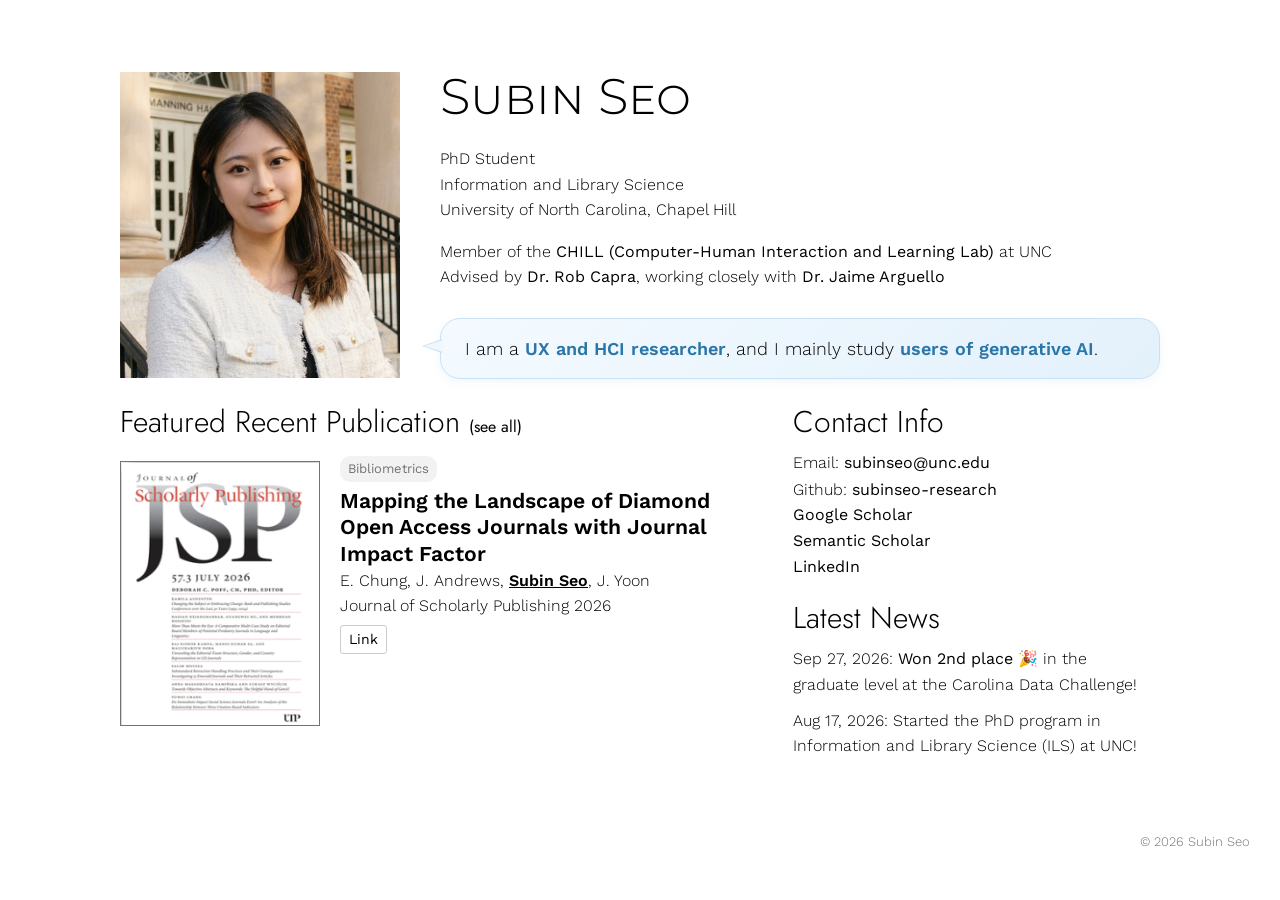
<file: index.html>
<!doctype html>
<html lang="en">
<head>
	<meta charset="utf-8">
	<meta name="viewport" content="width=device-width, initial-scale=1.0">
	<title>Subin Seo</title>
	<meta name="description" content="Subin Seo is a researcher working on [research area].">
	<link rel="preconnect" href="https://fonts.googleapis.com">
	<link href="https://fonts.googleapis.com/css2?family=Jost:wght@300;400;600&family=Montserrat:wght@300&family=Work+Sans:wght@300;400;600&display=swap" rel="stylesheet">
	<link href="css/style.css?v=93" rel="stylesheet">
	<script src="js/nav.js?v=18"></script>
	<link rel="icon" href="img/favicon.svg?v=3" type="image/svg+xml">
</head>
<body>

	<!-- ===== Top: portrait + name, affiliation, short bio ===== -->
	<section class="container intro">
		<img class="portrait" src="img/profile.jpg" alt="Portrait of Subin Seo">

		<div>
			<a class="title-name" href="index.html">Subin Seo</a>

			<p>
				PhD Student<br>
				Information and Library Science<br>
				University of North Carolina, Chapel Hill
			</p>

			<p>
				Member of the <a href="#">CHILL (Computer-Human Interaction and Learning Lab)</a> at UNC<br>
				Advised by <a href="https://sdis.unc.edu/person/rob-capra/">Dr. Rob Capra</a>,
				working closely with <a href="https://sdis.unc.edu/person/jaime-arguello/">Dr. Jaime Arguello</a>
			</p>

			<p class="speech-bubble">
				I am a <strong>UX and HCI researcher</strong>, and I mainly study <strong>users of generative AI</strong>.
			</p>
		</div>
	</section>

	<!-- ===== Bottom: publications (left) + sidebar (right) ===== -->
	<section class="container columns">

		<main class="main">
			<h2 class="mini-header">Featured Recent Publication <a href="publications.html" style="font-size: 16px; font-variant: normal;">(see all)</a></h2>
			<div id="latest-publications"></div>
		</main>

		<aside class="sidebar">
			<h2 class="mini-header">Contact Info</h2>
			<div class="contact">
				Email: <a href="mailto:subinseo@unc.edu" class="copy-email" data-copy="subinseo@unc.edu" title="Click to copy">subinseo@unc.edu</a><span class="copy-status" aria-live="polite"></span><br>
				Github: <a href="https://github.com/subinseo-research">subinseo-research</a><br>
				<a href="https://scholar.google.com/citations?user=gc2EozkAAAAJ&amp;hl=en">Google Scholar</a><br>
				<a href="https://www.semanticscholar.org/author/Subin-Seo/2382755878">Semantic Scholar</a><br>
				<a href="https://www.linkedin.com/in/subin-seo-029834264/">LinkedIn</a>
			</div>

			<h2 class="mini-header">Latest News</h2>
			<p>Sep 27, 2026: <a href="https://lnkd.in/p/ehjP7rU3">Won 2nd place</a> 🎉 in the graduate level at the Carolina Data Challenge!</p>
			<p>Aug 17, 2026: Started the PhD program in Information and Library Science (ILS) at UNC!</p>

			<!-- Optional section; delete if not needed.
			<h2 class="mini-header">Application Materials</h2>
			<a href="papers/research_statement.pdf">Research Statement</a>,
			<a href="papers/teaching_statement.pdf">Teaching Statement</a>
			-->
		</aside>

	</section>

	<footer>
		&copy; 2026 Subin Seo
	</footer>

	<script src="data/publications.js?v=25"></script>
	<script src="js/publications.js?v=18"></script>
	<script>
		renderPublications(document.getElementById("latest-publications"), { featured: true });

		// Clicking the email copies it instead of opening a mail app.
		// If copying is not possible, the normal mailto link still works.
		document.querySelectorAll(".copy-email").forEach(function (link) {
			var status = link.nextElementSibling;
			var timer;

			function copyFallback(text) {
				var area = document.createElement("textarea");
				area.value = text;
				area.style.position = "fixed";
				area.style.opacity = "0";
				document.body.appendChild(area);
				area.select();
				var ok = false;
				try {
					ok = document.execCommand("copy");
				} catch (e) {}
				area.remove();
				return ok;
			}

			function showCopied() {
				status.textContent = "Copied!";
				clearTimeout(timer);
				timer = setTimeout(function () {
					status.textContent = "";
				}, 2000);
			}

			link.addEventListener("click", function (e) {
				var text = link.getAttribute("data-copy");
				if (navigator.clipboard && window.isSecureContext) {
					e.preventDefault();
					navigator.clipboard.writeText(text).then(showCopied, function () {
						if (copyFallback(text)) showCopied();
						else location.href = link.href;
					});
				} else if (copyFallback(text)) {
					e.preventDefault();
					showCopied();
				}
			});
		});
	</script>
</body>
</html>
</file>
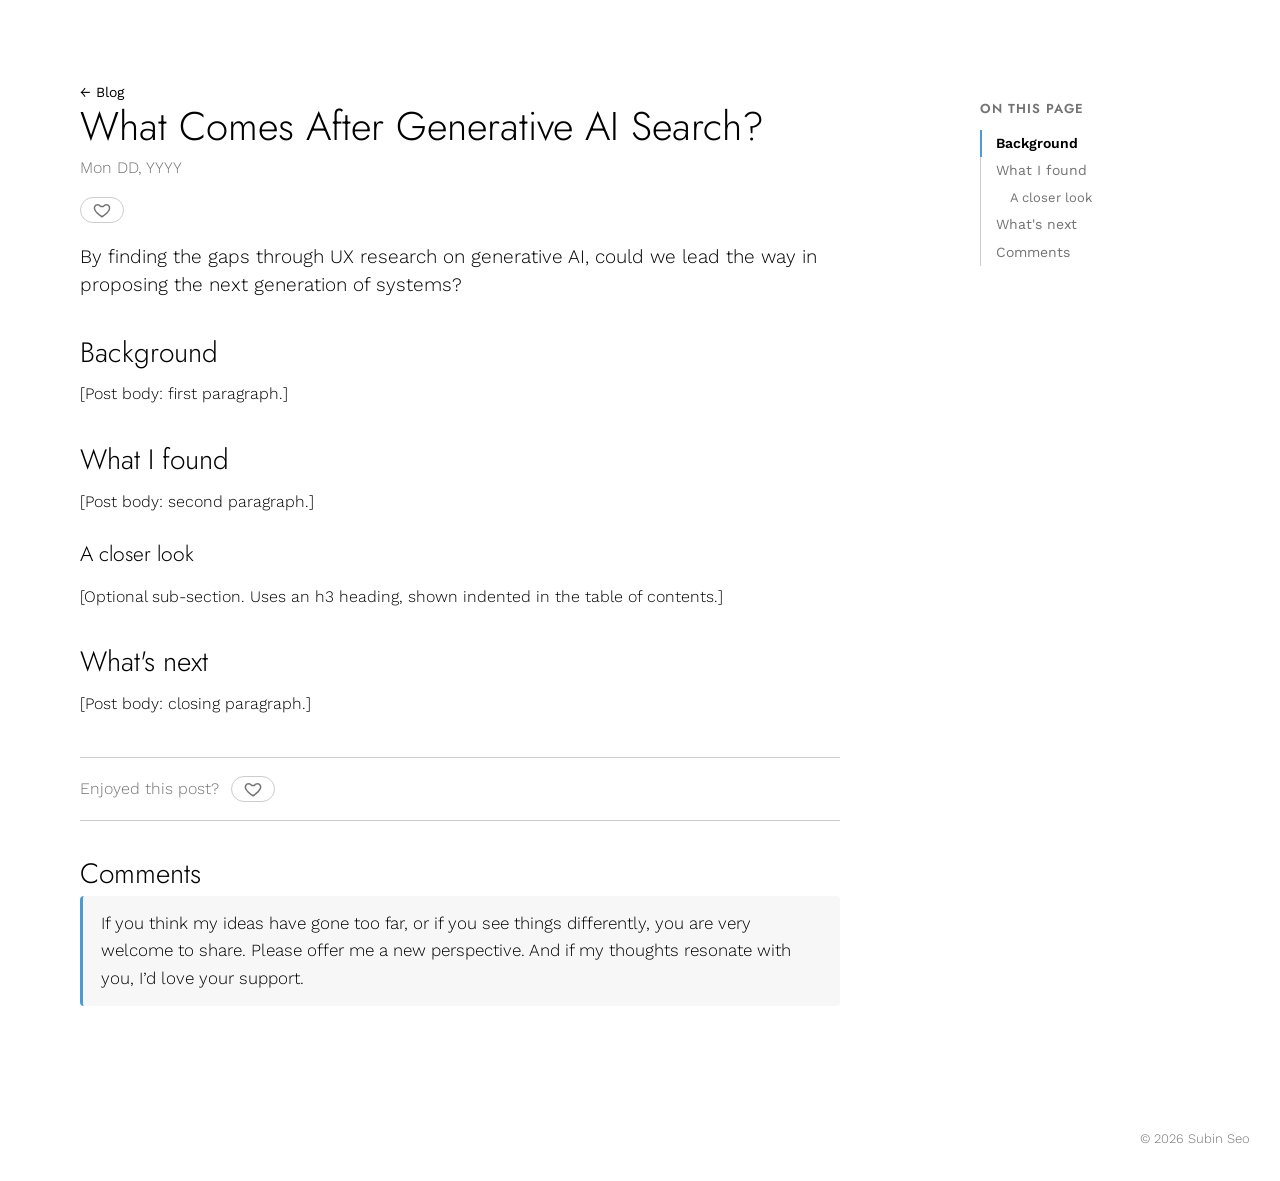
<file: blog/next-generation/index.html>
<!doctype html>
<html lang="en">
<head>
	<meta charset="utf-8">
	<meta name="viewport" content="width=device-width, initial-scale=1.0">
	<title>What Comes After Generative AI Search? - Subin Seo</title>
	<link rel="preconnect" href="https://fonts.googleapis.com">
	<link href="https://fonts.googleapis.com/css2?family=Jost:wght@300;400;600&family=Montserrat:wght@300&family=Work+Sans:wght@300;400;600&display=swap" rel="stylesheet">
	<link href="../../css/style.css?v=87" rel="stylesheet">
	<script src="../../js/nav.js?v=18"></script>
	<link rel="icon" href="../../img/favicon.svg?v=3" type="image/svg+xml">
</head>
<body>

	<!--
		Blog post template. To write another post:
		  1. Copy this whole folder (blog/next-generation/) to blog/<your-slug>/. The slug is a short unique id
		     (lowercase letters, numbers, hyphens). Put the post's images in the same folder and reference them
		     by file name alone (e.g. <img src="figure1.png">).
		  2. In the copy's index.html, change data-slug (three places) to the same slug, and edit the title,
		     date and text. Keep the ../../ in the css/js/link paths at the top and bottom.
		  3. Write the post with h2 (and optional h3) headings inside .post-body: the floating
		     table of contents on the right is built from them automatically.
		  4. Add an entry for the post at the top of data/blog.js (the blog list), and add the slug to
		     ALLOWED_SLUGS in worker/wrangler.toml, then run `npx wrangler deploy` (hearts only).
	-->
	<div class="page page-post">
		<div class="post-layout">

			<article class="post-main" data-slug="next-generation">
				<p class="back"><a href="../../blog.html">&larr; Blog</a></p>
				<h1>What Comes After Generative AI Search?</h1>
				<p class="meta">Mon DD, YYYY</p>

				<div class="post-stats">
					<button type="button" class="heart-btn" data-slug="next-generation"></button>
					<a class="comment-count" href="#comments" data-slug="next-generation" hidden><svg viewBox="0 0 24 24" width="18" height="18" aria-hidden="true"><path d="M4 4h16a1 1 0 0 1 1 1v11a1 1 0 0 1-1 1H9l-5 4V5a1 1 0 0 1 1-1z"/></svg><span class="comment-num"></span></a>
				</div>

				<p class="post-lead">
					By finding the gaps through UX research on generative AI,
					could we lead the way in proposing the next generation of systems?
				</p>

				<div class="post-body">
					<h2>Background</h2>
					<p>[Post body: first paragraph.]</p>

					<h2>What I found</h2>
					<p>[Post body: second paragraph.]</p>

					<h3>A closer look</h3>
					<p>[Optional sub-section. Uses an h3 heading, shown indented in the table of contents.]</p>

					<h2>What's next</h2>
					<p>[Post body: closing paragraph.]</p>
				</div>

				<div class="post-end">
					<span>Enjoyed this post?</span>
					<button type="button" class="heart-btn" data-slug="next-generation"></button>
				</div>

				<section id="comments" class="comments">
					<h2>Comments</h2>
					<p class="comments-intro">
						If you think my ideas have gone too far, or if you see things differently, you are very welcome to share.
						Please offer me a new perspective. And if my thoughts resonate with you, I’d love your support.
					</p>
					<div id="giscus-box"></div>
				</section>
			</article>

			<aside class="toc" aria-label="Table of contents">
				<div class="toc-inner">
					<p class="toc-title">On this page</p>
					<ol id="toc-list"></ol>
				</div>
			</aside>

		</div>
	</div>

	<footer>
		&copy; 2026 Subin Seo
	</footer>

	<script src="../../js/blog-config.js?v=3"></script>
	<script src="../../js/blog.js?v=4"></script>
</body>
</html>
</file>
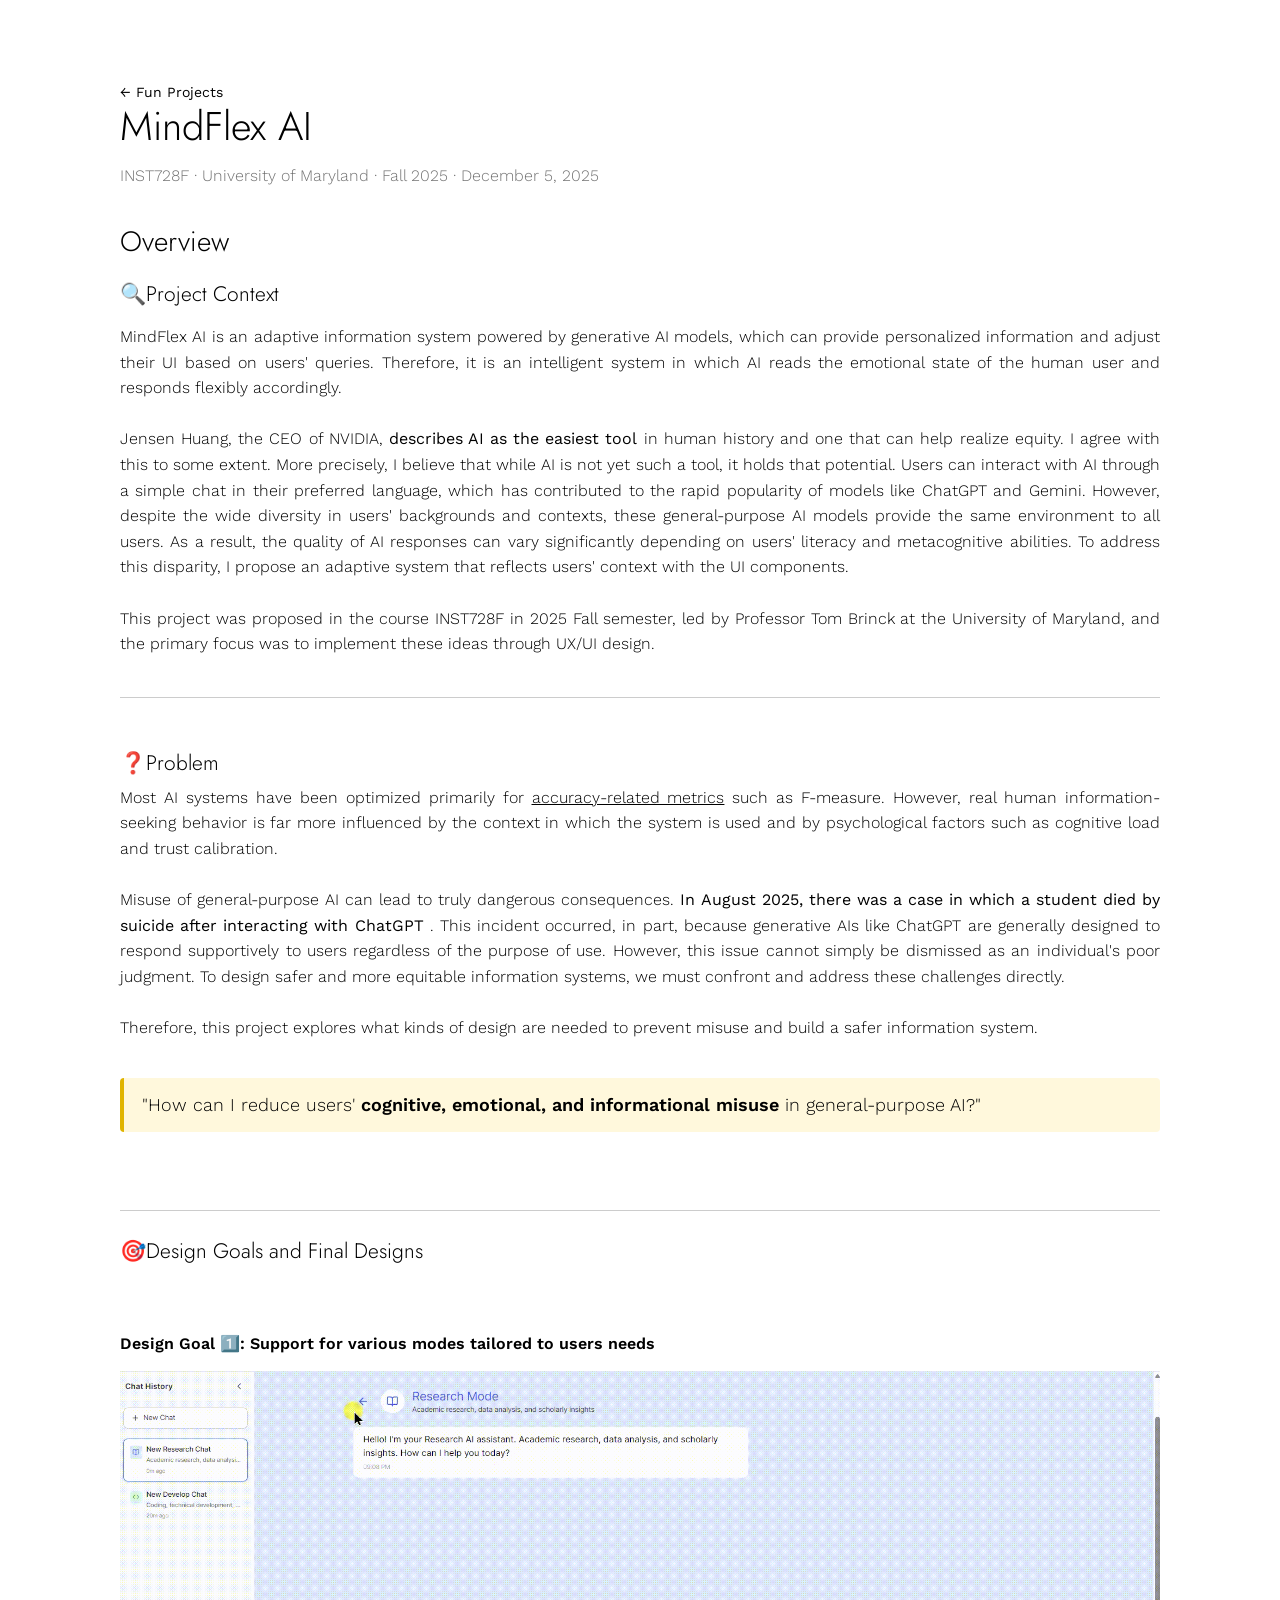
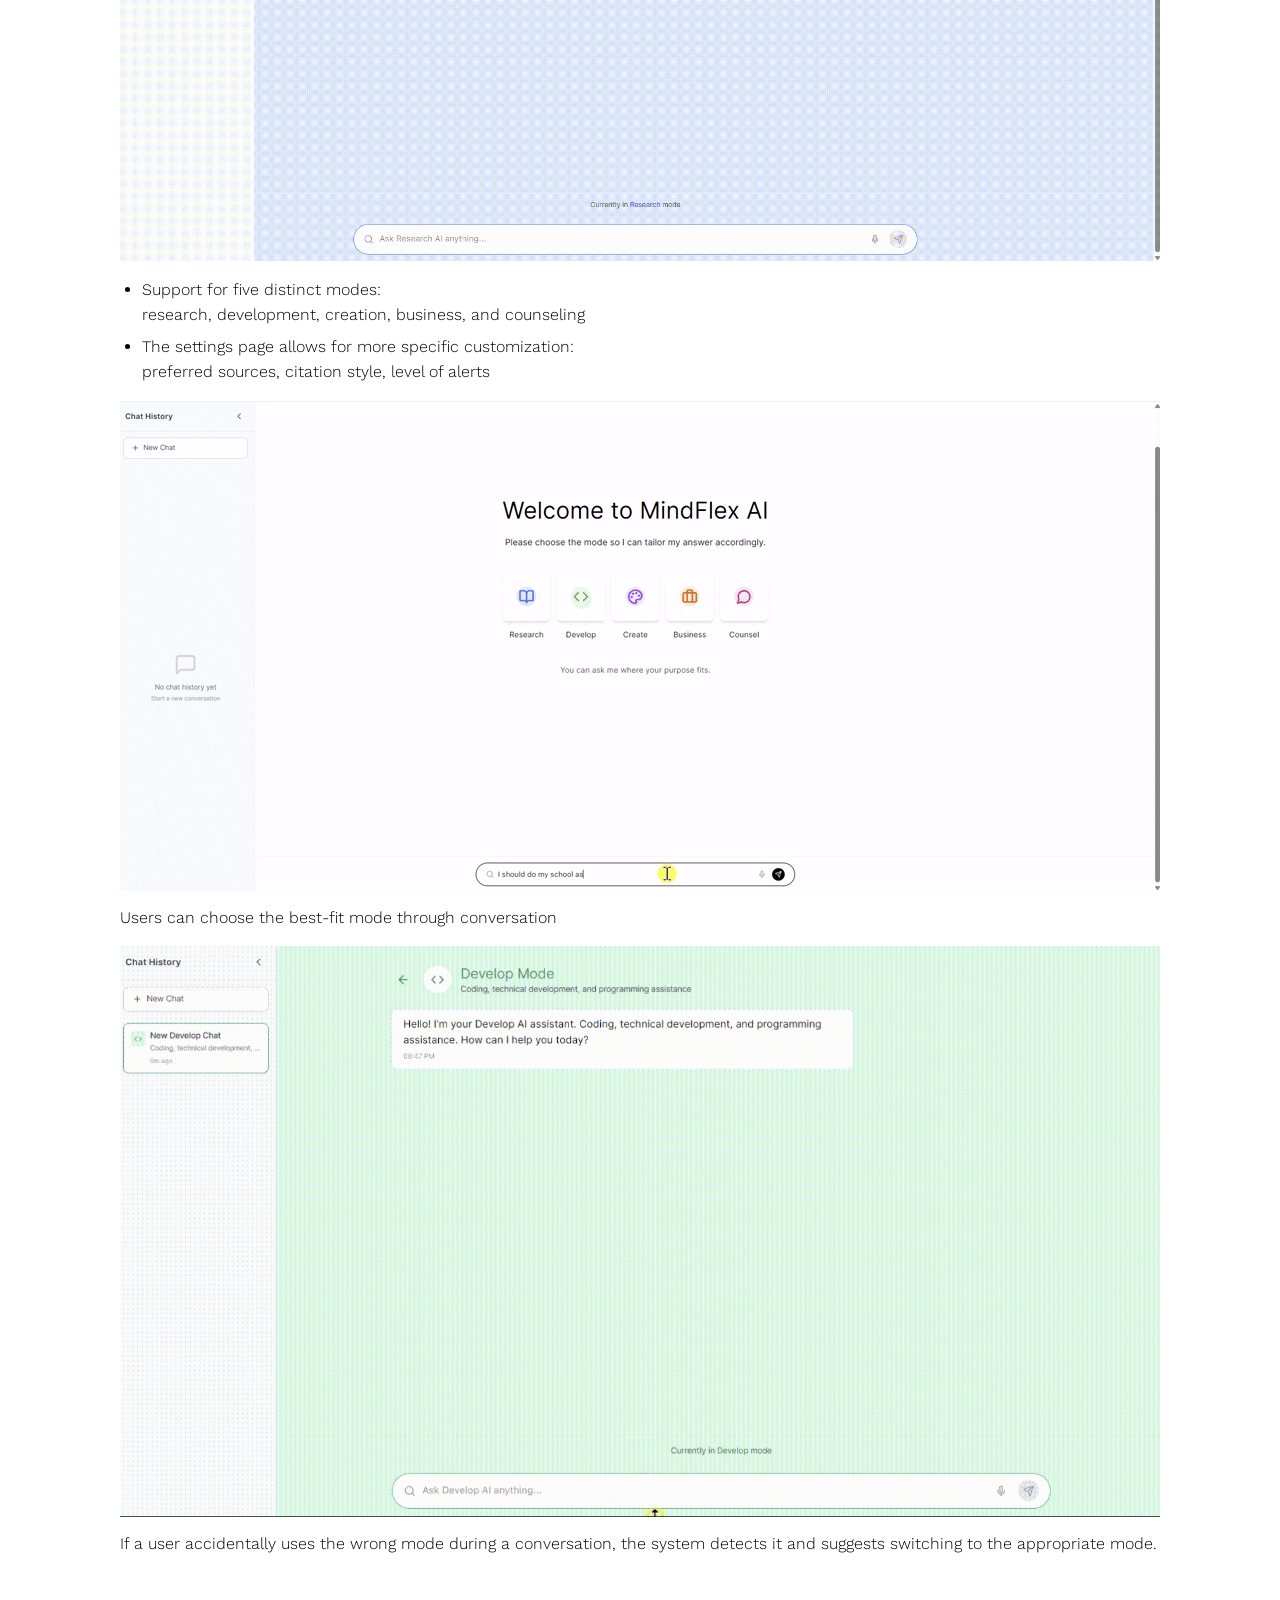
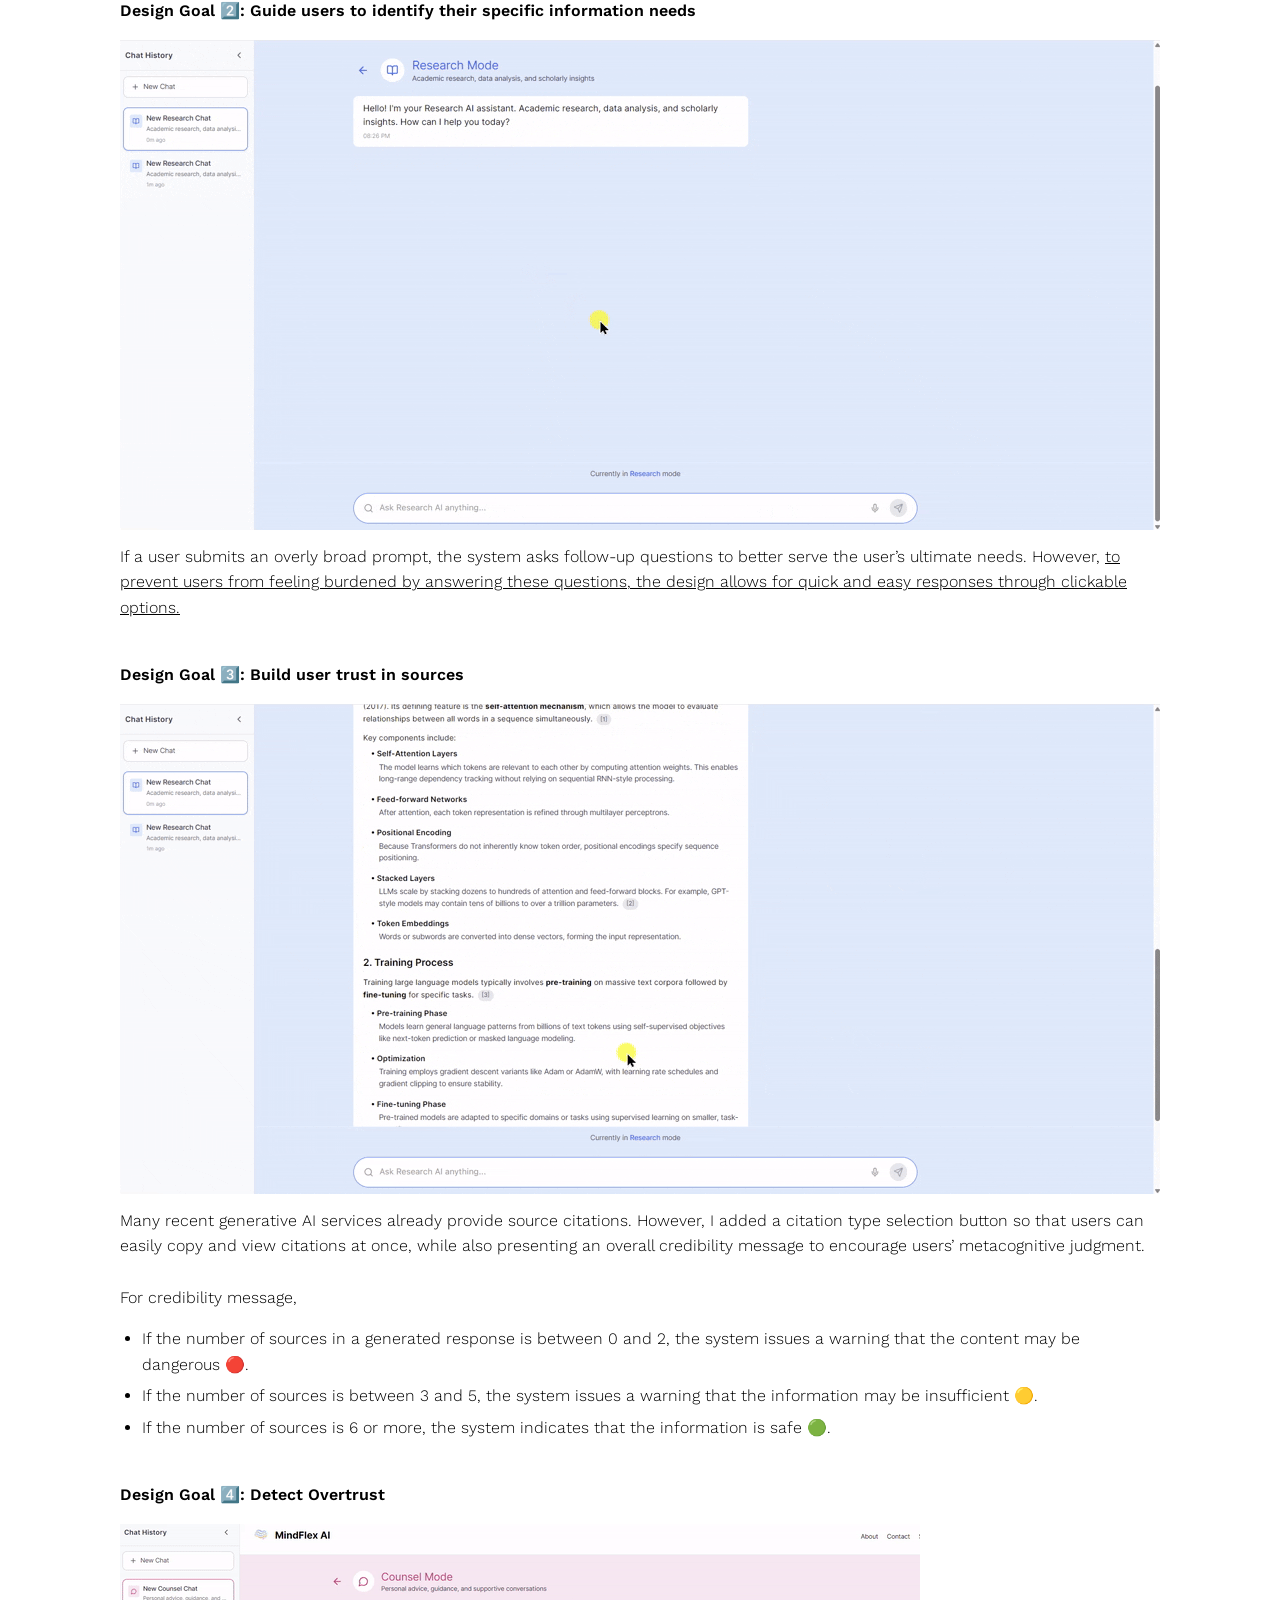
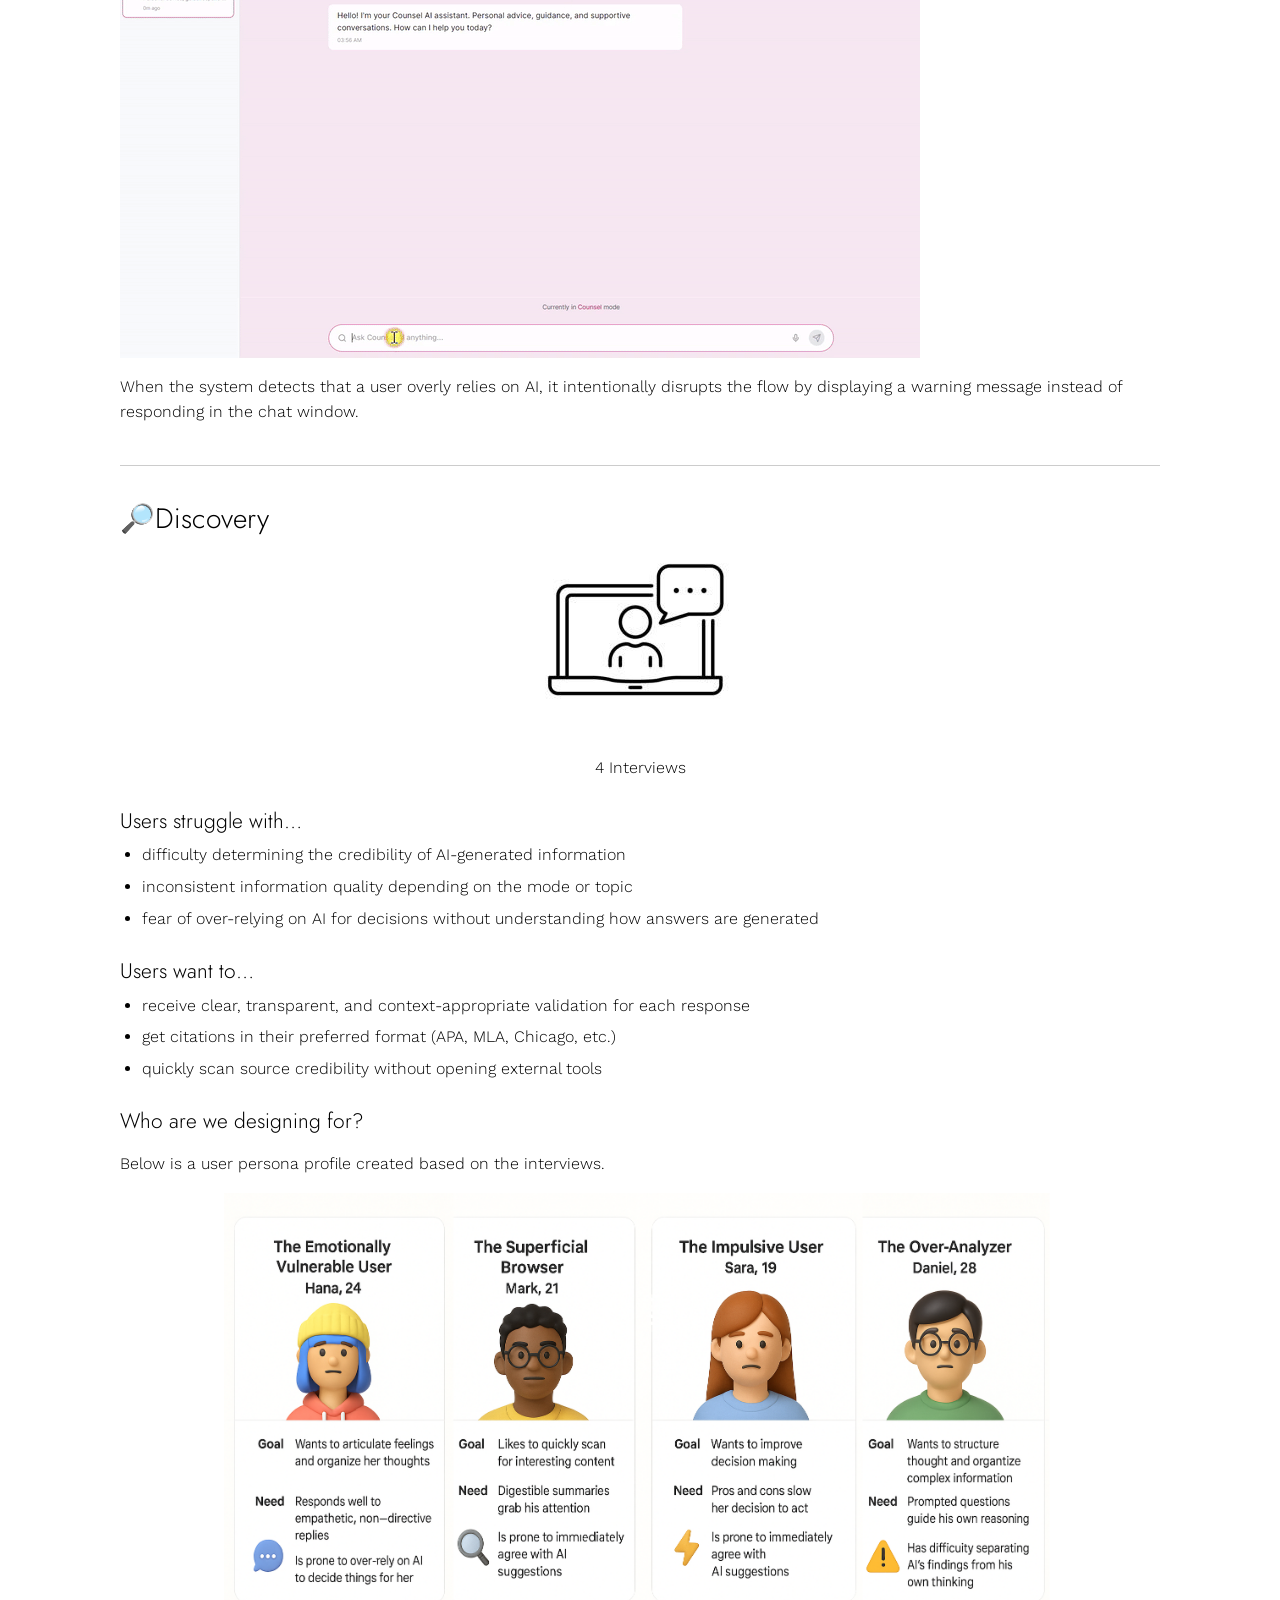
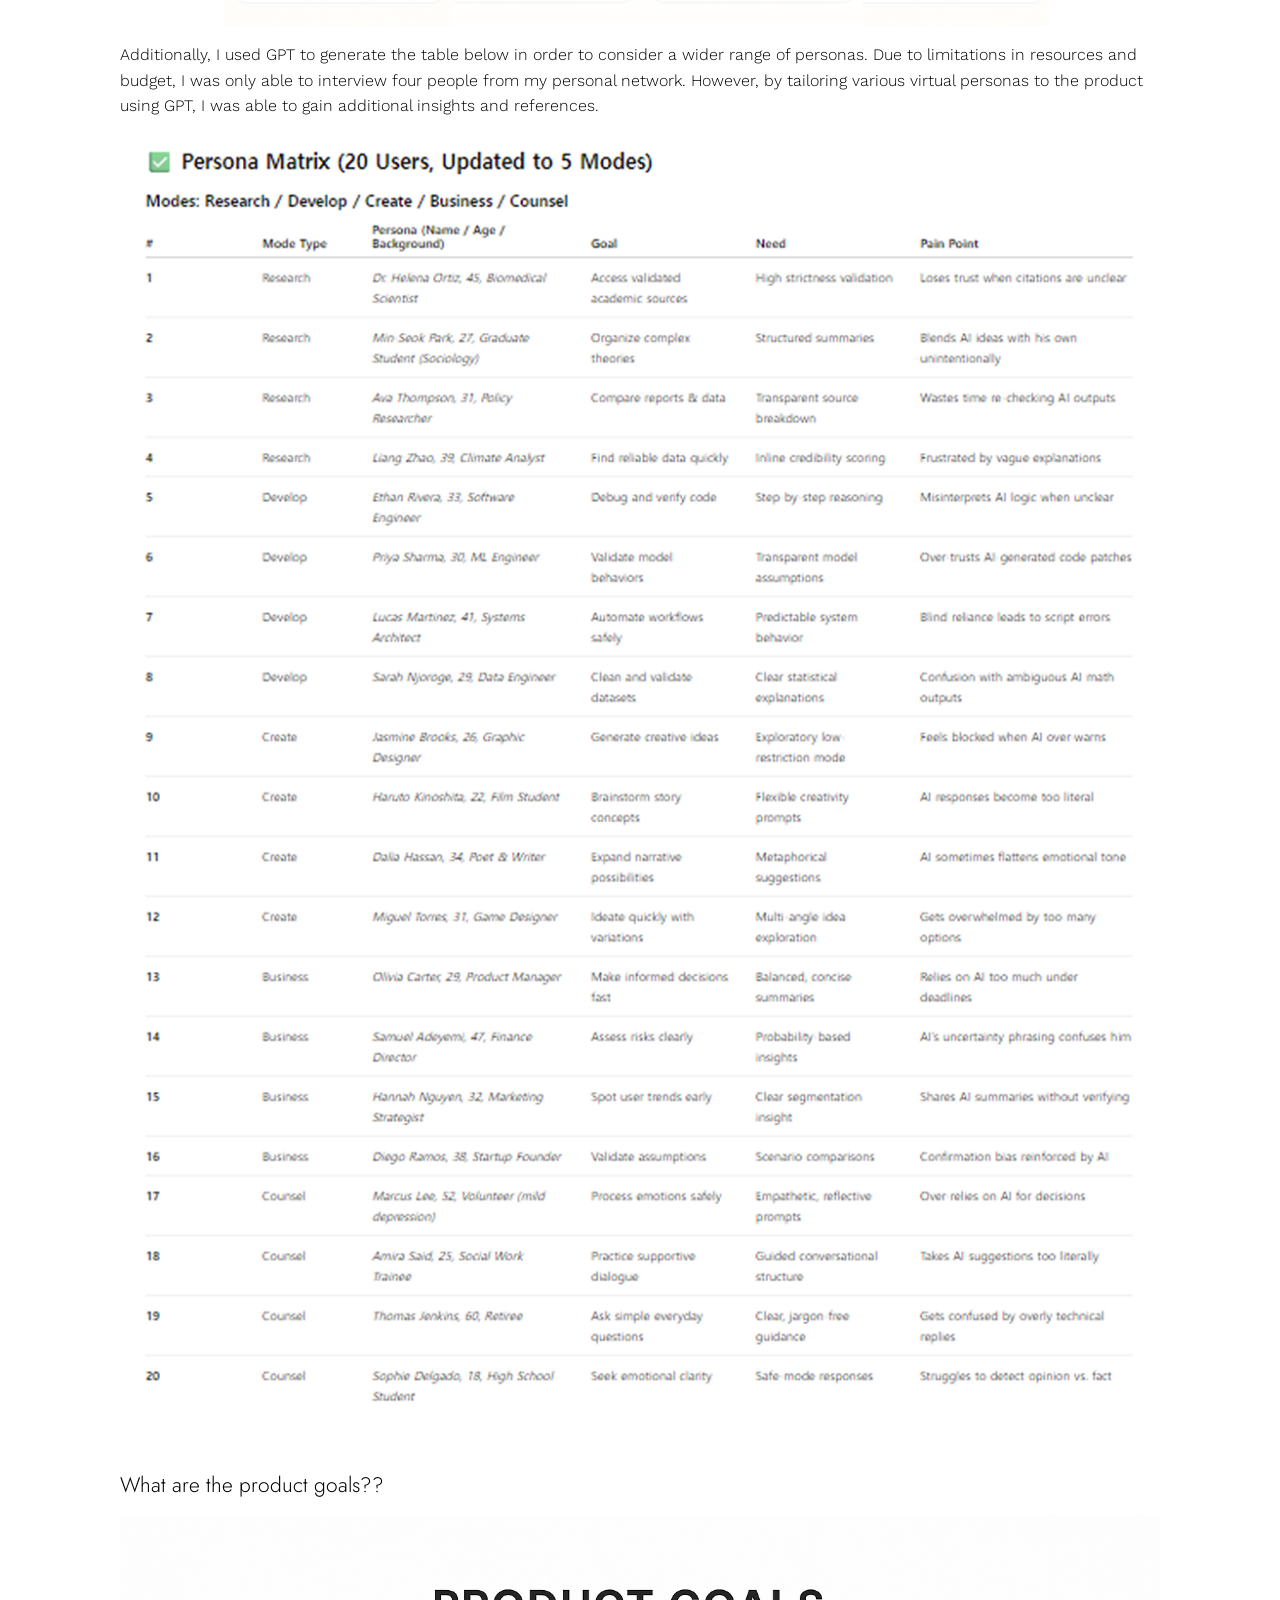
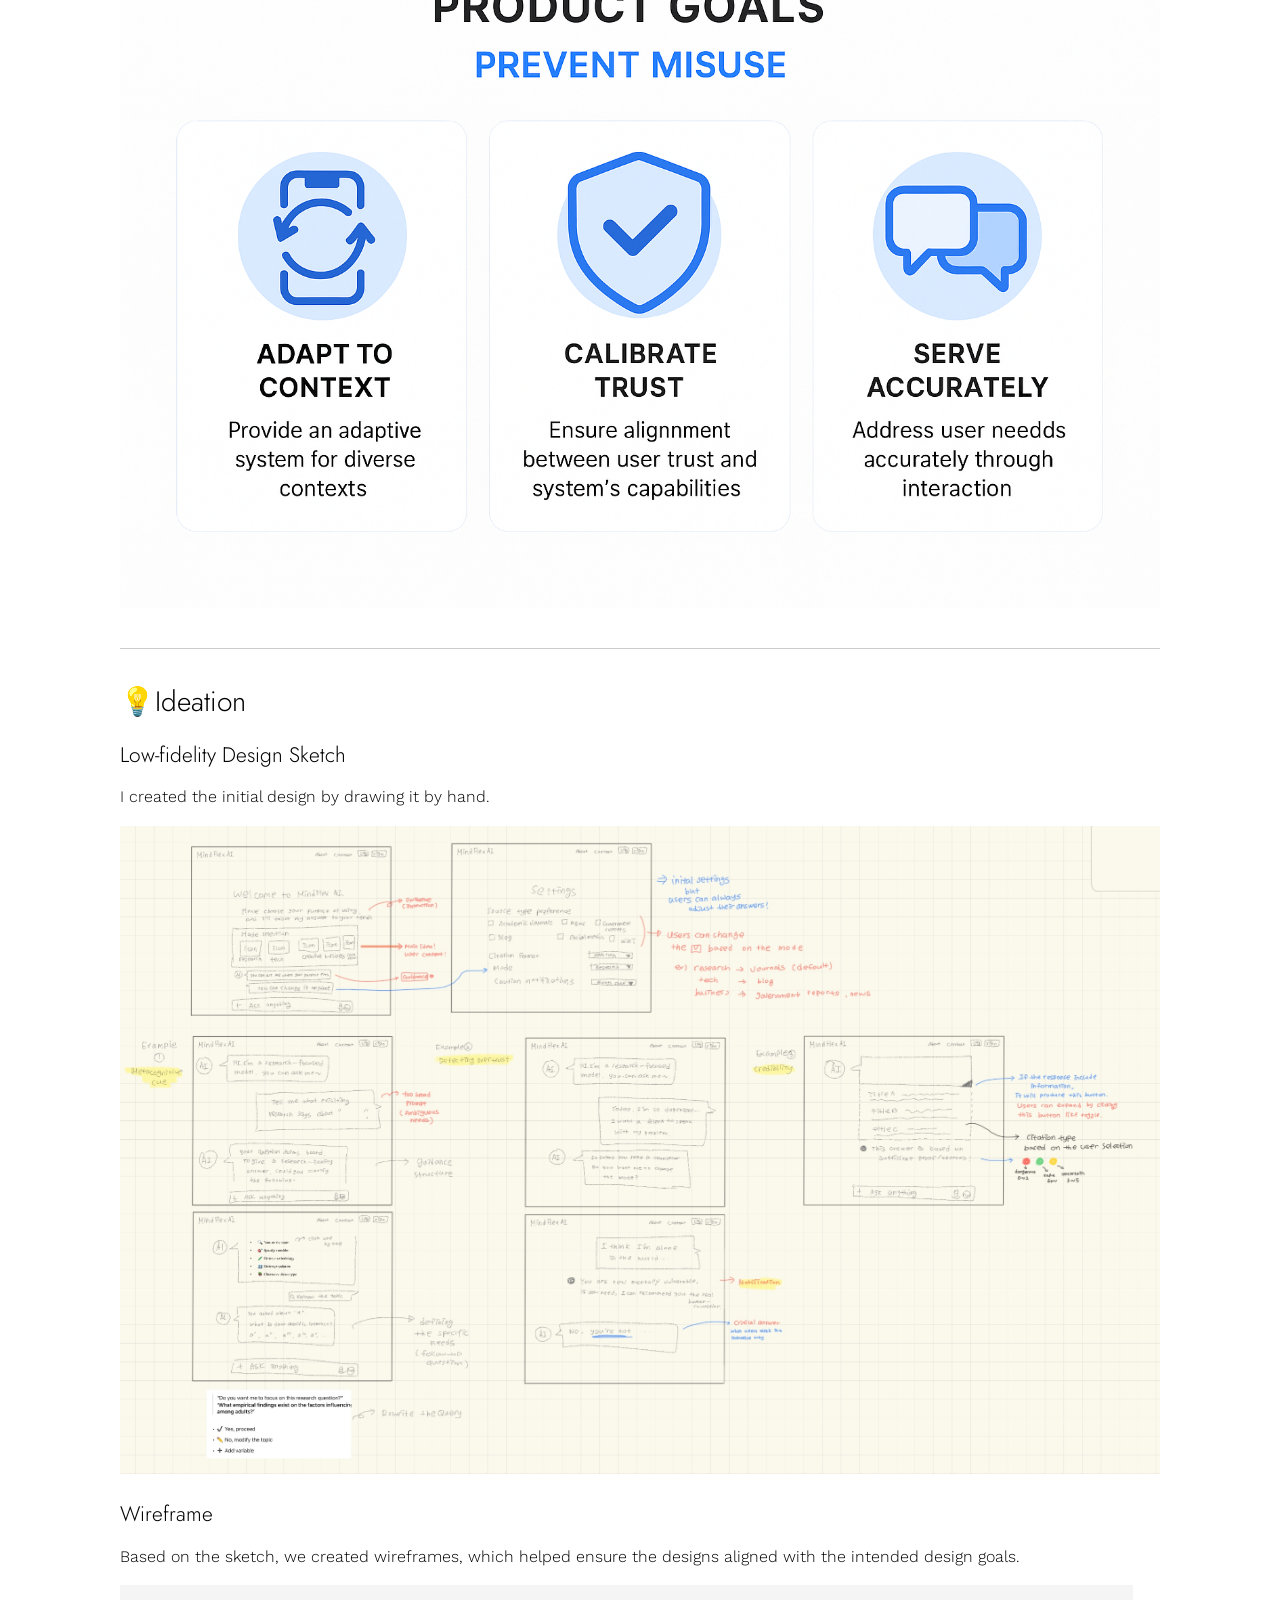
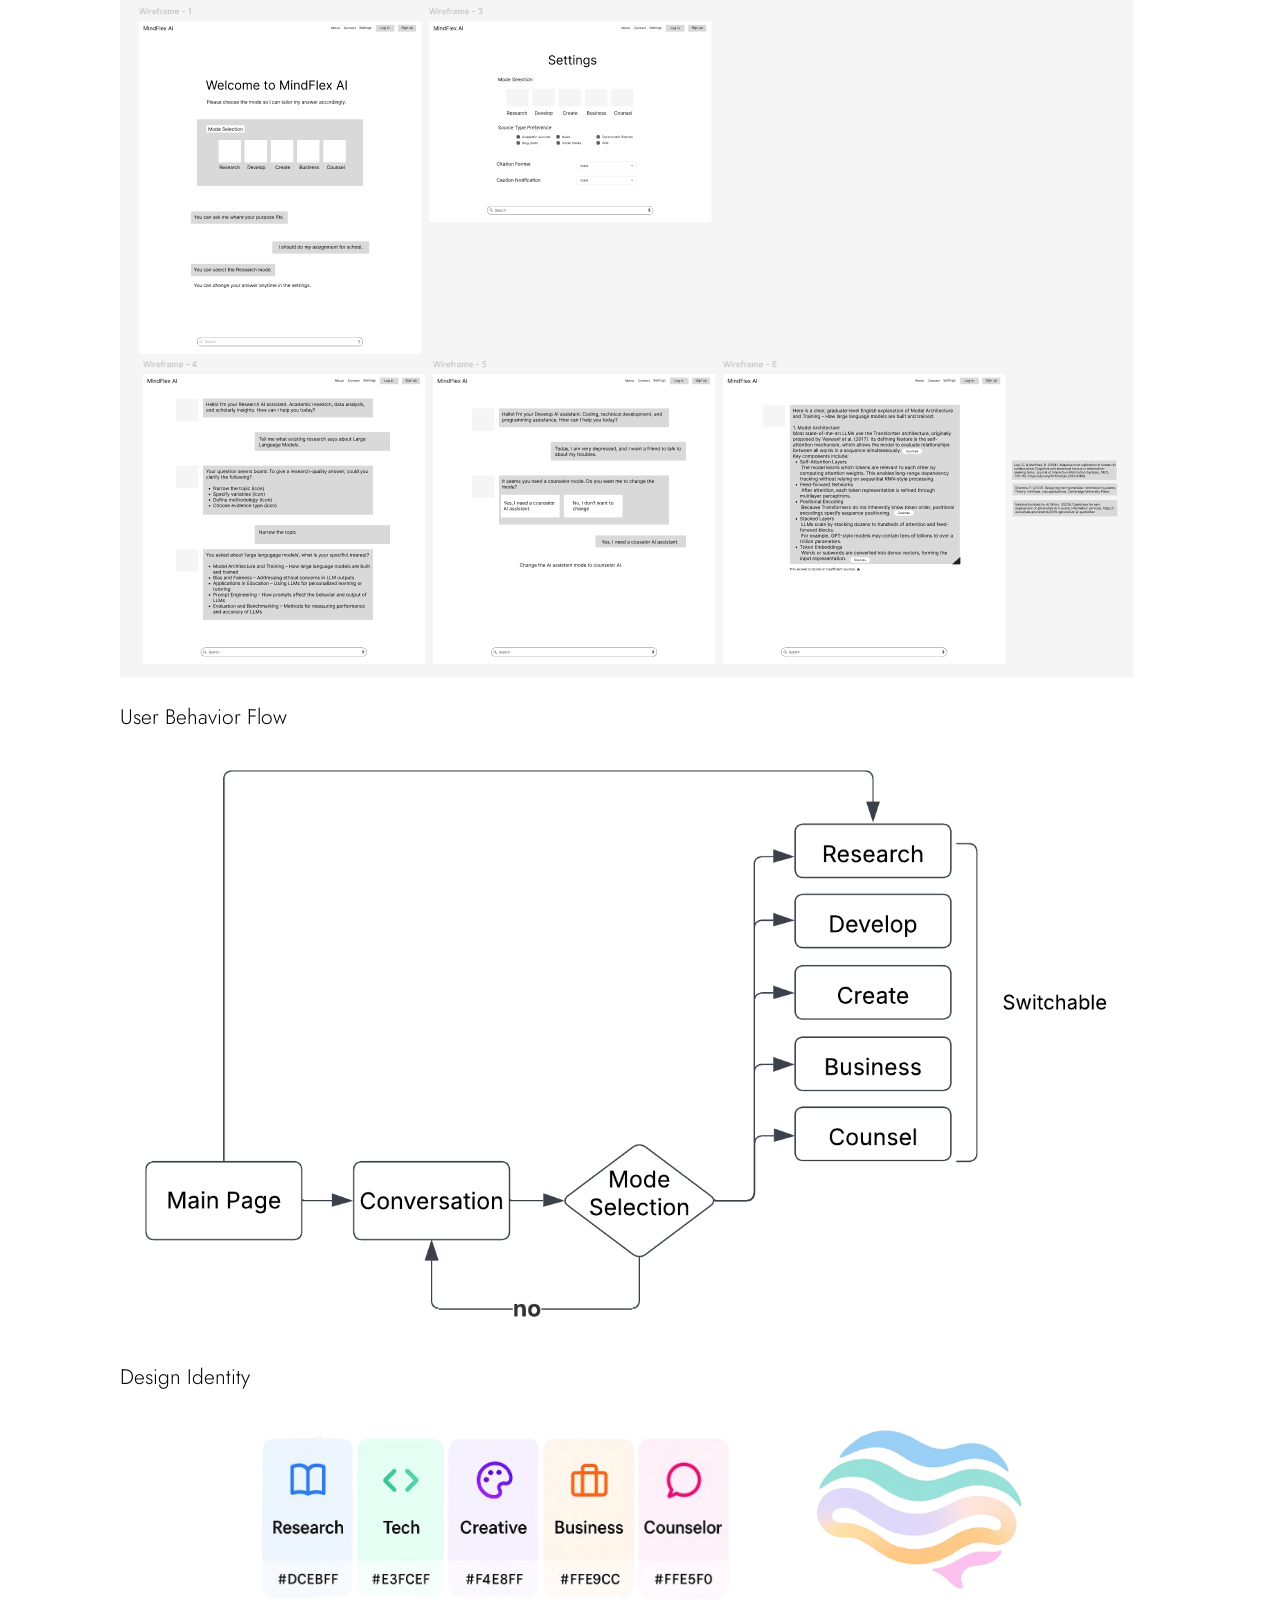
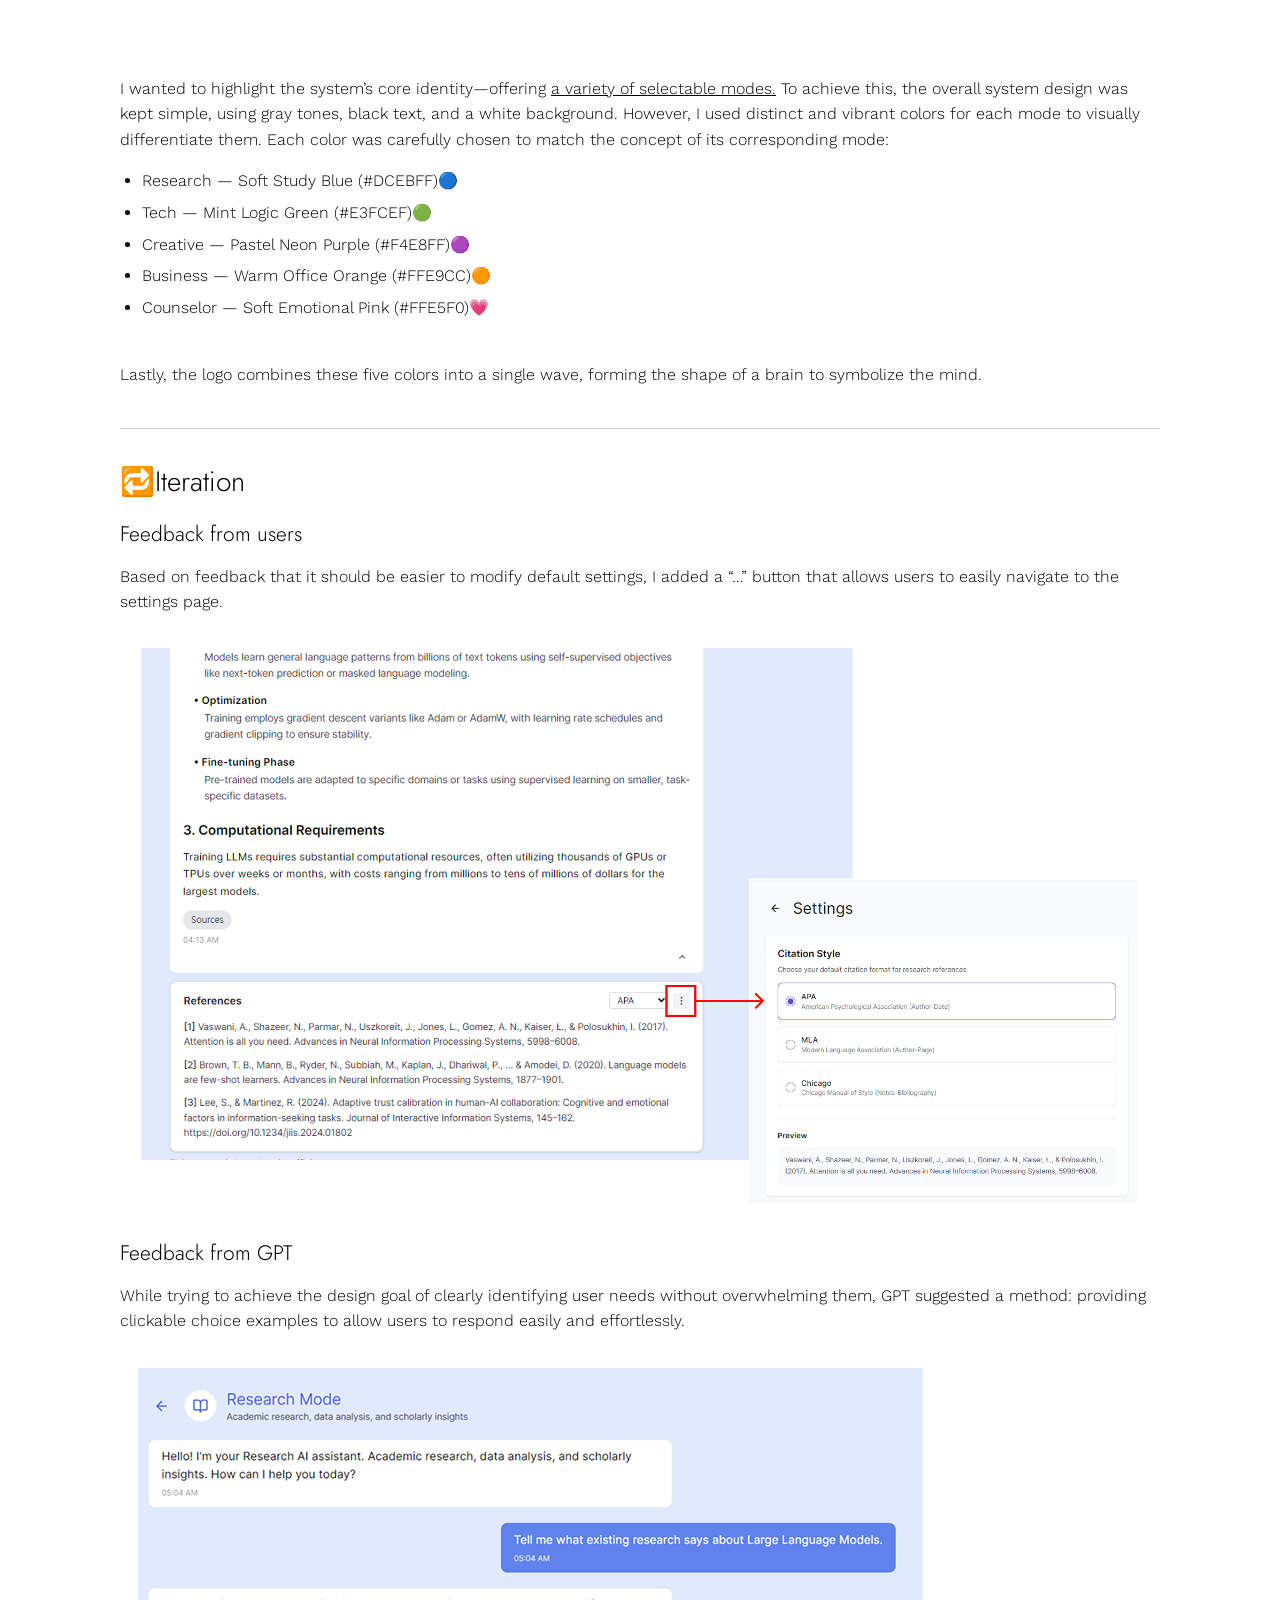
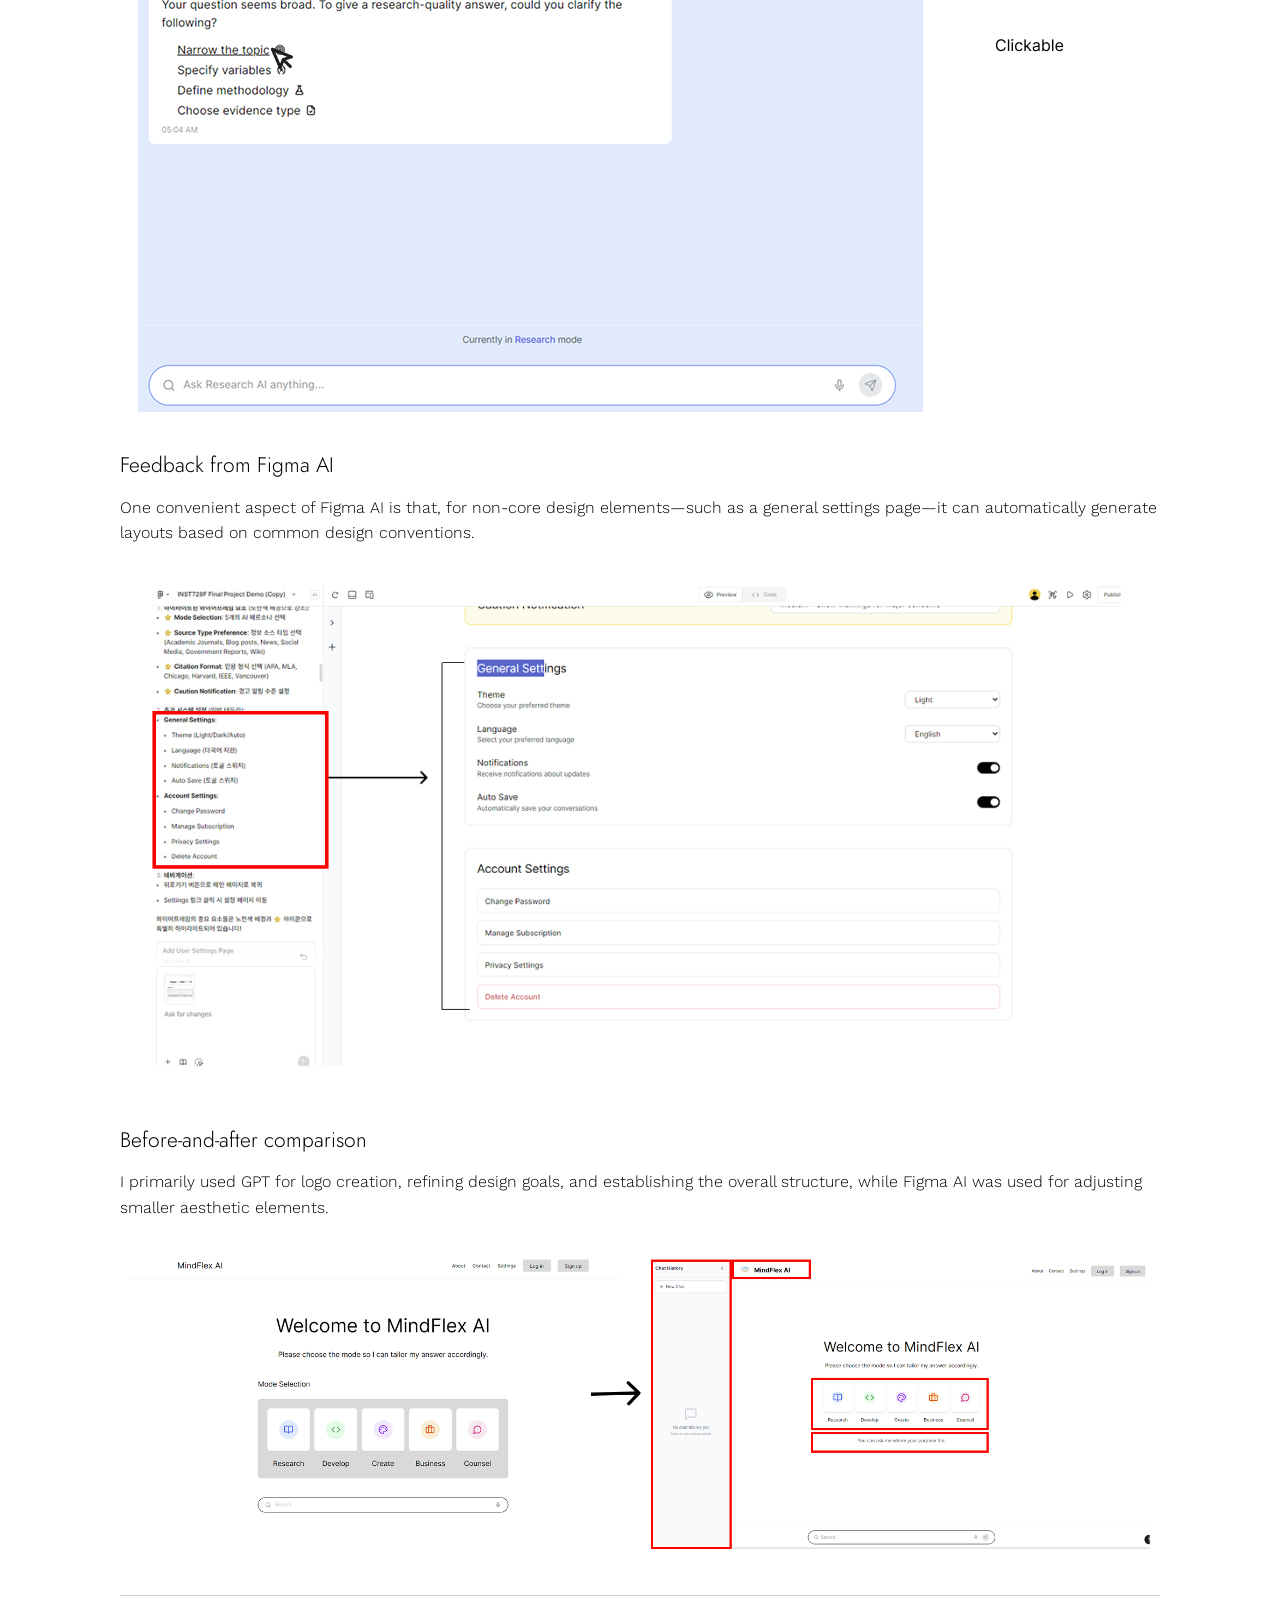
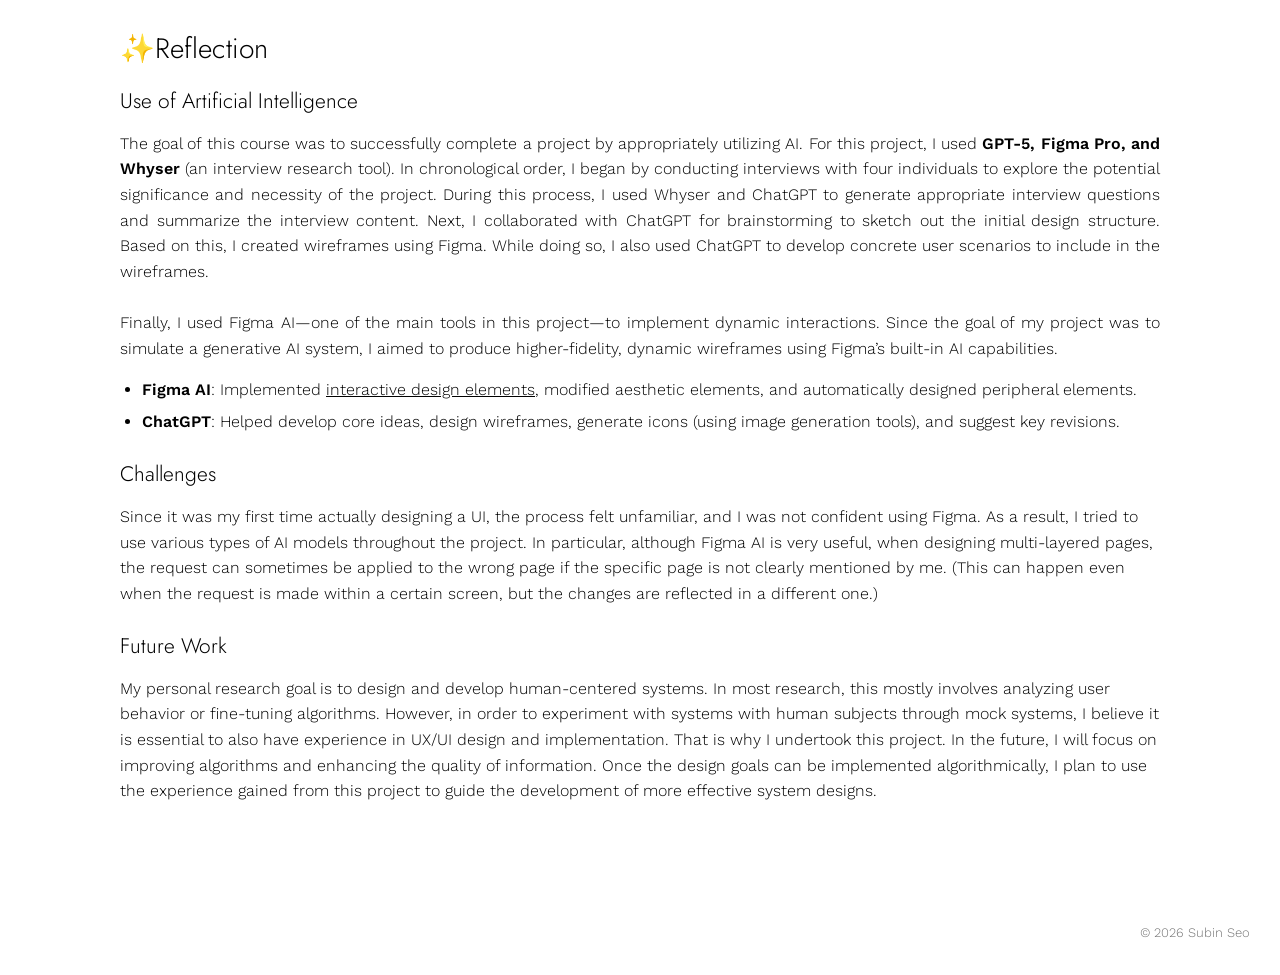
<file: projects/mindflex/index.html>
<!doctype html>
<html lang="en">
<head>
	<meta charset="utf-8">
	<meta name="viewport" content="width=device-width, initial-scale=1.0">
	<title>MindFlex AI - Subin Seo</title>
	<link rel="preconnect" href="https://fonts.googleapis.com">
	<link href="https://fonts.googleapis.com/css2?family=Jost:wght@300;400;600&family=Montserrat:wght@300&family=Work+Sans:wght@300;400;600&display=swap" rel="stylesheet">
	<link href="../../css/style.css?v=87" rel="stylesheet">
	<script src="../../js/nav.js?v=18"></script>
	<link rel="icon" href="../../img/favicon.svg?v=3" type="image/svg+xml">
</head>
<body>

	<!-- Project write-up, copied from my own blog post (subinseo-research.github.io/2025/12/05/INST728F). -->
	<article class="page page-wide">
		<p class="back"><a href="../../projects.html">&larr; Fun Projects</a></p>
		<h1>MindFlex AI</h1>
		<p class="meta">INST728F &middot; University of Maryland &middot; Fall 2025 &middot; December 5, 2025</p>

		<div class="post-body">
		        <h2>Overview</h2>

		<div style="text-align: justify;">
		<h3>🔍Project Context</h3>
		<p>MindFlex AI is an adaptive information system powered by generative AI models, which can provide personalized information and adjust their UI based on users' queries.  Therefore, it is an intelligent system in which AI reads the emotional state of the human user and responds flexibly accordingly.
		<br /><br />
		Jensen Huang, the CEO of NVIDIA,<a href="https://www.instagram.com/reel/DR4QwDcDIVd/" target="_blank" rel="noopener noreferrer"> describes AI as the easiest tool</a> in human history and one that can help realize equity. I agree with this to some extent. More precisely, I believe that while AI is not yet such a tool, it holds that potential. Users can interact with AI through a simple chat in their preferred language, which has contributed to the rapid popularity of models like ChatGPT and Gemini. However, despite the wide diversity in users' backgrounds and contexts, these general-purpose AI models provide the same environment to all users. As a result, the quality of AI responses can vary significantly depending on users' literacy and metacognitive abilities. To address this disparity, I propose an adaptive system that reflects users' context with the UI components. 
		<br /><br />
		This project was proposed in the course INST728F in 2025 Fall semester, led by Professor Tom Brinck at the University of Maryland, and the primary focus was to implement these ideas through UX/UI design.
		</p> 
		</div>

		<hr />
		<div style="text-align: justify;">
		    <br />
		    <h3>❓Problem</h3>
		    Most AI systems have been optimized primarily for <u>accuracy-related metrics</u> such as F-measure. However, real human information-seeking behavior is far more influenced by the context in which the system is used and by psychological factors such as cognitive load and trust calibration. 
		    <br /><br />
		    Misuse of general-purpose AI can lead to truly dangerous consequences. <a href="https://www.youtube.com/watch?v=jBnJlwcnOBI" target="_blank" rel="noopener noreferrer"> In August 2025, there was a case in which a student died by suicide after interacting with ChatGPT </a>. This incident occurred, in part, because generative AIs like ChatGPT are generally designed to respond supportively to users regardless of the purpose of use. However, this issue cannot simply be dismissed as an individual's poor judgment. To design safer and more equitable information systems, we must confront and address these challenges directly.
		    <br /><br />
		    Therefore, this project explores what kinds of design are needed to prevent misuse and build a safer information system.
		    <br /><br />
		    <div class="notice--yellow">
		    "How can I reduce users' <strong>cognitive, emotional, and informational misuse</strong> in general-purpose AI?"
		    </div>
		    <br />
		</div>

		<hr />
		<h3>🎯Design Goals and Final Designs</h3>

		<p><br />
		<br />
		<strong>Design Goal 1️⃣: Support for various modes tailored to users needs</strong>
		<img loading="lazy" src="MainStream.gif" alt="Mainstream GIF" /></p>
		<ul>
		  <li>Support for five distinct modes:<br /> 
		          research, development, creation, business, and counseling</li>
		  <li>The settings page allows for more specific customization: <br />
		          preferred sources, citation style, level of alerts 
		<br /></li>
		</ul>

		<p><img loading="lazy" src="Mainstream2.gif" alt="Mainstream2" />
		Users can choose the best-fit mode through conversation
		<br /></p>

		<p><img loading="lazy" src="Mainstream3.gif" alt="Mainstream3" />
		If a user accidentally uses the wrong mode during a conversation, the system detects it and suggests switching to the appropriate mode.</p>

		<p><br />
		<strong>Design Goal 2️⃣: Guide users to identify their specific information needs</strong></p>

		<p><img loading="lazy" src="Function1.gif" alt="Function1 GIF" />
		If a user submits an overly broad prompt, the system asks follow-up questions to better serve the user’s ultimate needs. However, <u>to prevent users from feeling burdened by answering these questions, the design allows for quick and easy responses through clickable options.</u></p>

		<p><br />
		<strong>Design Goal 3️⃣: Build user trust in sources</strong></p>

		<p><img loading="lazy" src="Function2.gif" alt="Function2 GIF" />
		Many recent generative AI services already provide source citations. However, I added a citation type selection button so that users can easily copy and view citations at once, while also presenting an overall credibility message to encourage users’ metacognitive judgment.
		<br /><br />
		For credibility message,</p>
		<ul>
		  <li>If the number of sources in a generated response is between 0 and 2, the system issues a warning that the content may be dangerous 🔴.</li>
		  <li>If the number of sources is between 3 and 5, the system issues a warning that the information may be insufficient 🟡.</li>
		  <li>If the number of sources is 6 or more, the system indicates that the information is safe 🟢.</li>
		</ul>

		<p><br />
		<strong>Design Goal 4️⃣: Detect Overtrust</strong></p>

		<p><img loading="lazy" src="Function3.gif" alt="Function3 GIF" /></p>

		<p>When the system detects that a user overly relies on AI, it intentionally disrupts the flow by displaying a warning message instead of responding in the chat window.</p>

		<hr />
		<h2>🔎Discovery</h2>

		<div align="center">
		  <img loading="lazy" src="interview.png" alt="interview" /> <br />
		  4 Interviews 
		</div>

		<h3>Users struggle with…</h3>
		<ul>
		  <li>difficulty determining the credibility of AI-generated information</li>
		  <li>inconsistent information quality depending on the mode or topic</li>
		  <li>fear of over-relying on AI for decisions without understanding how answers are generated</li>
		</ul>

		<h3>Users want to…</h3>
		<ul>
		  <li>receive clear, transparent, and context-appropriate validation for each response</li>
		  <li>get citations in their preferred format (APA, MLA, Chicago, etc.)</li>
		  <li>quickly scan source credibility without opening external tools</li>
		</ul>

		<h3>Who are we designing for?</h3>
		<p>Below is a user persona profile created based on the interviews.</p>

		<div align="center">
		  <img loading="lazy" src="User1.png" alt="User1" width="80%" />
		</div>

		<p>Additionally, I used GPT to generate the table below in order to consider a wider range of personas. Due to limitations in resources and budget, I was only able to interview four people from my personal network. However, by tailoring various virtual personas to the product using GPT, I was able to gain additional insights and references.</p>

		<div align="center">
		  <img loading="lazy" src="User2.png" alt="User2" width="100%" />
		</div>

		<h3>What are the product goals??</h3>
		<p><img loading="lazy" src="goal.png" alt="goal" /></p>

		<hr />
		<h2>💡Ideation</h2>

		<h3>Low-fidelity Design Sketch</h3>
		<p>I created the initial design by drawing it by hand.</p>

		<p><img loading="lazy" src="Low-fidelity_wireframe.jpg" alt="Low-fidelity_wireframe" /></p>

		<h3>Wireframe</h3>
		<p>Based on the sketch, we created wireframes, which helped ensure the designs aligned with the intended design goals.</p>

		<p><img loading="lazy" src="High-fidelity_wireframe.png" alt="Highfidelity_wireframe" /></p>

		<h3>User Behavior Flow</h3>
		<div align="center">
		  <img loading="lazy" src="flow.png" alt="flow" /> 
		</div>

		<h3>Design Identity</h3>
		<div align="center">
		  <img loading="lazy" src="UI_Color.png" alt="UI_Color" width="80%" />
		</div>
		<p>I  wanted to highlight the system’s core identity—offering <u>a variety of selectable modes.</u> To achieve this, the overall system design was kept simple, using gray tones, black text, and a white background. However, I used distinct and vibrant colors for each mode to visually differentiate them. Each color was carefully chosen to match the concept of its corresponding mode:</p>
		<ul>
		  <li>Research — Soft Study Blue (#DCEBFF)🔵</li>
		  <li>Tech — Mint Logic Green (#E3FCEF)🟢</li>
		  <li>Creative — Pastel Neon Purple (#F4E8FF)🟣</li>
		  <li>Business — Warm Office Orange (#FFE9CC)🟠</li>
		  <li>Counselor — Soft Emotional Pink (#FFE5F0)💗 
		<br /><br /></li>
		</ul>

		<p>Lastly, the logo combines these five colors into a single wave, forming the shape of a brain to symbolize the mind.</p>

		<hr />
		<h2>🔁Iteration</h2>

		<h3>Feedback from users</h3>
		<p>Based on feedback that it should be easier to modify default settings, I added a “…” button that allows users to easily navigate to the settings page.</p>

		<p><img loading="lazy" src="Iteration1.png" alt="Iteration1" /></p>

		<h3>Feedback from GPT</h3>
		<p>While trying to achieve the design goal of clearly identifying user needs without overwhelming them, GPT suggested a method: providing clickable choice examples to allow users to respond easily and effortlessly.</p>

		<p><img loading="lazy" src="Iteration2.png" alt="Iteration2" /></p>

		<h3>Feedback from Figma AI</h3>
		<p>One convenient aspect of Figma AI is that, for non-core design elements—such as a general settings page—it can automatically generate layouts based on common design conventions.</p>

		<p><img loading="lazy" src="Iteration3.png" alt="Iteration3" /></p>

		<h3>Before-and-after comparison</h3>
		<p>I primarily used GPT for logo creation, refining design goals, and establishing the overall structure, while Figma AI was used for adjusting smaller aesthetic elements.</p>

		<p><img loading="lazy" src="Iteration4.png" alt="Iteration4" /></p>

		<hr />
		<h2>✨Reflection</h2>
		<div style="text-align: justify;">
		    <h3>Use of Artificial Intelligence</h3>
		    <p>
		      The goal of this course was to successfully complete a project by appropriately utilizing AI. 
		      For this project, I used <strong>GPT-5, Figma Pro, and Whyser</strong> (an interview research tool). 
		      In chronological order, I began by conducting interviews with four individuals to explore the potential significance 
		      and necessity of the project. During this process, I used Whyser and ChatGPT to generate appropriate interview 
		      questions and summarize the interview content.
		      Next, I collaborated with ChatGPT for brainstorming to sketch out the initial design structure. 
		      Based on this, I created wireframes using Figma. 
		      While doing so, I also used ChatGPT to develop concrete user scenarios to include in the wireframes.
		      <br /><br />
		      Finally, I used Figma AI—one of the main tools in this project—to implement dynamic interactions. 
		      Since the goal of my project was to simulate a generative AI system, I aimed to produce higher-fidelity, dynamic 
		      wireframes using Figma’s built-in AI capabilities.
		    </p>
		</div>

		<ul>
		  <li><strong>Figma AI</strong>: Implemented <u>interactive design elements</u>, modified aesthetic elements, and automatically designed peripheral elements.</li>
		  <li><strong>ChatGPT</strong>: Helped develop core ideas, design wireframes, generate icons (using image generation tools), and suggest key revisions.</li>
		</ul>

		<h3>Challenges</h3>
		<p>Since it was my first time actually designing a UI, the process felt unfamiliar, and I was not confident using Figma.  As a result, I tried to use various types of AI models throughout the project. In particular, although Figma AI is very useful, when designing multi-layered pages, the request can sometimes be applied to the wrong page if the specific page is not clearly mentioned by me. (This can happen even when the request is made within a certain screen, but the changes are reflected in a different one.)</p>

		<h3>Future Work</h3>
		<p>My personal research goal is to design and develop human-centered systems. In most research, this mostly involves analyzing user behavior or fine-tuning algorithms. However, in order to experiment with systems with human subjects through mock systems, I believe it is essential to also have experience in UX/UI design and implementation. That is why I undertook this project. In the future, I will focus on improving algorithms and enhancing the quality of information. Once the design goals can be implemented algorithmically, I plan to use the experience gained from this project to guide the development of more effective system designs.</p>


      
		</div>
	</article>

	<footer>
		&copy; 2026 Subin Seo
	</footer>
</body>
</html>
</file>
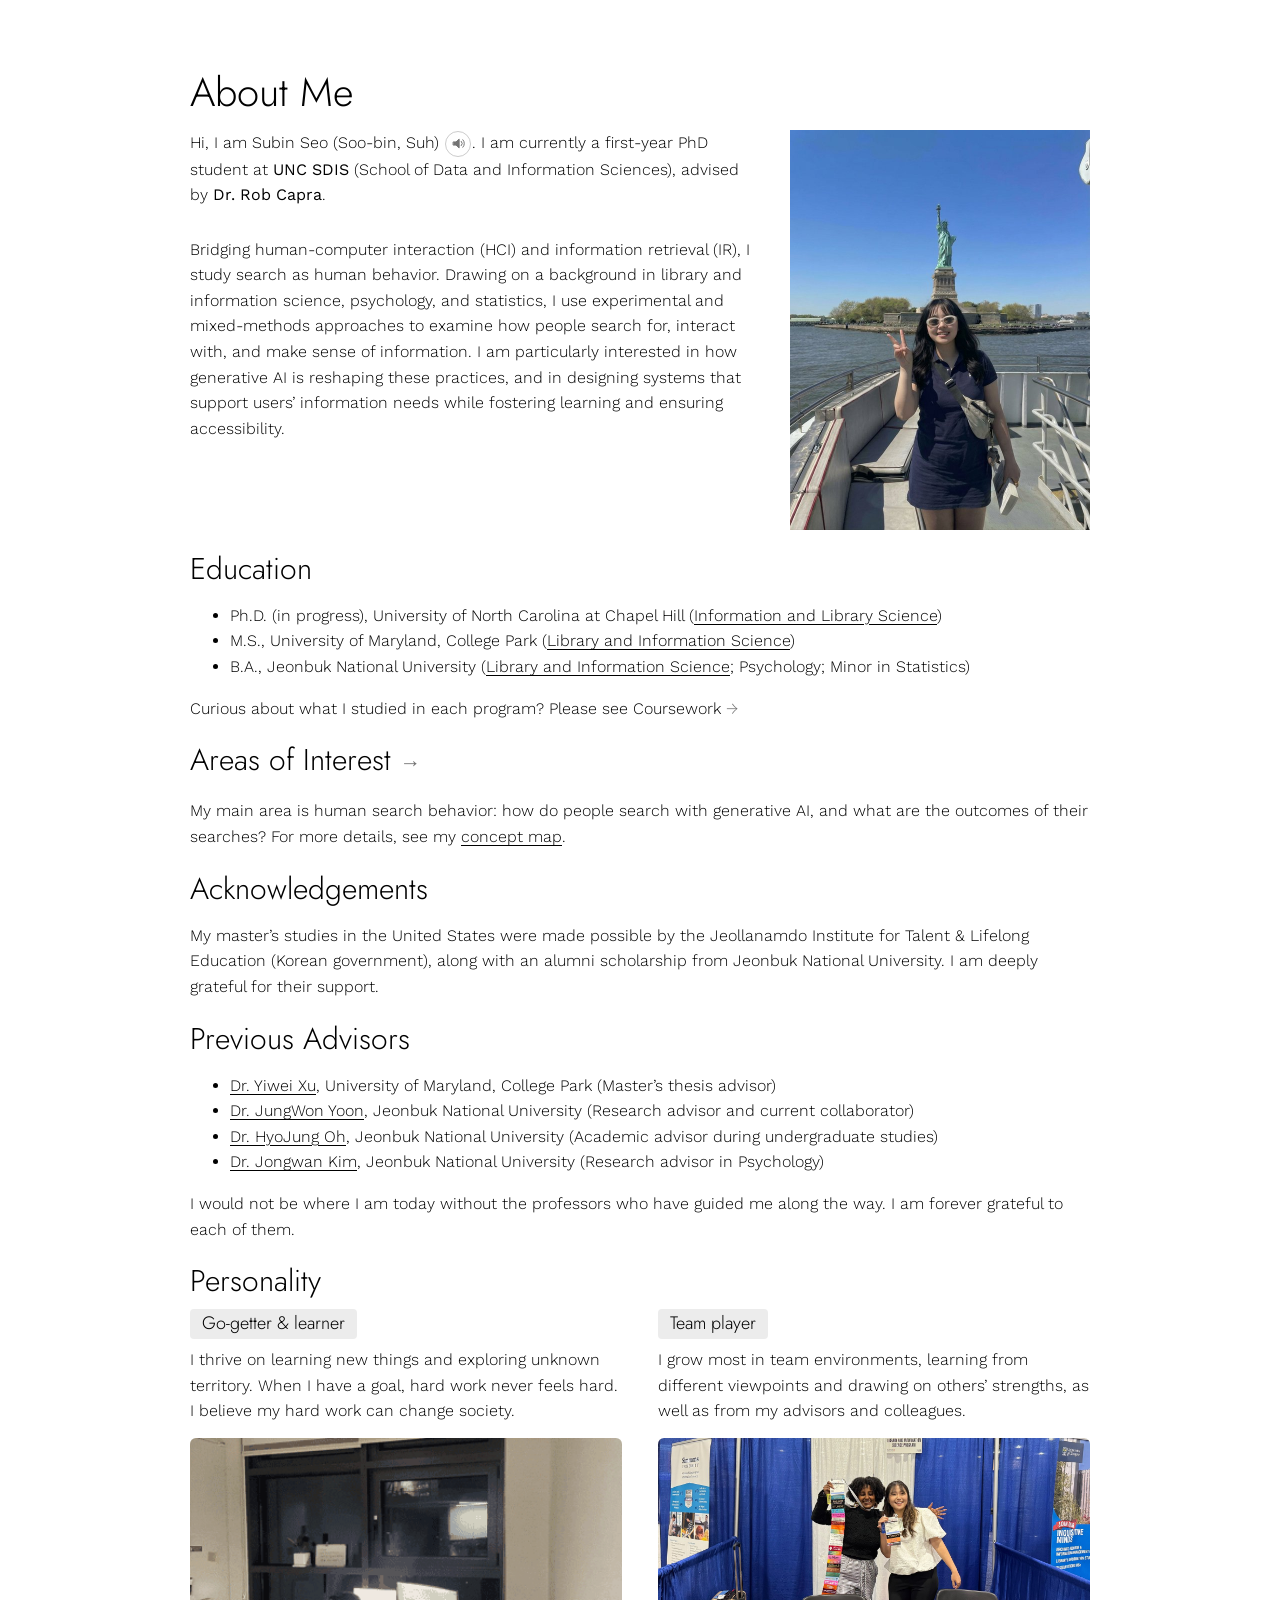
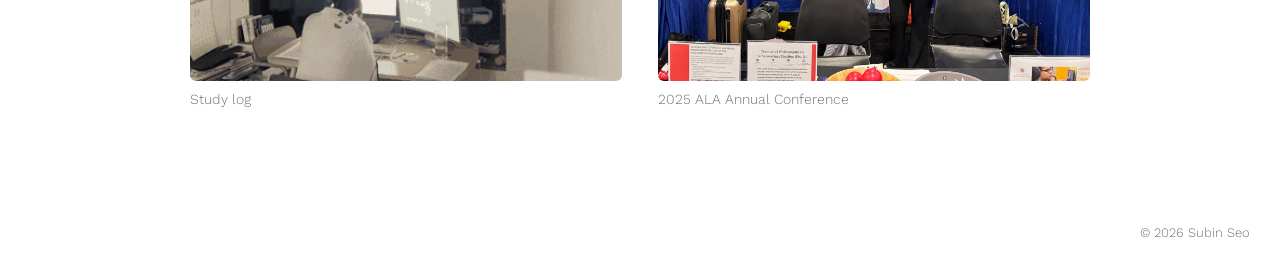
<file: aboutme.html>
<!doctype html>
<html lang="en">
<head>
	<meta charset="utf-8">
	<meta name="viewport" content="width=device-width, initial-scale=1.0">
	<title>About Me - Subin Seo</title>
	<link rel="preconnect" href="https://fonts.googleapis.com">
	<link href="https://fonts.googleapis.com/css2?family=Jost:wght@300;400;600&family=Montserrat:wght@300&family=Work+Sans:wght@300;400;600&display=swap" rel="stylesheet">
	<link href="css/style.css?v=87" rel="stylesheet">
	<script src="js/nav.js?v=18"></script>
	<link rel="icon" href="img/favicon.svg?v=3" type="image/svg+xml">
</head>
<body>

	<div class="page">
		<h1>About Me</h1>

		<img class="about-photo" src="img/about.jpg" alt="Subin Seo in front of the Statue of Liberty">

		<p class="about-intro">
			Hi, I am Subin Seo (Soo-bin, Suh)<button type="button" class="say-btn" id="say-name" aria-label="Hear how to pronounce my name" title="Hear my name" hidden>
				<svg viewBox="0 0 24 24" width="15" height="15" aria-hidden="true"><path d="M4 9.5h4L13 5v14l-5-4.5H4z"/><path d="M16.5 8.5a5 5 0 0 1 0 7M19 6a8.5 8.5 0 0 1 0 12"/></svg>
			</button><audio id="say-audio" src="audio/subin-seo.mp3" preload="metadata"></audio>.
			I am currently a first-year PhD student at <a href="https://sdis.unc.edu/">UNC SDIS</a> (School of Data and Information Sciences), advised by <a href="https://ils.unc.edu/~rcapra/">Dr. Rob Capra</a>.
		</p>

		<p>
			Bridging human-computer interaction (HCI) and information retrieval (IR), I study search as human behavior.
			Drawing on a background in library and information science, psychology, and statistics, I use experimental and
			mixed-methods approaches to examine how people search for, interact with, and make sense of information.
			I am particularly interested in how generative AI is reshaping these practices, and in designing
			systems that support users’ information needs while fostering learning and ensuring accessibility.
		</p>


		<h2 class="mini-header">Education</h2>
		<ul class="edu-list">
			<li>Ph.D. (in progress), University of North Carolina at Chapel Hill (<a href="https://sdis.unc.edu/academics/doctoral/phd-in-ils/">Information and Library Science</a>)</li>
			<li>M.S., University of Maryland, College Park (<a href="https://info.umd.edu/academics/masters-programs/master-of-library-and-information-science/">Library and Information Science</a>)</li>
			<li>B.A., Jeonbuk National University (<a href="https://top.jbnu.ac.kr/liseng/index.do">Library and Information Science</a>; Psychology; Minor in Statistics)</li>
		</ul>

		<p>
			Curious about what I studied in each program? Please see <a class="arrow-link" href="courses.html">Coursework <span aria-hidden="true">&rarr;</span></a>
		</p>

		<h2 class="mini-header"><a class="heading-link" href="aoi.html">Areas of Interest <span aria-hidden="true">&rarr;</span></a></h2>
		<p>
			My main area is human search behavior: how do people search with generative AI,
			and what are the outcomes of their searches?
			For more details, see my <a class="link-ul" href="concept-map.html">concept map</a>.
		</p>

		<h2 class="mini-header">Acknowledgements</h2>
		<p>
			My master’s studies in the United States were made possible by the Jeollanamdo Institute for Talent & Lifelong Education (Korean government), along with an alumni scholarship from Jeonbuk National University. I am deeply grateful for their support.
		</p>

		<h2 class="mini-header">Previous Advisors</h2>
		<ul class="edu-list">
			<li><a href="https://info.umd.edu/directory/yiwei-xu/">Dr. Yiwei Xu</a>, University of Maryland, College Park (Master’s thesis advisor)</li>
			<li><a href="https://top.jbnu.ac.kr/liseng/11004/subview.do?enc=Zm5jdDF8QEB8JTJGamJudVByb2ZsJTJGbGlzZW5nJTJGOTMzJTJGODUyMSUyRmFydGNsVmlldy5kbyUzRnBhZ2UlM0QxJTI2ZmluZFR5cGUlM0QlMjZmaW5kV29yZCUzRCUyNg%3D%3D">Dr. JungWon Yoon</a>, Jeonbuk National University (Research advisor and current collaborator)</li>
			<li><a href="https://top.jbnu.ac.kr/liseng/11004/subview.do?enc=Zm5jdDF8QEB8JTJGamJudVByb2ZsJTJGbGlzZW5nJTJGOTMzJTJGODUxOCUyRmFydGNsVmlldy5kbyUzRnBhZ2UlM0QxJTI2ZmluZFR5cGUlM0QlMjZmaW5kV29yZCUzRCUyNg%3D%3D">Dr. HyoJung Oh</a>, Jeonbuk National University (Academic advisor during undergraduate studies)</li>
			<li><a href="https://psy.jbnu.ac.kr/psy/2644/subview.do?enc=Zm5jdDF8QEB8JTJGamJudVByb2ZsJTJGcHN5JTJGMjMlMkYzMzM4JTJGYXJ0Y2xWaWV3LmRvJTNGcGFnZSUzRDElMjZmaW5kVHlwZSUzRCUyNmZpbmRXb3JkJTNEJTI2">Dr. Jongwan Kim</a>, Jeonbuk National University (Research advisor in Psychology)</li>
		</ul>
		<p>
			I would not be where I am today without the professors who have guided me along the way.
			I am forever grateful to each of them.
		</p>

		<h2 class="mini-header">Personality</h2>
		<div class="persona-grid">
			<div class="persona">
				<h3>Go-getter &amp; learner</h3>
				<p>I thrive on learning new things and exploring unknown territory. When I have a goal, hard work never feels hard. I believe my hard work can change society.</p>
				<figure class="about-figure">
					<img src="img/studylog.gif" alt="Time-lapse of Subin Seo studying at a desk" width="400" height="225" loading="lazy">
					<figcaption>Study log</figcaption>
				</figure>
			</div>
			<div class="persona">
				<h3>Team player</h3>
				<p>I grow most in team environments, learning from different viewpoints and drawing on others’ strengths, as well as from my advisors and colleagues.</p>
				<figure class="about-figure">
					<img src="img/ala-2025.jpg" alt="Subin Seo at the University of Maryland Library and Information Science program booth, 2025 ALA Annual Conference" width="1600" height="900" loading="lazy">
					<figcaption>2025 ALA Annual Conference</figcaption>
				</figure>
			</div>
		</div>
	</div>

	<footer>
		&copy; 2026 Subin Seo
	</footer>

	<script>
		// The speaker button appears only once the recording (audio/subin-seo.mp3) exists and loads.
		(function () {
			var audio = document.getElementById("say-audio");
			var btn = document.getElementById("say-name");
			audio.addEventListener("loadedmetadata", function () { btn.hidden = false; });
			audio.addEventListener("ended", function () { btn.classList.remove("is-playing"); });
			audio.addEventListener("pause", function () { btn.classList.remove("is-playing"); });
			audio.addEventListener("play", function () { btn.classList.add("is-playing"); });
			btn.addEventListener("click", function () {
				if (audio.paused) {
					audio.currentTime = 0;
					audio.play().catch(function () {});
				} else {
					audio.pause();
				}
			});
		})();
	</script>
</body>
</html>
</file>
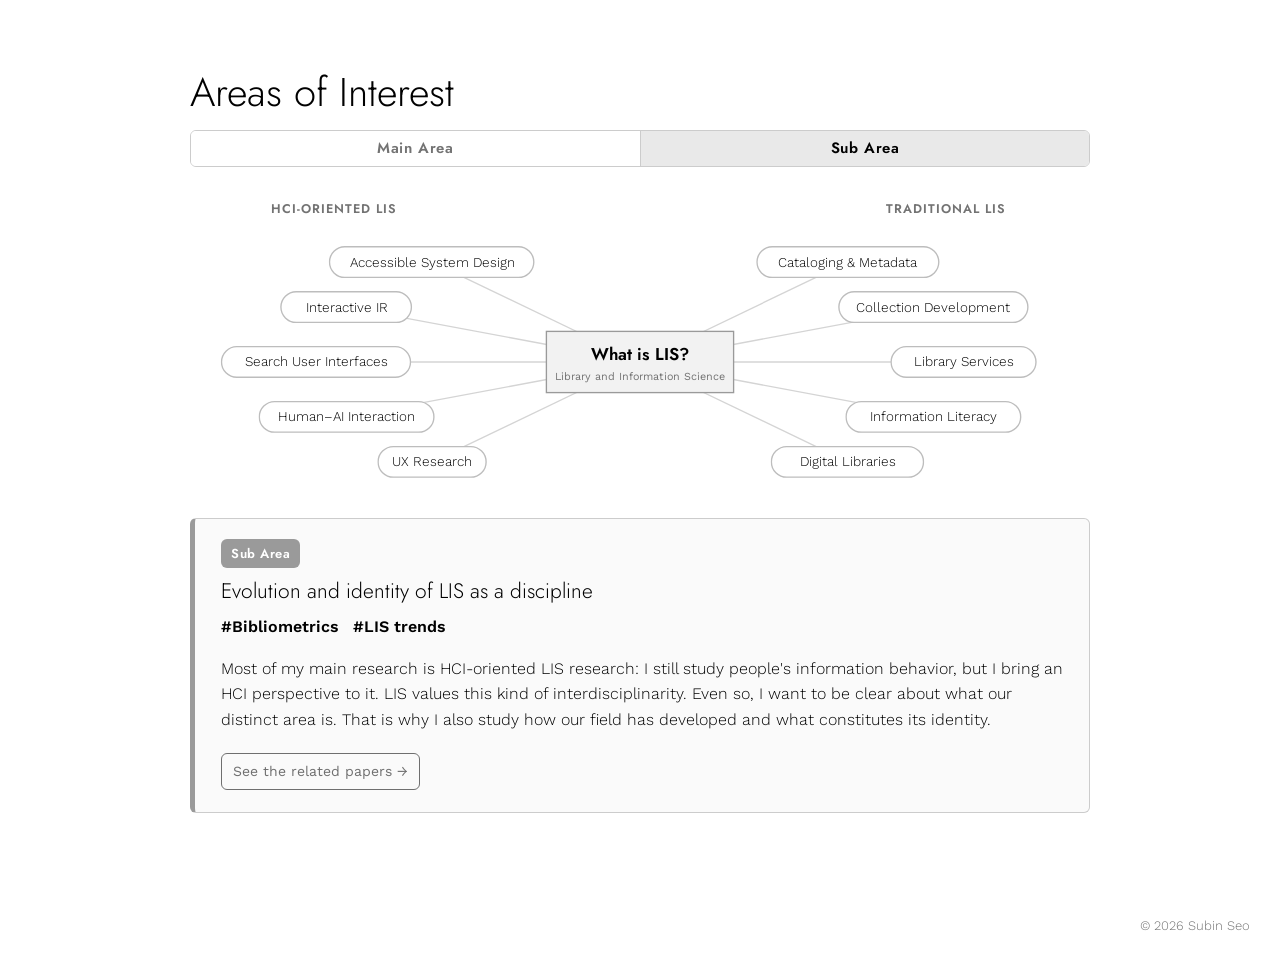
<file: aoi-sub.html>
<!doctype html>
<html lang="en">
<head>
	<meta charset="utf-8">
	<meta name="viewport" content="width=device-width, initial-scale=1.0">
	<title>Sub Area - Areas of Interest - Subin Seo</title>
	<link rel="preconnect" href="https://fonts.googleapis.com">
	<link href="https://fonts.googleapis.com/css2?family=Jost:wght@300;400;600&family=Montserrat:wght@300&family=Work+Sans:wght@300;400;600&display=swap" rel="stylesheet">
	<link href="css/style.css?v=87" rel="stylesheet">
	<script src="js/nav.js?v=18"></script>
	<link rel="icon" href="img/favicon.svg?v=3" type="image/svg+xml">
</head>
<body>

	<div class="page">
		<h1>Areas of Interest</h1>

		<!-- Area tabs: this page is the sub area; the main area is aoi.html -->
		<nav class="area-tabs" aria-label="Research areas">
			<a class="area-tab tab-main" href="aoi.html">Main Area</a>
			<a class="area-tab tab-sub active" href="aoi-sub.html" aria-current="page">Sub Area</a>
		</nav>

		<!-- What is LIS? Left: HCI-oriented research areas. Right: library-oriented (traditional) research areas. -->
		<figure class="lis-map">
			<svg viewBox="0 0 1000 336" role="img" aria-label="What is LIS? HCI-oriented research areas: Accessible System Design, Interactive IR, Search User Interfaces, Human–AI Interaction, UX Research. Traditional, library-oriented research areas: Cataloging &amp; Metadata, Collection Development, Library Services, Information Literacy, Digital Libraries.">
				<text class="lis-side" x="160" y="24">HCI-oriented LIS</text>
				<text class="lis-side" x="840" y="24">Traditional LIS</text>

				<line class="lis-line" x1="500" y1="190" x2="269" y2="79" style="--i: 0"/>
				<line class="lis-line" x1="500" y1="190" x2="174" y2="129" style="--i: 1"/>
				<line class="lis-line" x1="500" y1="190" x2="140" y2="190" style="--i: 2"/>
				<line class="lis-line" x1="500" y1="190" x2="174" y2="251" style="--i: 3"/>
				<line class="lis-line" x1="500" y1="190" x2="269" y2="301" style="--i: 4"/>
				<line class="lis-line" x1="500" y1="190" x2="731" y2="79" style="--i: 5"/>
				<line class="lis-line" x1="500" y1="190" x2="826" y2="129" style="--i: 6"/>
				<line class="lis-line" x1="500" y1="190" x2="860" y2="190" style="--i: 7"/>
				<line class="lis-line" x1="500" y1="190" x2="826" y2="251" style="--i: 8"/>
				<line class="lis-line" x1="500" y1="190" x2="731" y2="301" style="--i: 9"/>

				<g class="lis-center">
					<rect x="396" y="156" width="208" height="68"/>
					<text x="500" y="188">What is LIS?</text>
					<text class="lis-center-sub" x="500" y="210">Library and Information Science</text>
				</g>

				<g class="lis-node" transform="translate(269 79)">
					<g class="lis-pop" style="--i: 0">
						<rect x="-114" y="-17" width="227" height="34" rx="17"/>
						<text y="5">Accessible System Design</text>
					</g>
				</g>
				<g class="lis-node" transform="translate(174 129)">
					<g class="lis-pop" style="--i: 1">
						<rect x="-73" y="-17" width="145" height="34" rx="17"/>
						<text y="5">Interactive IR</text>
					</g>
				</g>
				<g class="lis-node" transform="translate(140 190)">
					<g class="lis-pop" style="--i: 2">
						<rect x="-105" y="-17" width="210" height="34" rx="17"/>
						<text y="5">Search User Interfaces</text>
					</g>
				</g>
				<g class="lis-node" transform="translate(174 251)">
					<g class="lis-pop" style="--i: 3">
						<rect x="-97" y="-17" width="194" height="34" rx="17"/>
						<text y="5">Human–AI Interaction</text>
					</g>
				</g>
				<g class="lis-node" transform="translate(269 301)">
					<g class="lis-pop" style="--i: 4">
						<rect x="-60" y="-17" width="120" height="34" rx="17"/>
						<text y="5">UX Research</text>
					</g>
				</g>
				<g class="lis-node" transform="translate(731 79)">
					<g class="lis-pop" style="--i: 5">
						<rect x="-101" y="-17" width="202" height="34" rx="17"/>
						<text y="5">Cataloging &amp; Metadata</text>
					</g>
				</g>
				<g class="lis-node" transform="translate(826 129)">
					<g class="lis-pop" style="--i: 6">
						<rect x="-105" y="-17" width="210" height="34" rx="17"/>
						<text y="5">Collection Development</text>
					</g>
				</g>
				<g class="lis-node" transform="translate(860 190)">
					<g class="lis-pop" style="--i: 7">
						<rect x="-81" y="-17" width="161" height="34" rx="17"/>
						<text y="5">Library Services</text>
					</g>
				</g>
				<g class="lis-node" transform="translate(826 251)">
					<g class="lis-pop" style="--i: 8">
						<rect x="-97" y="-17" width="194" height="34" rx="17"/>
						<text y="5">Information Literacy</text>
					</g>
				</g>
				<g class="lis-node" transform="translate(731 301)">
					<g class="lis-pop" style="--i: 9">
						<rect x="-85" y="-17" width="169" height="34" rx="17"/>
						<text y="5">Digital Libraries</text>
					</g>
				</g>
			</svg>
		</figure>

		<section class="area area-sub">
			<span class="area-badge">Sub Area</span>
			<h2 class="mini-header">Evolution and identity of LIS as a discipline</h2>
			<p class="hashtags">
				<span>#Bibliometrics</span>
				<span>#LIS trends</span>
			</p>
			<p>
				Most of my main research is HCI-oriented LIS research: I still study people's information behavior,
				but I bring an HCI perspective to it. LIS values this kind of interdisciplinarity.
				Even so, I want to be clear about what our distinct area is.
				That is why I also study how our field has developed and what constitutes its identity.
			</p>
			<div class="btn-row">
				<a class="btn-related" href="publications.html?tag=sub">See the related papers &rarr;</a>
			</div>
		</section>
	</div>

	<footer>
		&copy; 2026 Subin Seo
	</footer>
</body>
</html>
</file>
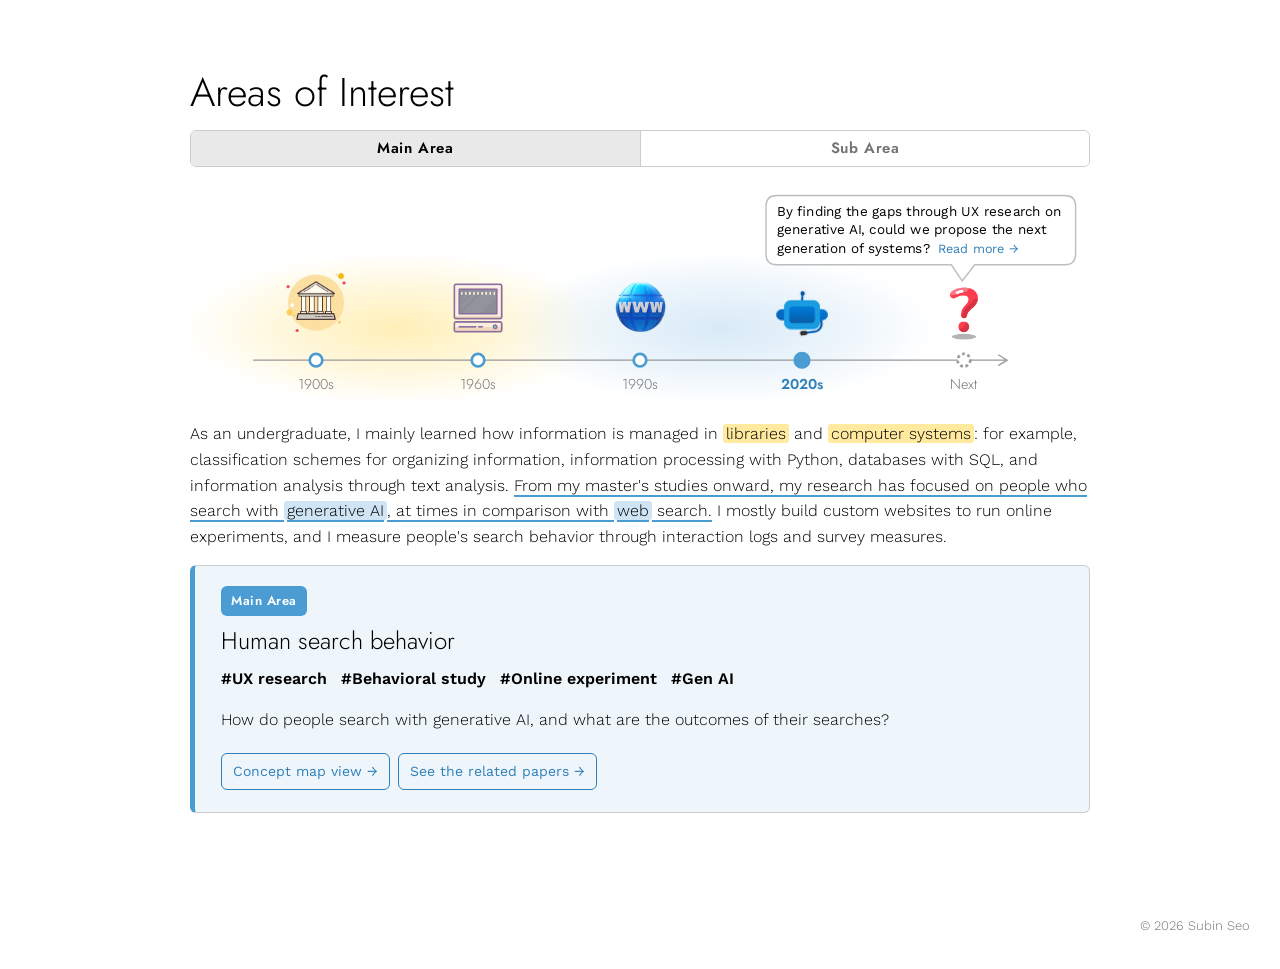
<file: aoi.html>
<!doctype html>
<html lang="en">
<head>
	<meta charset="utf-8">
	<meta name="viewport" content="width=device-width, initial-scale=1.0">
	<title>Areas of Interest - Subin Seo</title>
	<link rel="preconnect" href="https://fonts.googleapis.com">
	<link href="https://fonts.googleapis.com/css2?family=Jost:wght@300;400;600&family=Montserrat:wght@300&family=Work+Sans:wght@300;400;600&display=swap" rel="stylesheet">
	<link href="css/style.css?v=87" rel="stylesheet">
	<script src="js/nav.js?v=18"></script>
	<link rel="icon" href="img/favicon.svg?v=3" type="image/svg+xml">
</head>
<body>

	<div class="page">
		<h1>Areas of Interest</h1>

		<!-- Area tabs: this page is the main area; the sub area has its own page -->
		<nav class="area-tabs" aria-label="Research areas">
			<a class="area-tab tab-main active" href="aoi.html" aria-current="page">Main Area</a>
			<a class="area-tab tab-sub" href="aoi-sub.html">Sub Area</a>
		</nav>

		<!-- How people search, from libraries to generative AI. Icons only; hover shows the name. -->
		<figure class="search-eras">
			<svg viewBox="0 -68 1000 238" role="img" aria-label="How people search over time: libraries (1900s), computers (1960s), the World Wide Web (1990s), generative AI (2020s), and what comes next. My research focuses on comparing web search and generative AI.">

				<!-- Soft glows behind the eras, in the same colors as the highlighted words below -->
				<defs>
					<radialGradient id="glow-past">
						<stop offset="0%" stop-color="#ffeaa0" stop-opacity="0.75"/>
						<stop offset="55%" stop-color="#ffeaa0" stop-opacity="0.35"/>
						<stop offset="100%" stop-color="#ffeaa0" stop-opacity="0"/>
					</radialGradient>
					<radialGradient id="glow-now">
						<stop offset="0%" stop-color="#cfe5f5" stop-opacity="0.8"/>
						<stop offset="55%" stop-color="#cfe5f5" stop-opacity="0.4"/>
						<stop offset="100%" stop-color="#cfe5f5" stop-opacity="0"/>
					</radialGradient>
				</defs>
				<!-- Library + computer -->
				<rect x="-10" y="0" width="480" height="170" fill="url(#glow-past)"/>
				<!-- Web + generative AI -->
				<rect x="350" y="0" width="480" height="170" fill="url(#glow-now)"/>

				<!-- Timeline -->
				<line class="era-axis" x1="70" y1="120" x2="906" y2="120"/>
				<path class="era-axis-arrow" d="M898 114 L908 120 L898 126"/>

				<text class="era-year" x="140" y="152">1900s</text>
				<text class="era-year" x="320" y="152">1960s</text>
				<text class="era-year" x="500" y="152">1990s</text>
				<text class="era-year is-focus" x="680" y="152">2020s</text>
				<text class="era-year" x="860" y="152">Next</text>

				<!-- Library -->
				<g class="era" transform="translate(140 120)">
					<title>Library</title>
					<g class="era-pop" style="--i: 0">
						<circle class="era-point" r="7"/>
						<image class="era-image" href="img/era-library.png" x="-42" y="-106" width="84" height="84"/>
					</g>
				</g>

				<!-- Computer -->
				<g class="era" transform="translate(320 120)">
					<title>Computer</title>
					<g class="era-pop" style="--i: 1">
						<circle class="era-point" r="7"/>
						<image class="era-image" href="img/era-computer.png" x="-29" y="-87" width="58" height="58"/>
					</g>
				</g>

				<!-- World Wide Web -->
				<g class="era" transform="translate(500 120)">
					<title>World Wide Web</title>
					<g class="era-pop" style="--i: 2">
						<circle class="era-point" r="7"/>
						<image class="era-image" href="img/era-web.png" x="-33" y="-92" width="66" height="66"/>
					</g>
				</g>

				<!-- Generative AI -->
				<g class="era era-focus" transform="translate(680 120)">
					<title>Generative AI</title>
					<g class="era-pop" style="--i: 3">
						<circle class="era-pulse" r="8"/>
						<circle class="era-point" r="8"/>
						<image class="era-image" href="img/era-genai.gif?v=2" x="-30" y="-84" width="60" height="60"/>
					</g>
				</g>

				<!-- What comes next -->
				<g class="era era-next" transform="translate(860 120)">
					<title>What comes next?</title>
					<g class="era-pop" style="--i: 4">
						<circle class="era-point" r="7"/>
						<image class="era-image" href="img/era-next.png?v=2" x="-33" y="-89" width="66" height="66"/>
					</g>
				</g>

				<!-- Speech bubble above the question mark; links to a blog post -->
				<a class="era-bubble" href="blog/next-generation/index.html">
					<g class="era-pop" style="--i: 5">
						<path class="era-bubble-shape" d="M652 -63 H972 Q984 -63 984 -51 V2 Q984 14 972 14 H872 L858 32 L846 14 H652 Q640 14 640 2 V-51 Q640 -63 652 -63 Z"/>
						<foreignObject x="652" y="-55" width="320" height="64">
							<div xmlns="http://www.w3.org/1999/xhtml" class="era-bubble-text">
								By finding the gaps through UX research on generative AI, could we propose the next generation of systems?
								<span class="era-bubble-more">Read more &rarr;</span>
							</div>
						</foreignObject>
					</g>
				</a>
			</svg>
		</figure>

		<p>
			As an undergraduate, I mainly learned how information is managed in
			<mark class="hl-past">libraries</mark> and <mark class="hl-past">computer systems</mark>:
			for example, classification schemes for organizing information, information processing with Python,
			databases with SQL, and information analysis through text analysis.
			<span class="underline-blue">From my master's studies onward, my research has focused on people who search with <mark class="hl-now">generative AI</mark>, at times in comparison with <mark class="hl-now">web</mark> search.</span>
			I mostly build custom websites to run online experiments, and I measure people's search behavior
			through interaction logs and survey measures.
		</p>

		<section class="area area-main">
			<span class="area-badge">Main Area</span>
			<h2 class="mini-header">Human search behavior</h2>
			<p class="hashtags">
				<span>#UX research</span>
				<span>#Behavioral study</span>
				<span>#Online experiment</span>
				<span>#Gen AI</span>
			</p>
			<p>
				How do people search with generative AI, and what are the outcomes of their searches?
			</p>
			<div class="btn-row">
				<a class="btn-related" href="concept-map.html">Concept map view &rarr;</a>
				<a class="btn-related" href="publications.html?tag=main">See the related papers &rarr;</a>
			</div>
		</section>
	</div>

	<footer>
		&copy; 2026 Subin Seo
	</footer>

	<script>
		// Icons rise in one by one when the graphic scrolls into view.
		(function () {
			var fig = document.querySelector(".search-eras");
			var reduce = window.matchMedia("(prefers-reduced-motion: reduce)").matches;
			if (!fig || reduce || !("IntersectionObserver" in window)) return;
			fig.classList.add("will-animate");
			var io = new IntersectionObserver(function (entries) {
				if (entries[0].isIntersecting) {
					fig.classList.add("in-view");
					io.disconnect();
				}
			}, { threshold: 0.4 });
			io.observe(fig);
		})();
	</script>
</body>
</html>
</file>
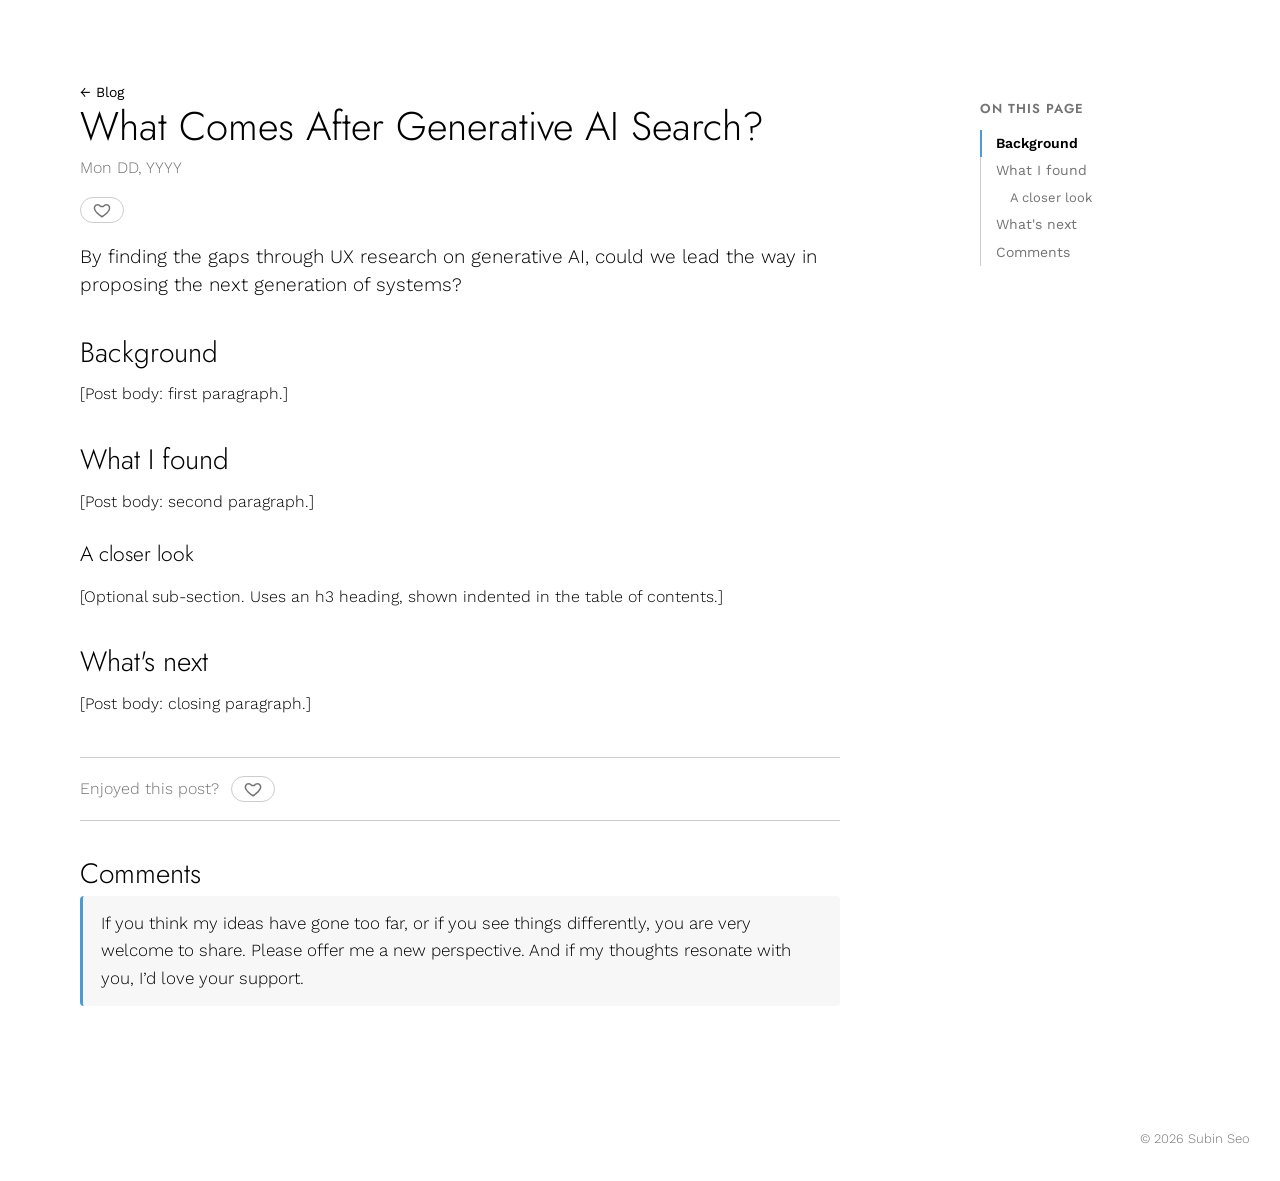
<file: blog-next-generation.html>
<!doctype html>
<html lang="en">
<head>
	<meta charset="utf-8">
	<meta name="viewport" content="width=device-width, initial-scale=1.0">
	<title>What Comes After Generative AI Search? - Subin Seo</title>
	<link rel="preconnect" href="https://fonts.googleapis.com">
	<link href="https://fonts.googleapis.com/css2?family=Jost:wght@300;400;600&family=Montserrat:wght@300&family=Work+Sans:wght@300;400;600&display=swap" rel="stylesheet">
	<link href="css/style.css?v=66" rel="stylesheet">
	<script src="js/nav.js?v=13"></script>
	<link rel="icon" href="img/favicon.svg?v=2" type="image/svg+xml">
</head>
<body>

	<!--
		Blog post template. To write another post:
		  1. Copy this file and rename it (e.g. blog-my-topic.html).
		  2. Change data-slug below to a short unique id (lowercase letters, numbers, hyphens), and use the
		     same value in the heart/comment-count buttons, in blog.html, and in worker/wrangler.toml (ALLOWED_SLUGS).
		  3. Write the post with h2 (and optional h3) headings inside .post-body: the floating
		     table of contents on the right is built from them automatically.
		  4. Add the post to blog.html.
	-->
	<div class="page page-post">
		<div class="post-layout">

			<article class="post-main" data-slug="next-generation">
				<p class="back"><a href="blog.html">&larr; Blog</a></p>
				<h1>What Comes After Generative AI Search?</h1>
				<p class="meta">Mon DD, YYYY</p>

				<div class="post-stats">
					<button type="button" class="heart-btn" data-slug="next-generation"></button>
					<a class="comment-count" href="#comments" data-slug="next-generation" hidden><svg viewBox="0 0 24 24" width="18" height="18" aria-hidden="true"><path d="M4 4h16a1 1 0 0 1 1 1v11a1 1 0 0 1-1 1H9l-5 4V5a1 1 0 0 1 1-1z"/></svg><span class="comment-num"></span></a>
				</div>

				<p class="post-lead">
					By finding the gaps through UX research on generative AI,
					could we lead the way in proposing the next generation of systems?
				</p>

				<div class="post-body">
					<h2>Background</h2>
					<p>[Post body: first paragraph.]</p>

					<h2>What I found</h2>
					<p>[Post body: second paragraph.]</p>

					<h3>A closer look</h3>
					<p>[Optional sub-section. Uses an h3 heading, shown indented in the table of contents.]</p>

					<h2>What's next</h2>
					<p>[Post body: closing paragraph.]</p>
				</div>

				<div class="post-end">
					<span>Enjoyed this post?</span>
					<button type="button" class="heart-btn" data-slug="next-generation"></button>
				</div>

				<section id="comments" class="comments">
					<h2>Comments</h2>
					<p class="comments-intro">
						If you think my ideas have gone too far, or if you see things differently, you are very welcome to share.
						Please offer me a new perspective. And if my thoughts resonate with you, I’d love your support.
					</p>
					<div id="giscus-box"></div>
				</section>
			</article>

			<aside class="toc" aria-label="Table of contents">
				<div class="toc-inner">
					<p class="toc-title">On this page</p>
					<ol id="toc-list"></ol>
				</div>
			</aside>

		</div>
	</div>

	<footer>
		&copy; 2026 Subin Seo
	</footer>

	<script src="js/blog-config.js?v=3"></script>
	<script src="js/blog.js?v=3"></script>
</body>
</html>
</file>
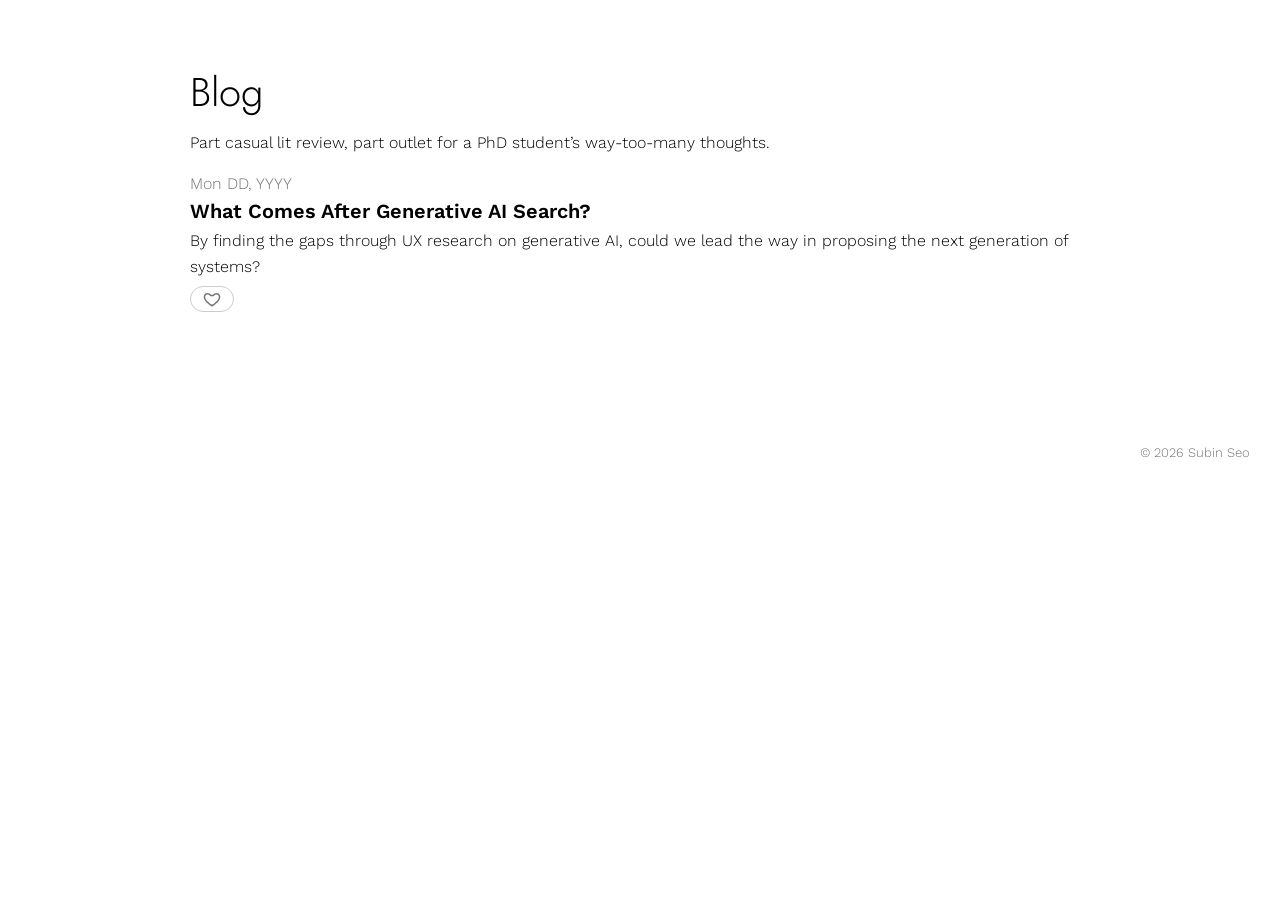
<file: blog.html>
<!doctype html>
<html lang="en">
<head>
	<meta charset="utf-8">
	<meta name="viewport" content="width=device-width, initial-scale=1.0">
	<title>Blog - Subin Seo</title>
	<link rel="preconnect" href="https://fonts.googleapis.com">
	<link href="https://fonts.googleapis.com/css2?family=Jost:wght@300;400;600&family=Montserrat:wght@300&family=Work+Sans:wght@300;400;600&display=swap" rel="stylesheet">
	<link href="css/style.css?v=87" rel="stylesheet">
	<script src="js/nav.js?v=18"></script>
	<link rel="icon" href="img/favicon.svg?v=3" type="image/svg+xml">
</head>
<body>

	<div class="page">
		<h1>Blog</h1>

		<p>
			Part casual lit review, part outlet for a PhD student’s way-too-many thoughts.
		</p>

		<!-- The list is built from data/blog.js; to add a post, see the notes at the top of that file. -->
		<div id="post-list"></div>
	</div>

	<footer>
		&copy; 2026 Subin Seo
	</footer>

	<script src="data/blog.js?v=1"></script>
	<script src="js/lists.js?v=1"></script>
	<script>renderPosts(document.getElementById("post-list"));</script>
	<script src="js/blog-config.js?v=3"></script>
	<script src="js/blog.js?v=4"></script>
</body>
</html>
</file>
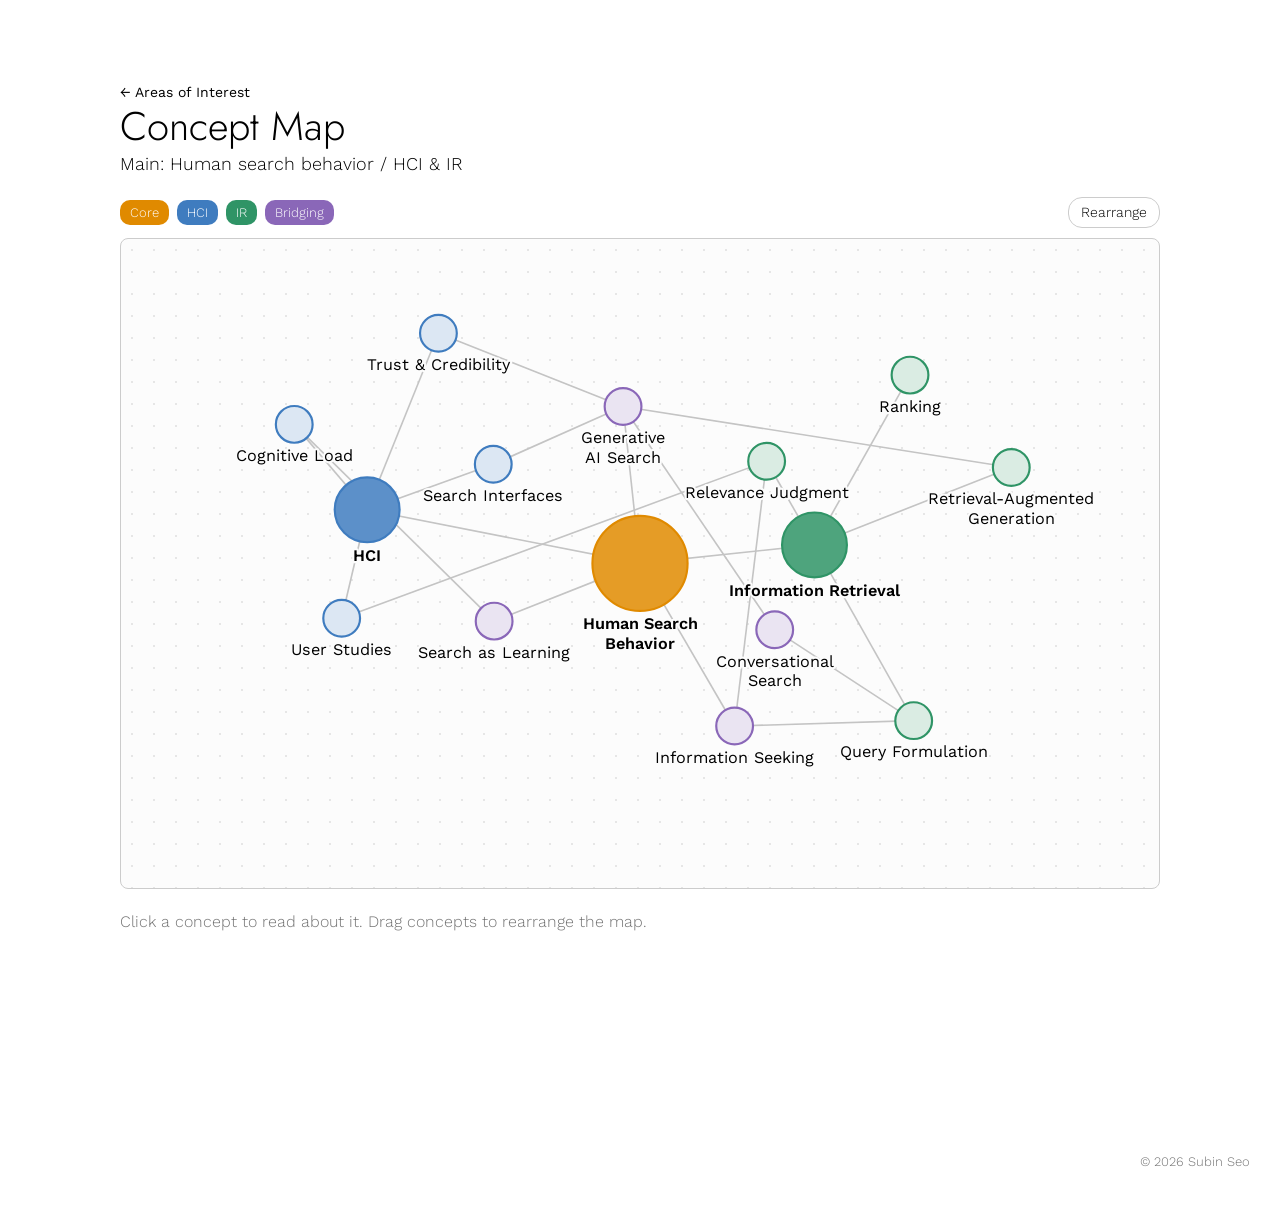
<file: concept-map.html>
<!doctype html>
<html lang="en">
<head>
	<meta charset="utf-8">
	<meta name="viewport" content="width=device-width, initial-scale=1.0">
	<title>Concept Map - Subin Seo</title>
	<link rel="preconnect" href="https://fonts.googleapis.com">
	<link href="https://fonts.googleapis.com/css2?family=Jost:wght@300;400;600&family=Montserrat:wght@300&family=Work+Sans:wght@300;400;600&display=swap" rel="stylesheet">
	<link href="css/style.css?v=87" rel="stylesheet">
	<script src="js/nav.js?v=18"></script>
	<link rel="icon" href="img/favicon.svg?v=3" type="image/svg+xml">
</head>
<body>

	<div class="page page-wide">
		<p class="back"><a href="aoi.html">&larr; Areas of Interest</a></p>
		<h1>Concept Map</h1>
		<p class="cmap-subtitle">Main: Human search behavior / HCI &amp; IR</p>

		<div class="cmap-toolbar">
			<div class="cmap-legend" id="cmap-legend"></div>
			<button type="button" class="cmap-shuffle" id="cmap-shuffle">Rearrange</button>
		</div>

		<svg id="cmap" class="cmap" role="img" aria-label="Concept map of human search behavior, HCI, and information retrieval"></svg>

		<div class="cmap-info" id="cmap-info" aria-live="polite"></div>

		<noscript>
			<p>This concept map needs JavaScript.</p>
		</noscript>
	</div>

	<footer>
		&copy; 2026 Subin Seo
	</footer>

	<script src="js/concept-map.js?v=12"></script>
</body>
</html>
</file>
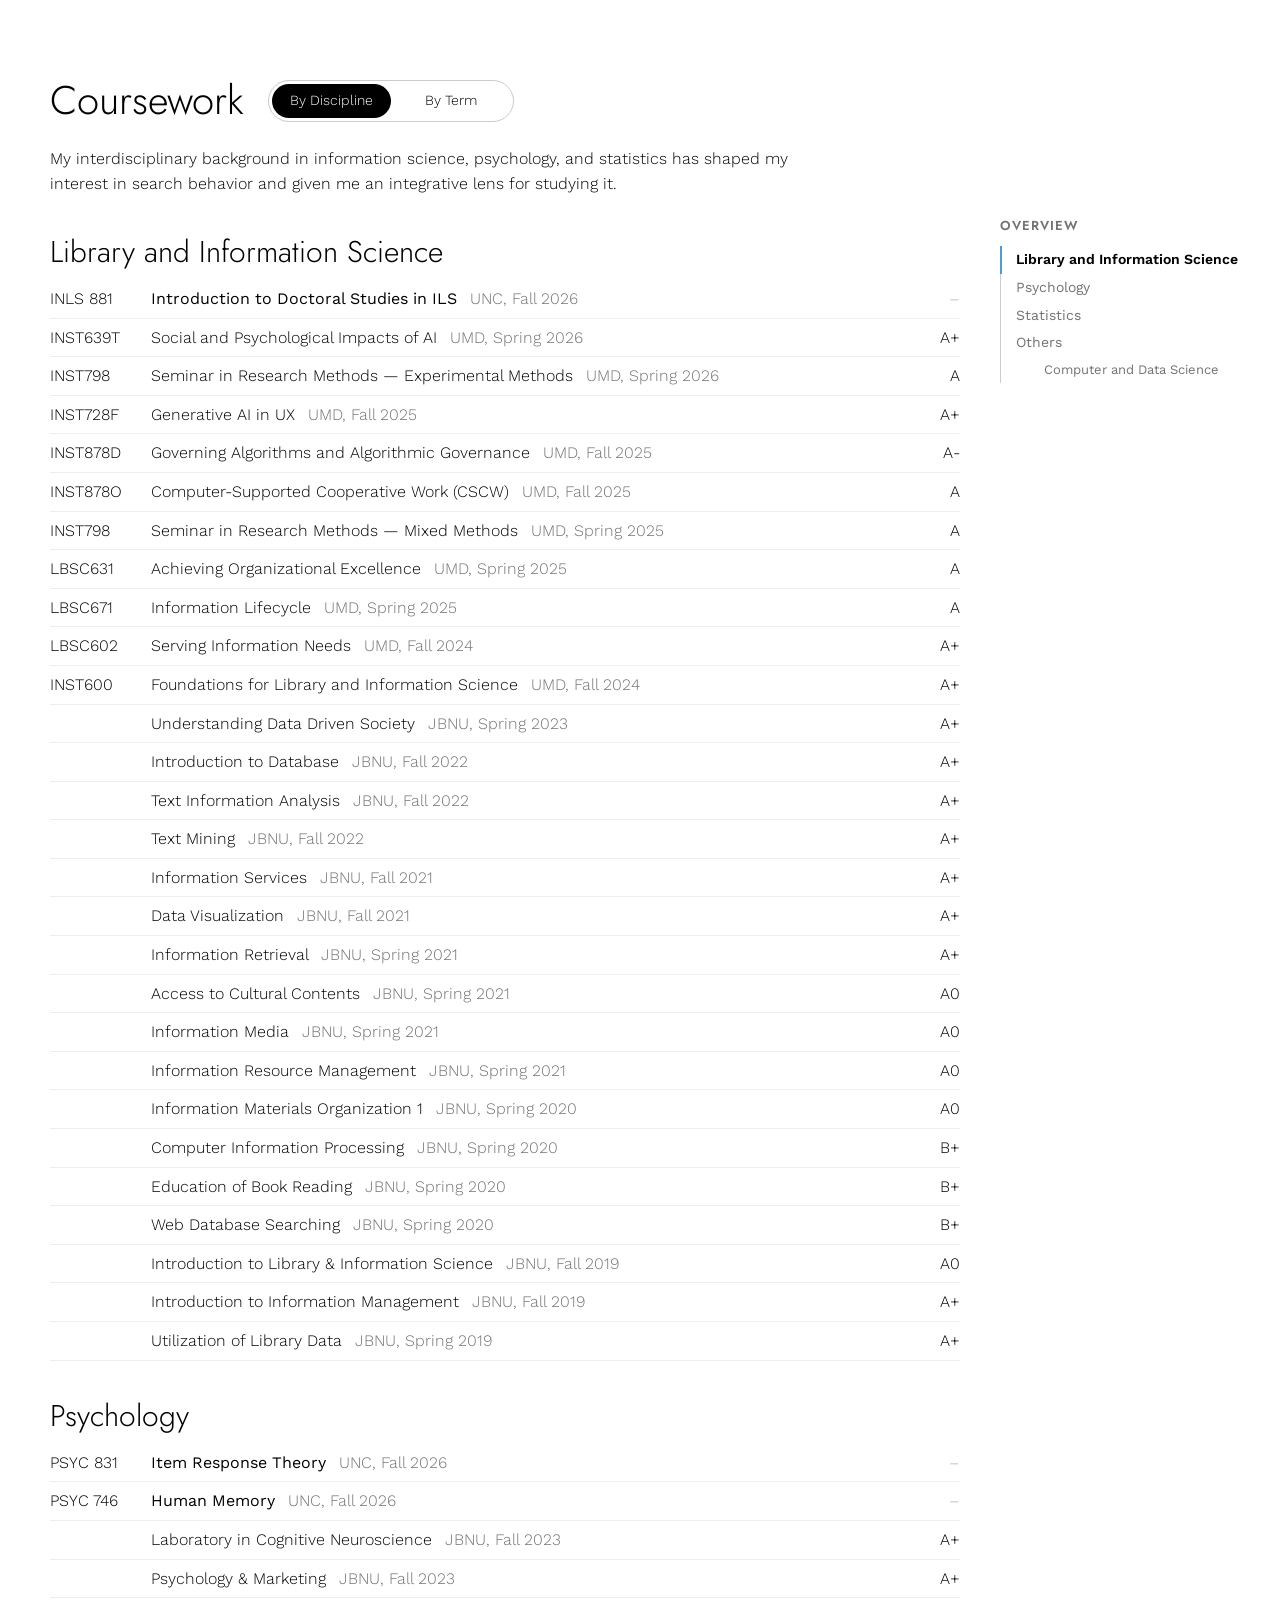
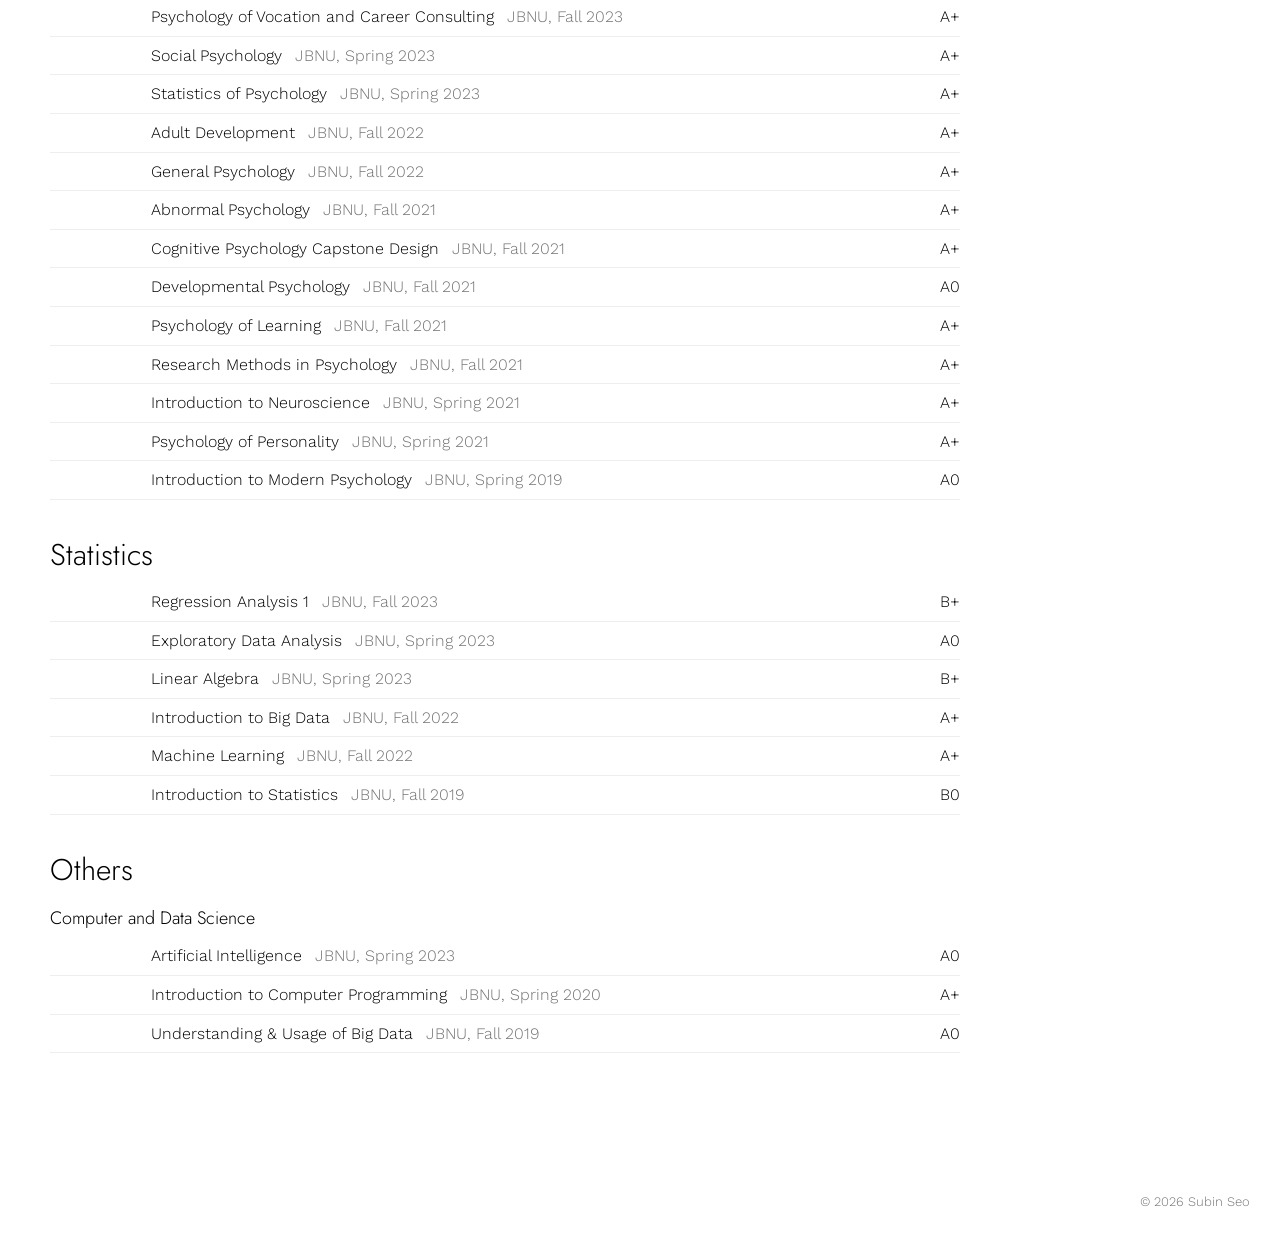
<file: courses.html>
<!doctype html>
<html lang="en">
<head>
	<meta charset="utf-8">
	<meta name="viewport" content="width=device-width, initial-scale=1.0">
	<title>Coursework - Subin Seo</title>
	<link rel="preconnect" href="https://fonts.googleapis.com">
	<link href="https://fonts.googleapis.com/css2?family=Jost:wght@300;400;600&family=Montserrat:wght@300&family=Work+Sans:wght@300;400;600&display=swap" rel="stylesheet">
	<link href="css/style.css?v=95" rel="stylesheet">
	<script src="js/nav.js?v=18"></script>
	<link rel="icon" href="img/favicon.svg?v=3" type="image/svg+xml">
</head>
<body>

	<div class="page page-courses">
		<div class="title-row">
			<h1>Coursework</h1>
			<div class="view-toggle" id="course-view" role="radiogroup" aria-label="Sort courses">
				<button type="button" role="radio" data-view="dept">By Discipline</button>
				<button type="button" role="radio" data-view="term">By Term</button>
				<span class="view-toggle-thumb" aria-hidden="true"></span>
			</div>
		</div>

		<p>
			My interdisciplinary background in information science, psychology, and statistics has shaped my interest in search behavior and given me an integrative lens for studying it.
		</p>

		<!-- Courses are listed in js/courses.js. The overview beside them is built from the section headings. -->
		<div class="course-layout">
			<div id="course-list"></div>
			<aside class="toc" id="course-toc" aria-label="Overview" hidden>
				<p class="toc-title">Overview</p>
				<ol id="course-toc-list"></ol>
			</aside>
		</div>
	</div>

	<footer>
		&copy; 2026 Subin Seo
	</footer>

	<script src="js/courses.js?v=6"></script>
	<script>
		initCourses(document.getElementById("course-view"), document.getElementById("course-list"), document.getElementById("course-toc"));
	</script>
</body>
</html>
</file>
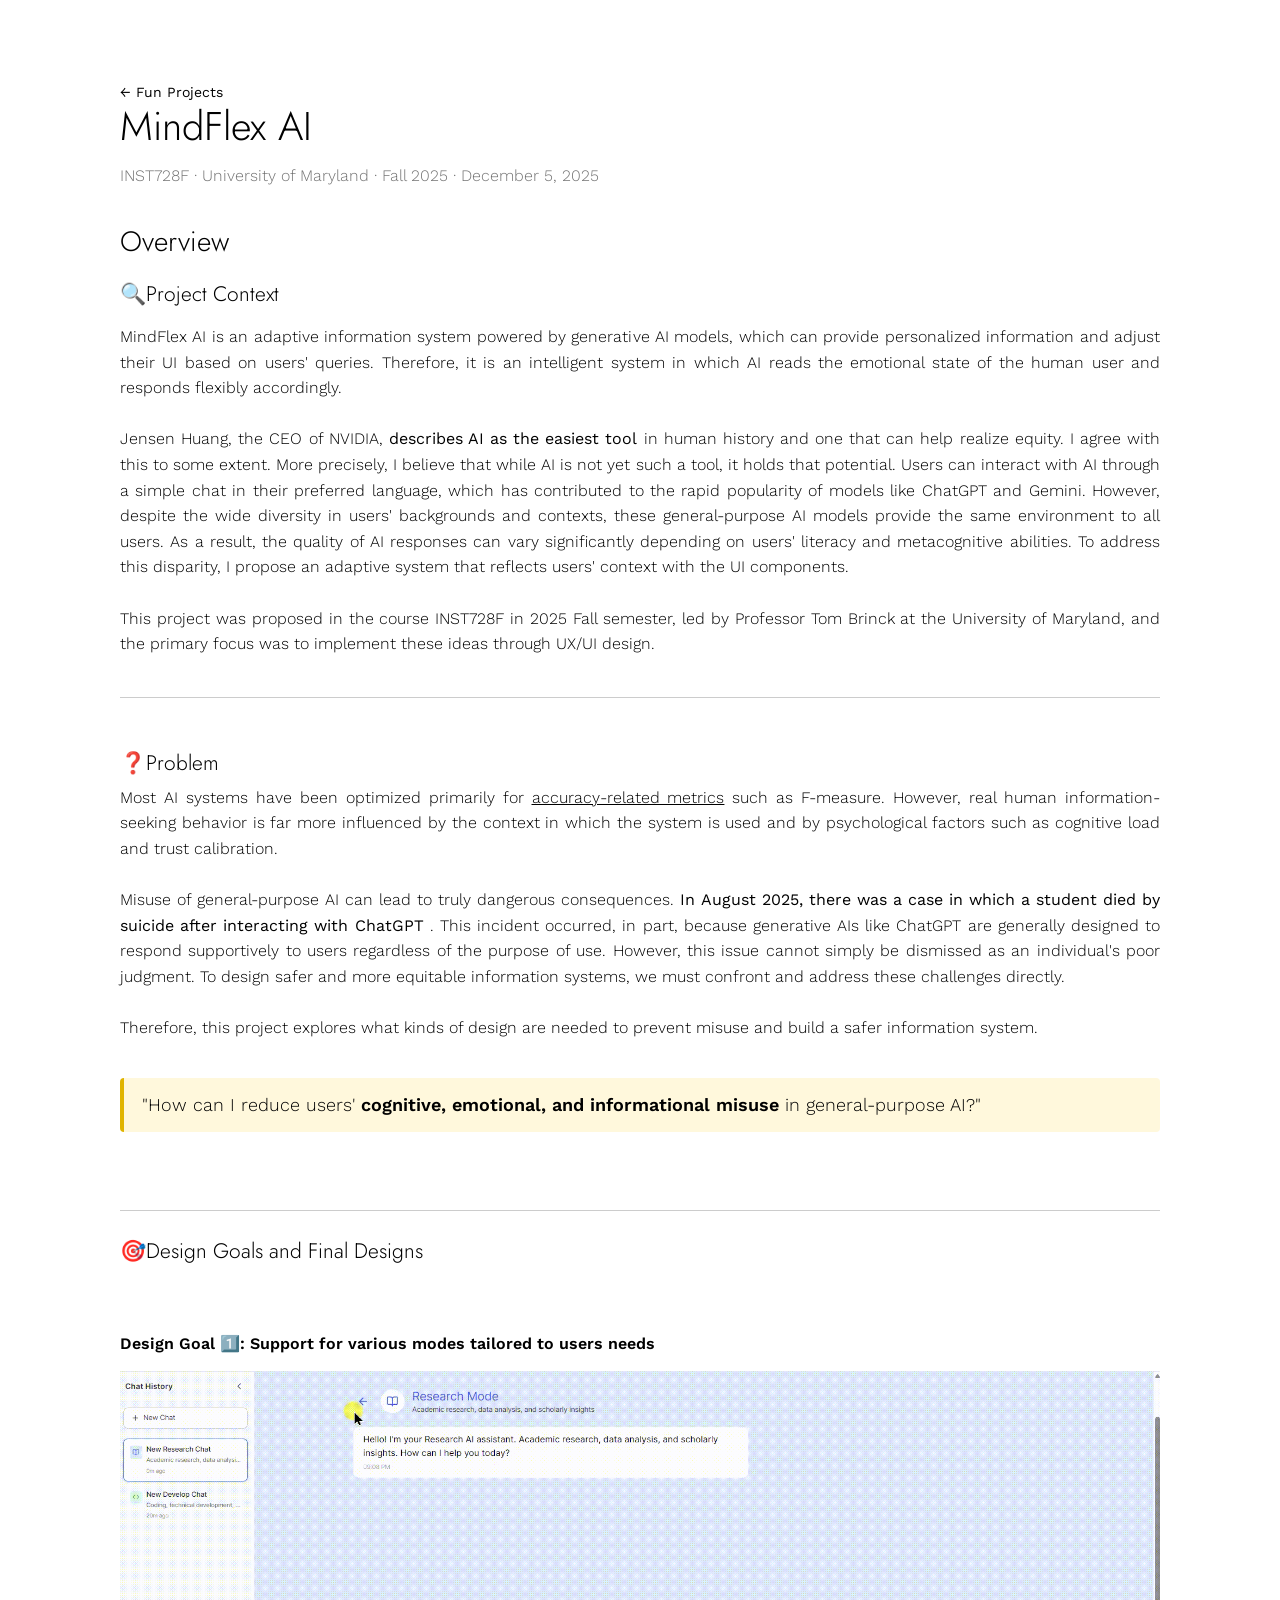
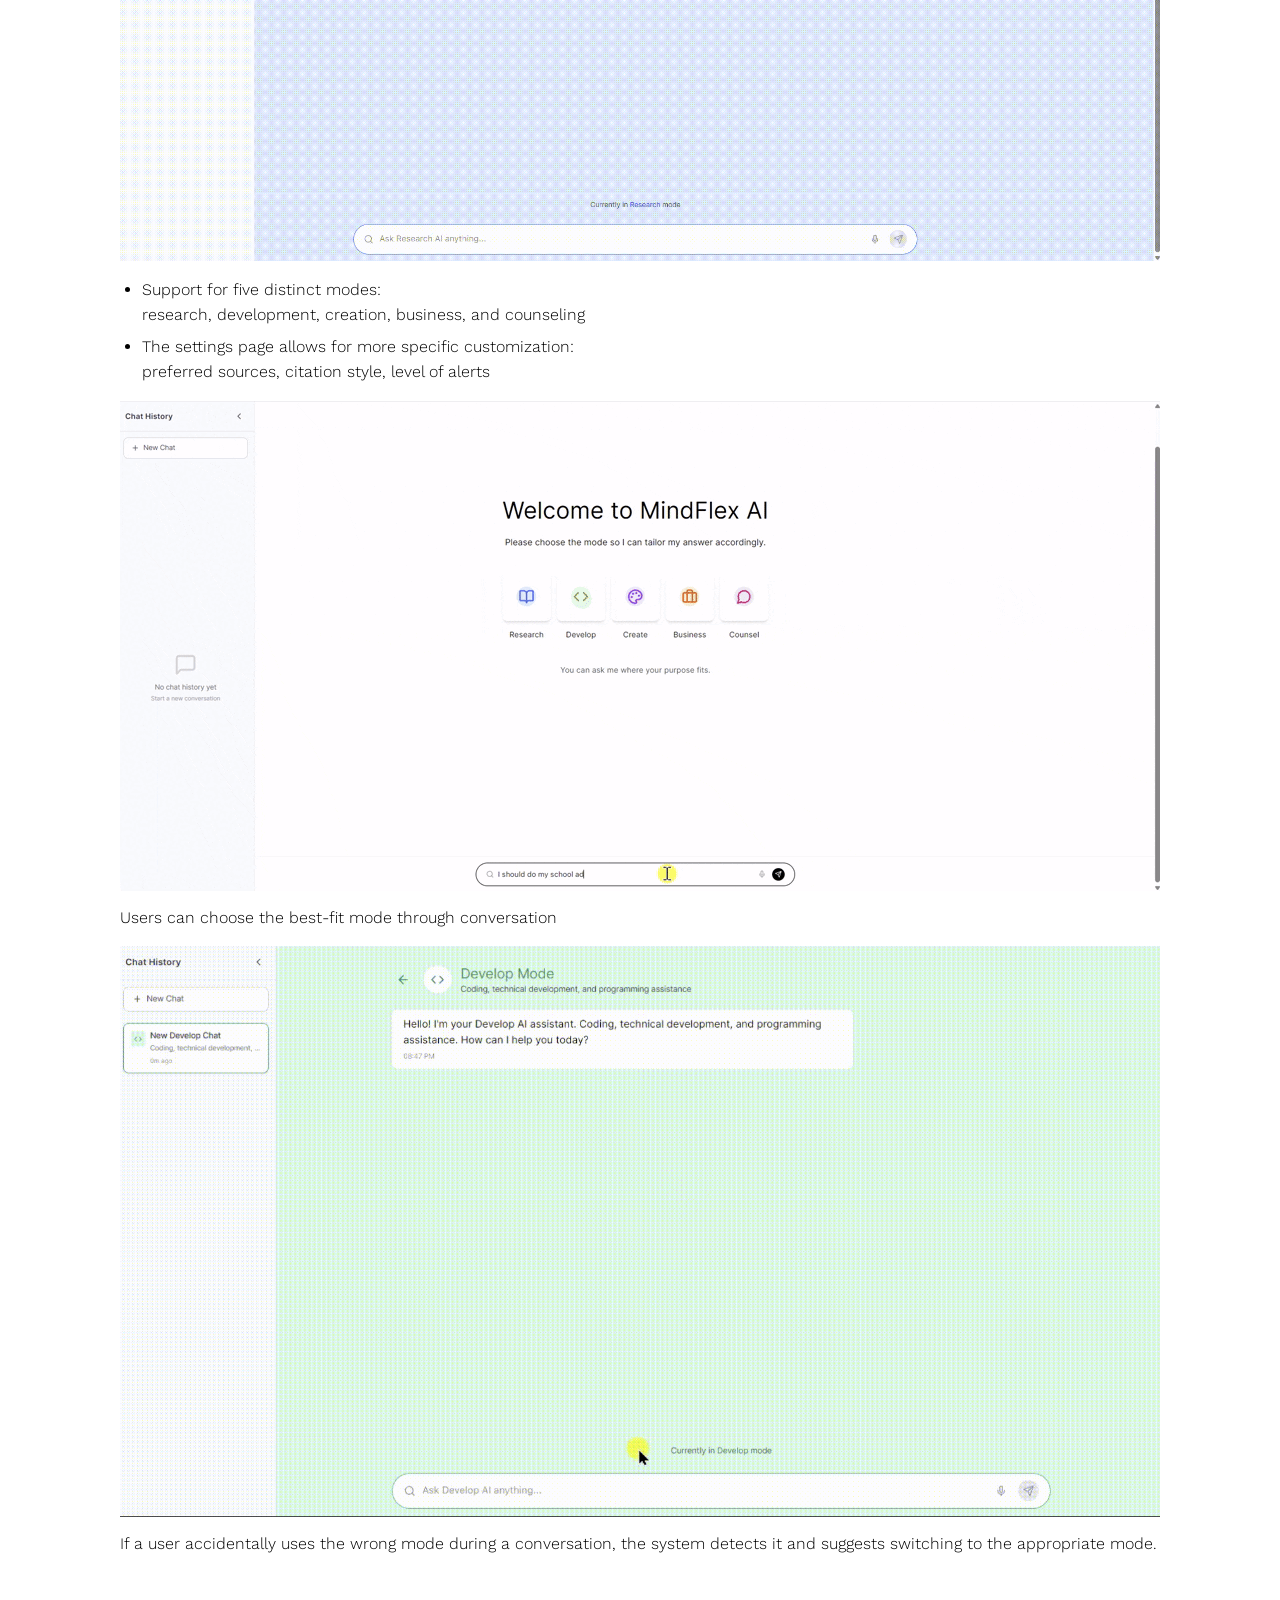
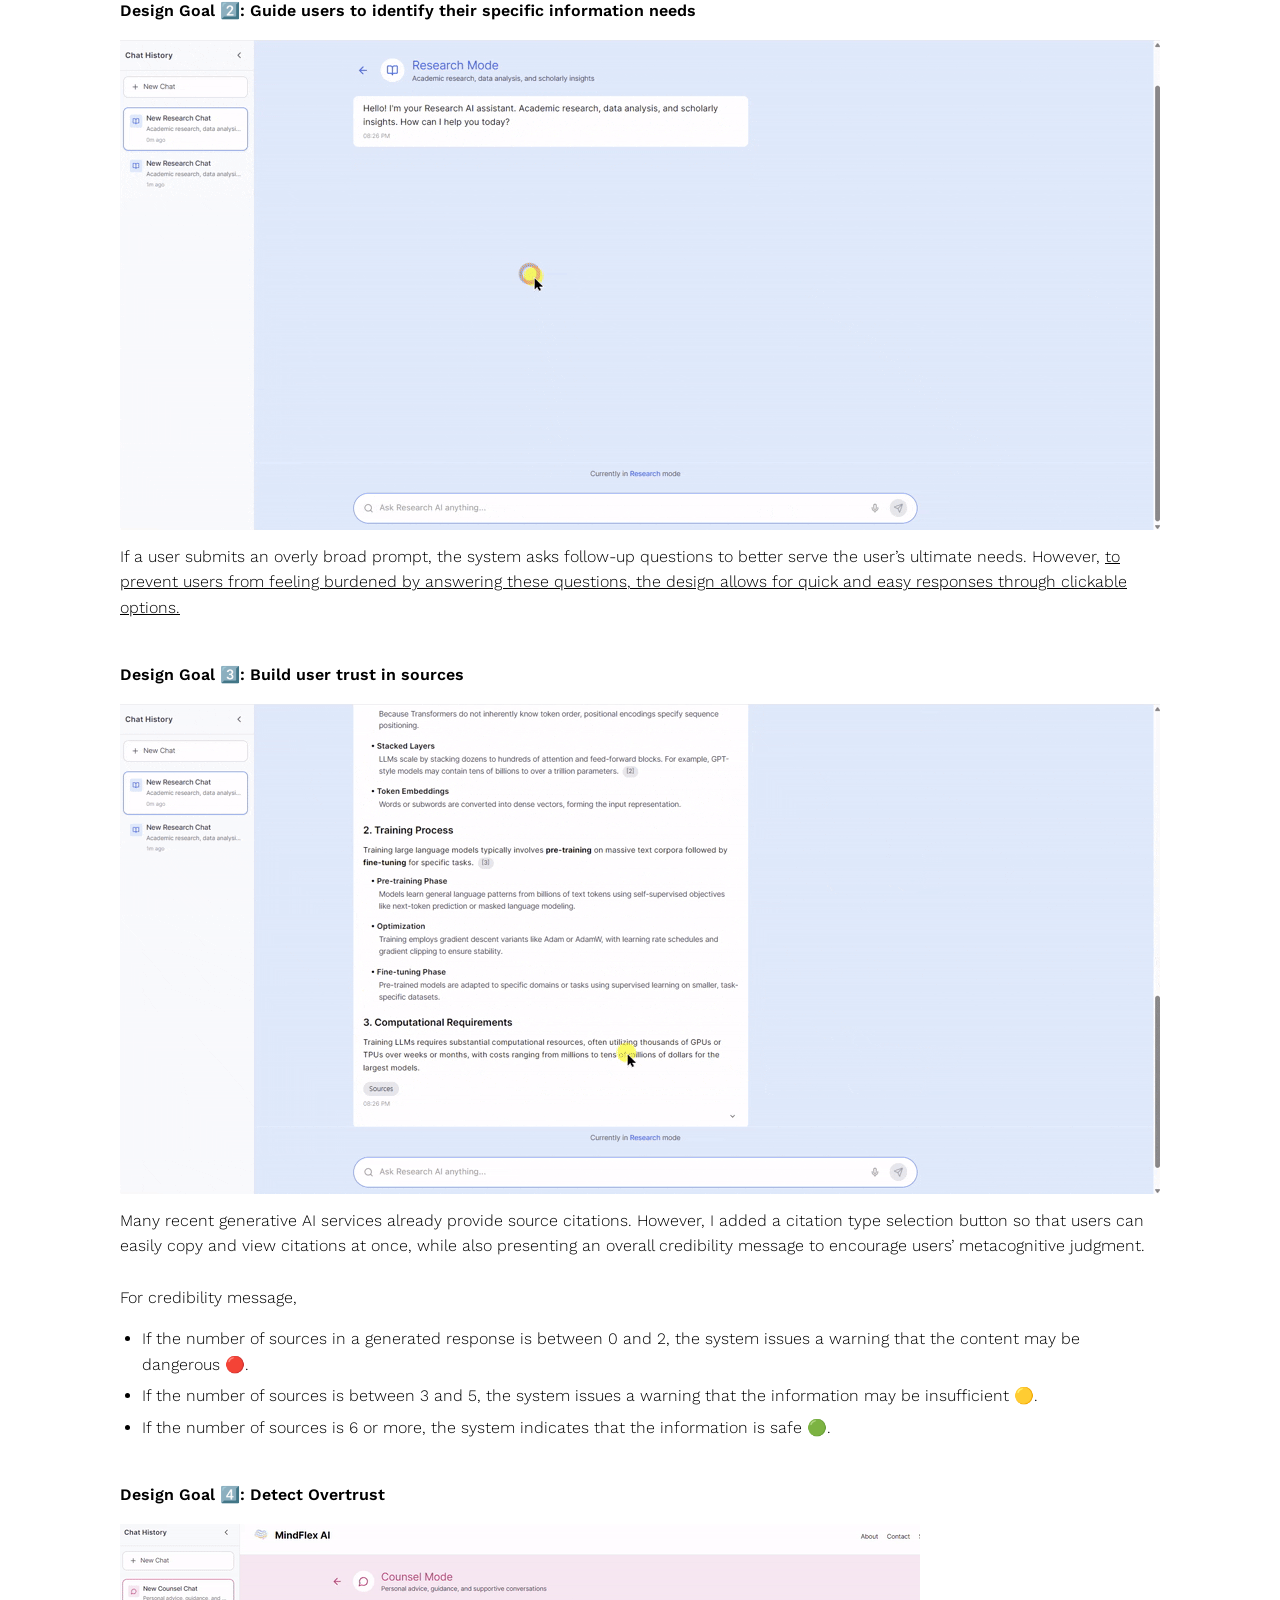
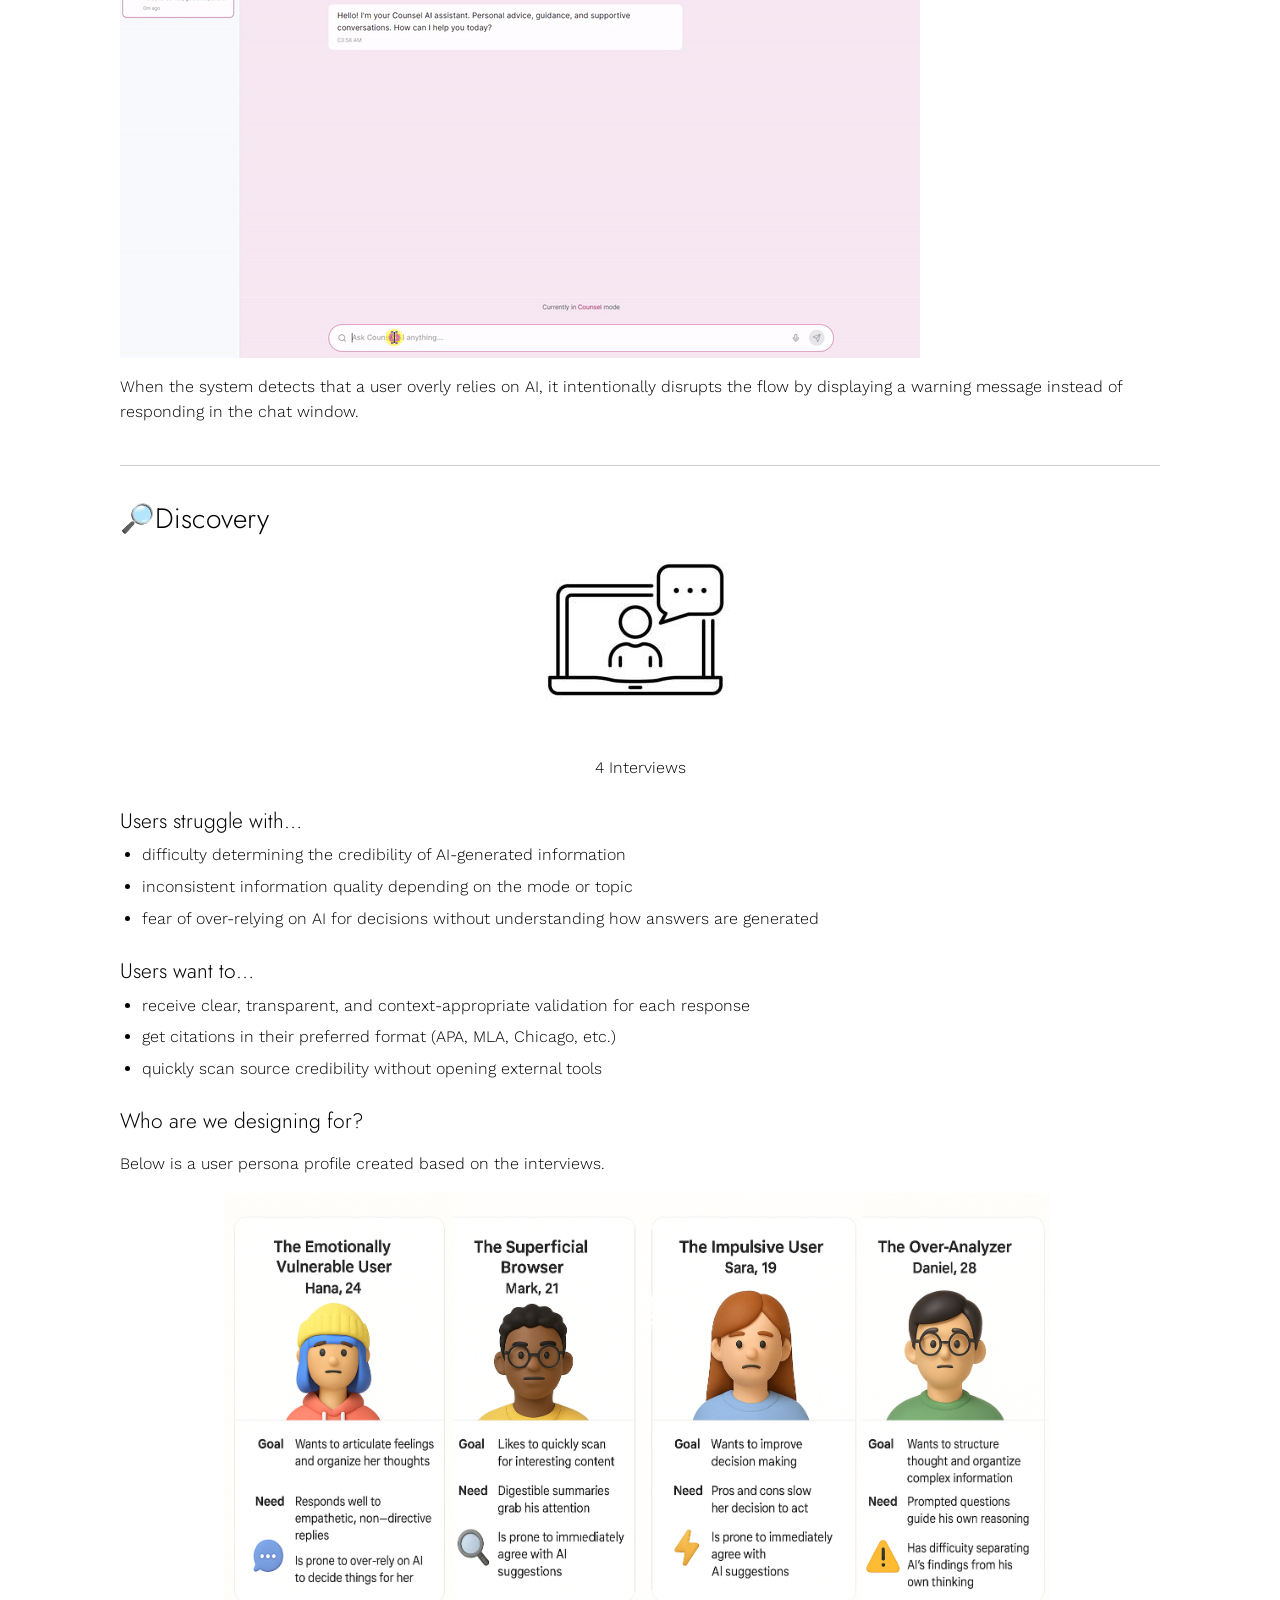
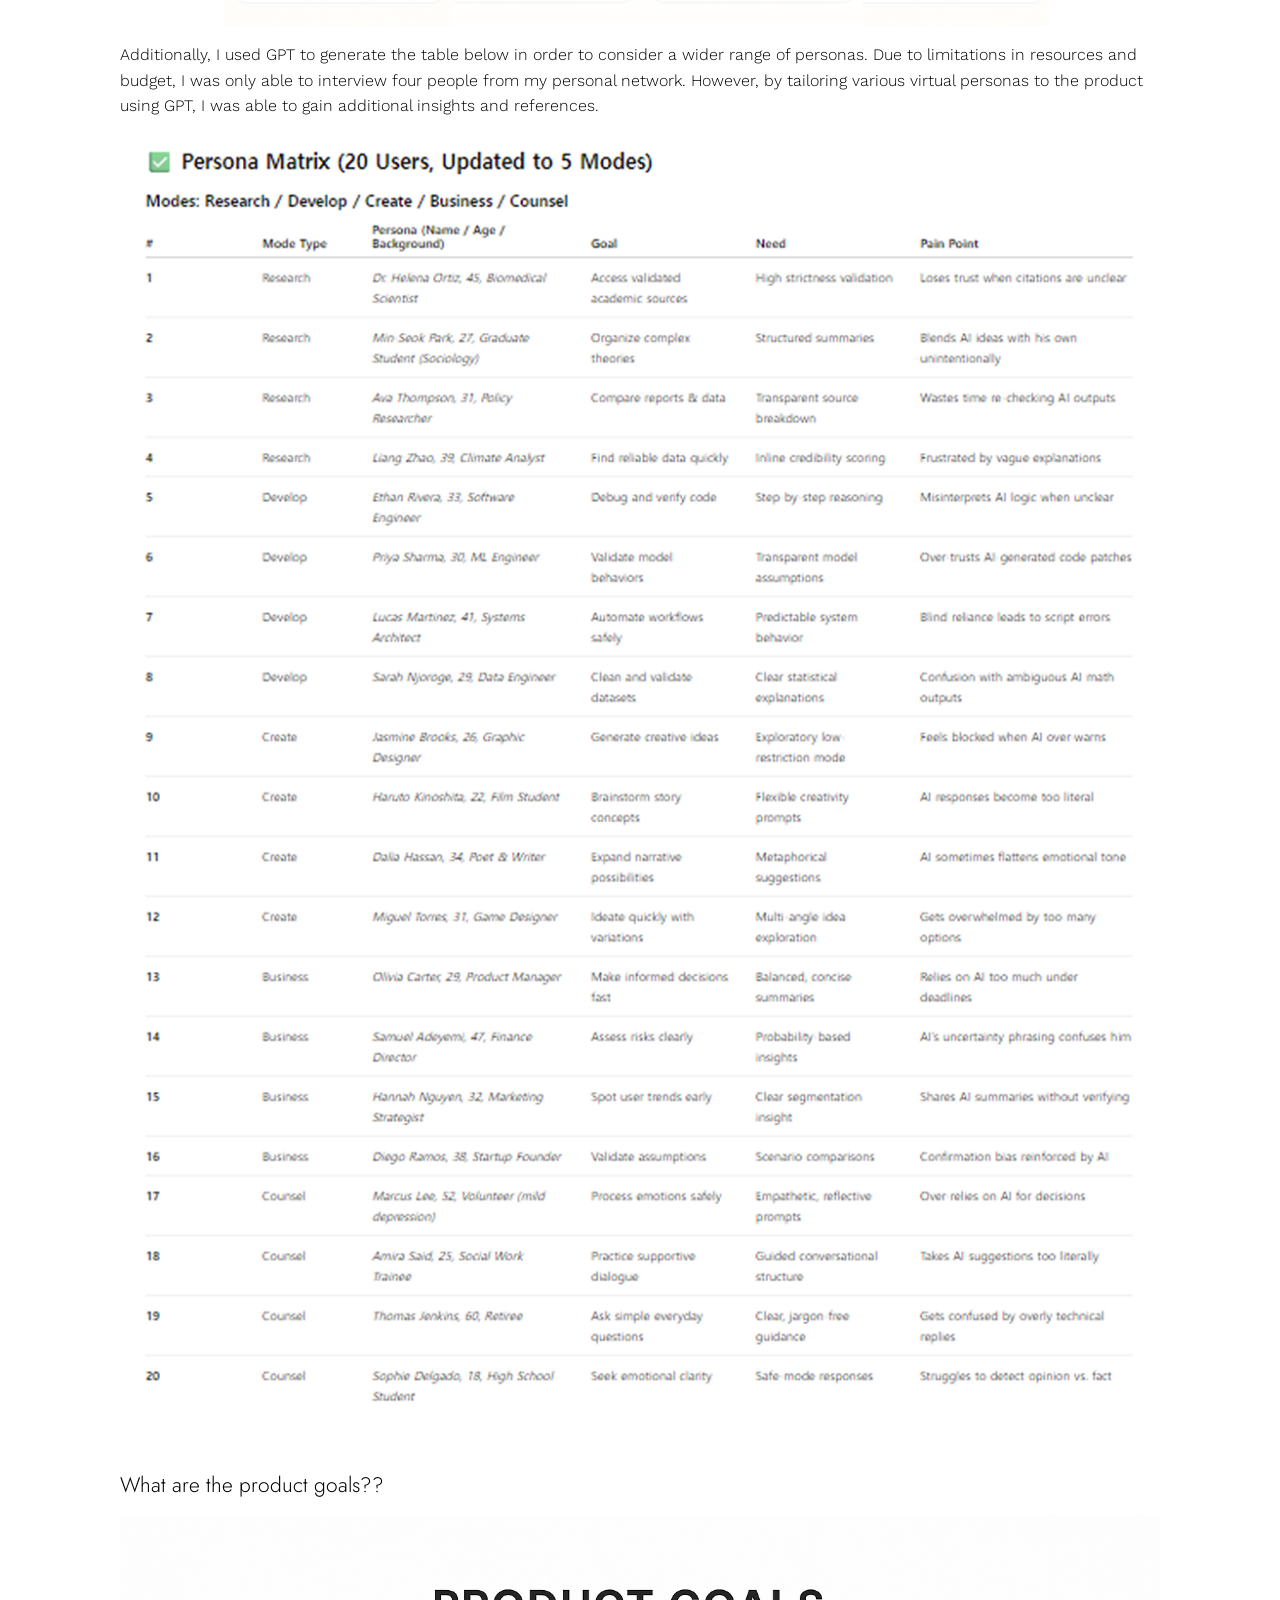
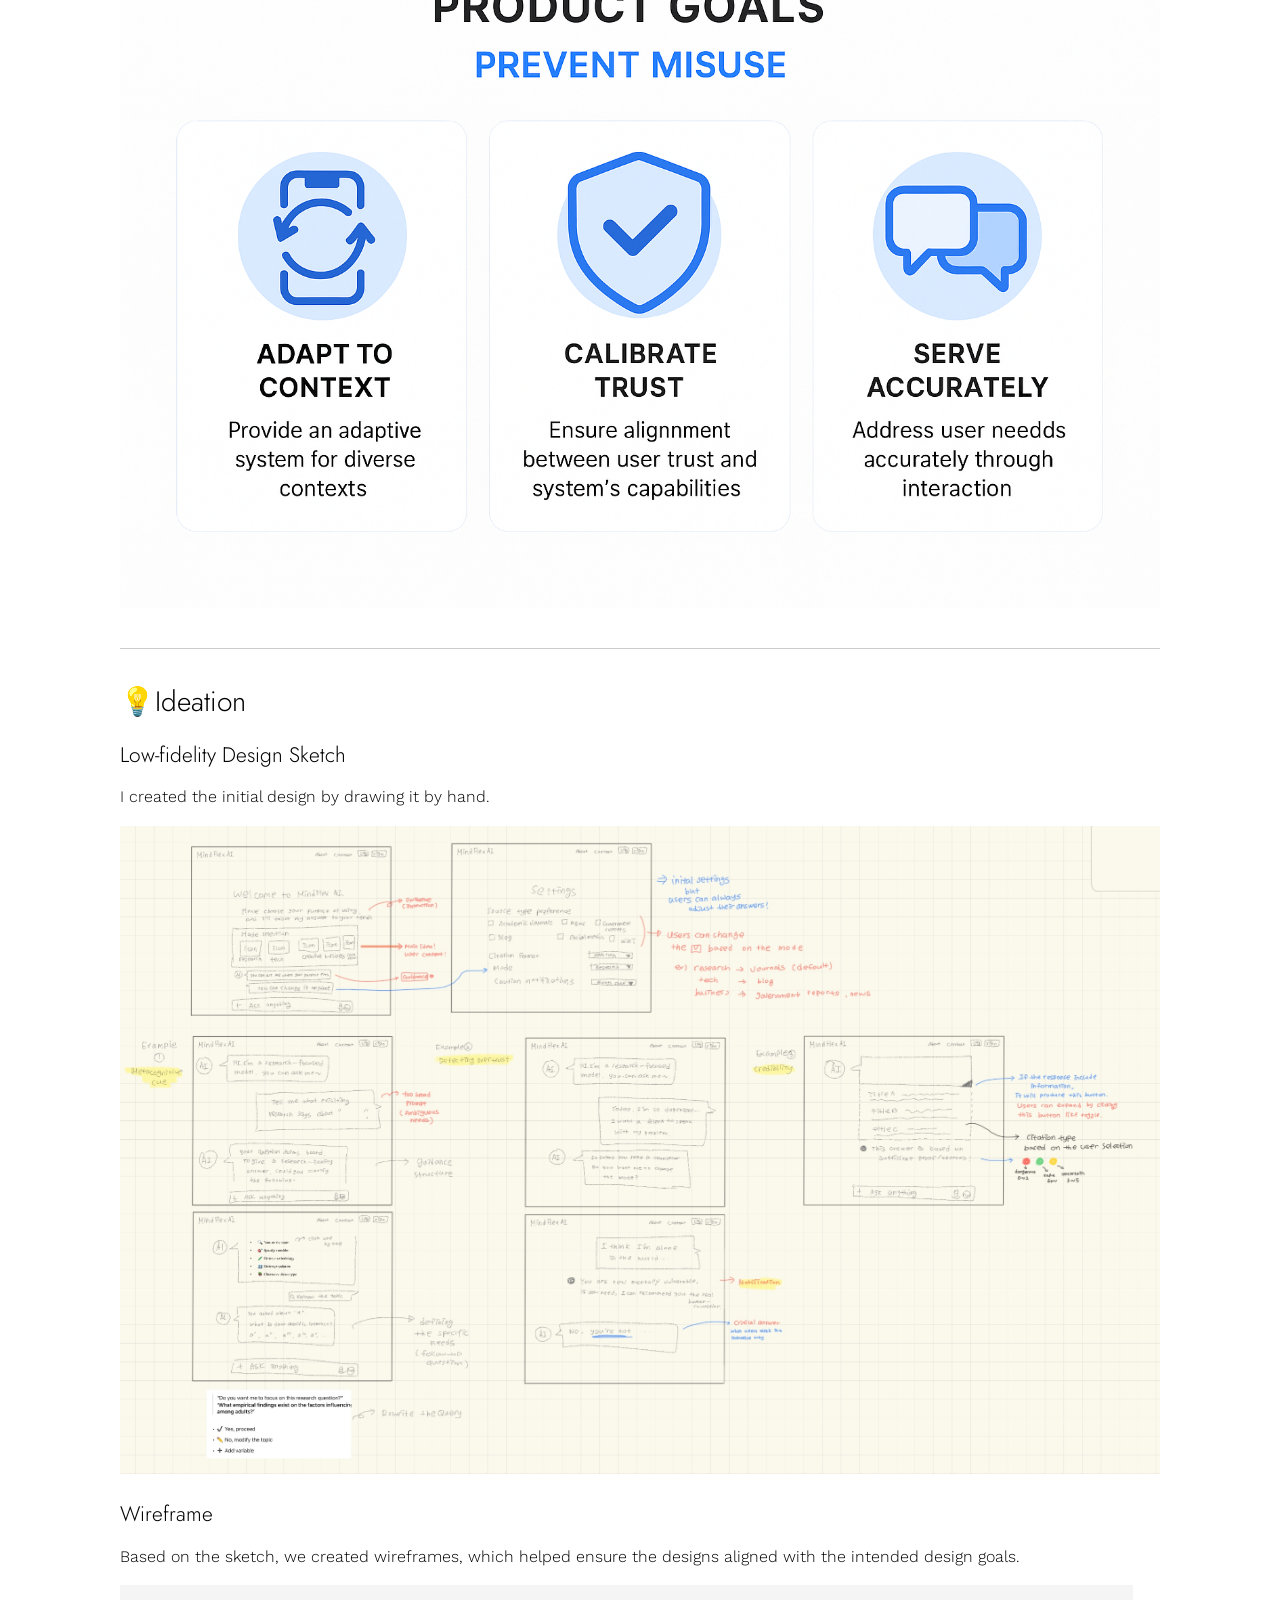
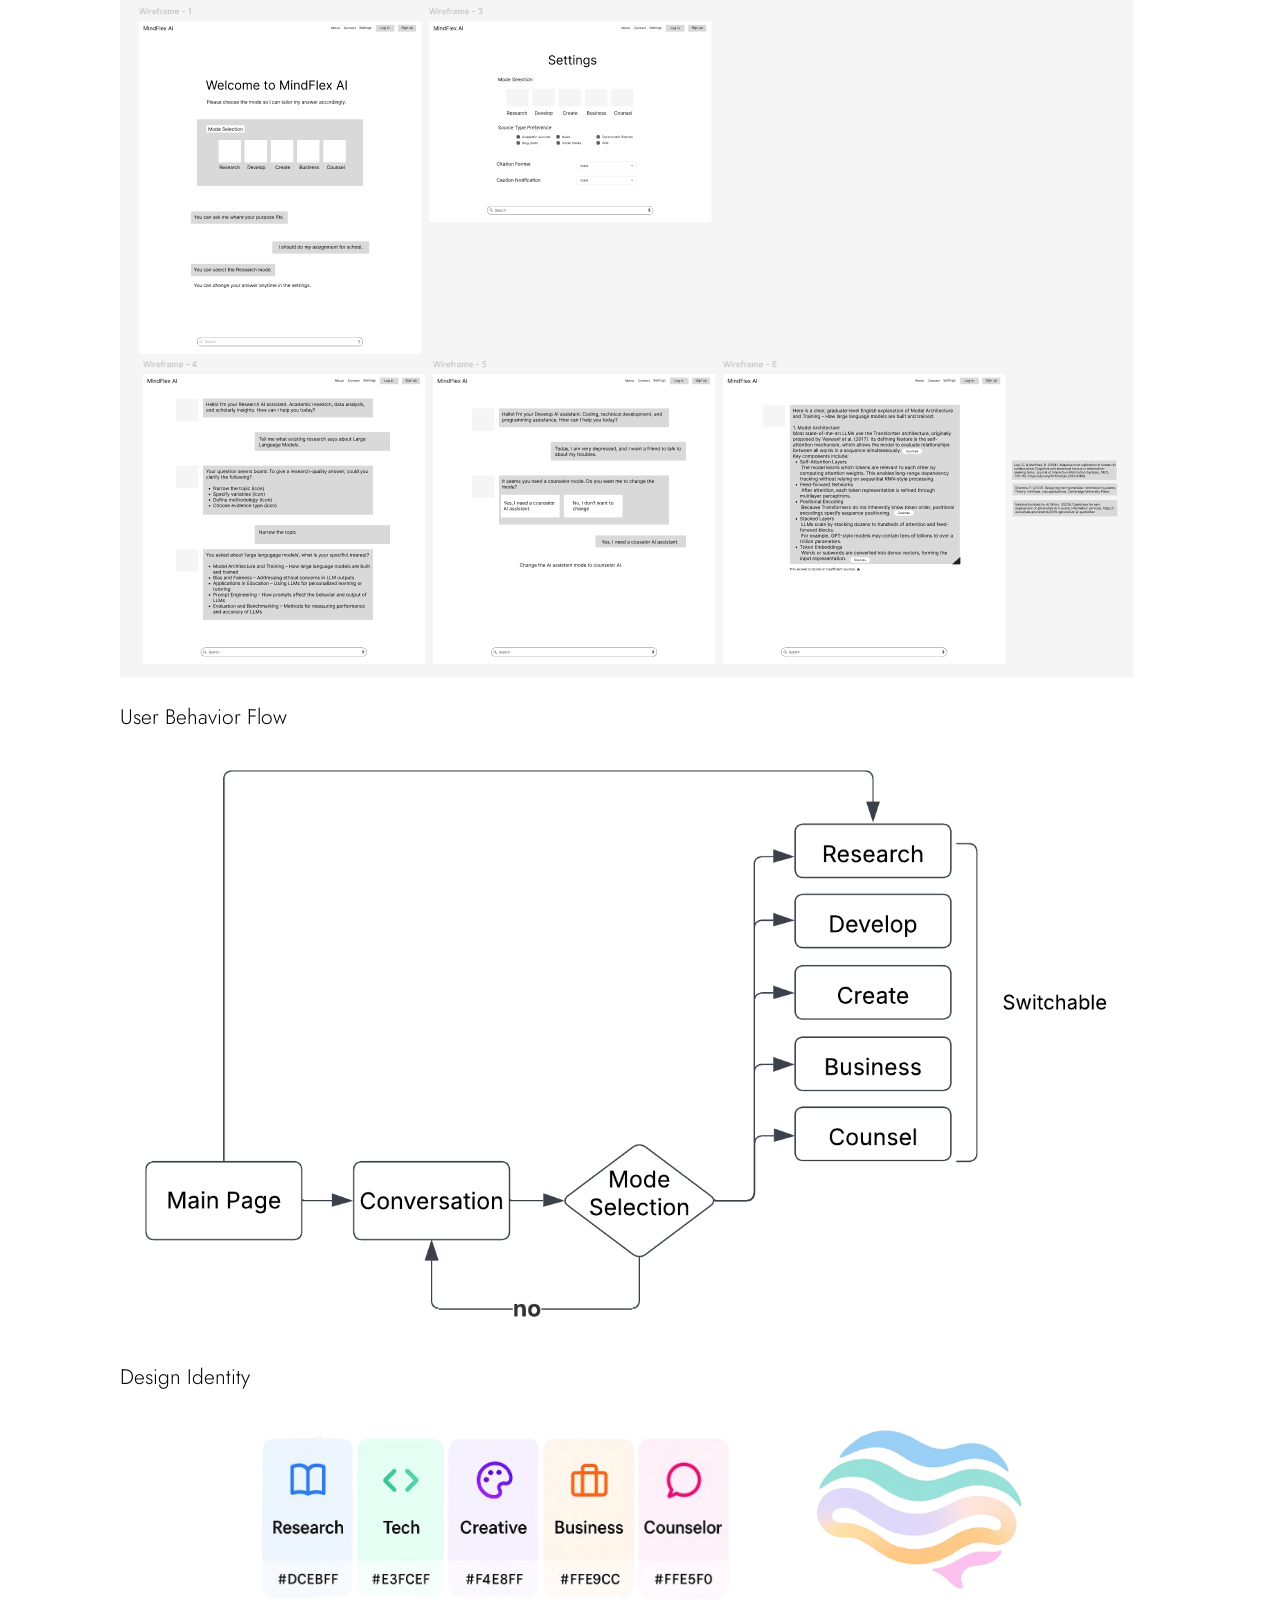
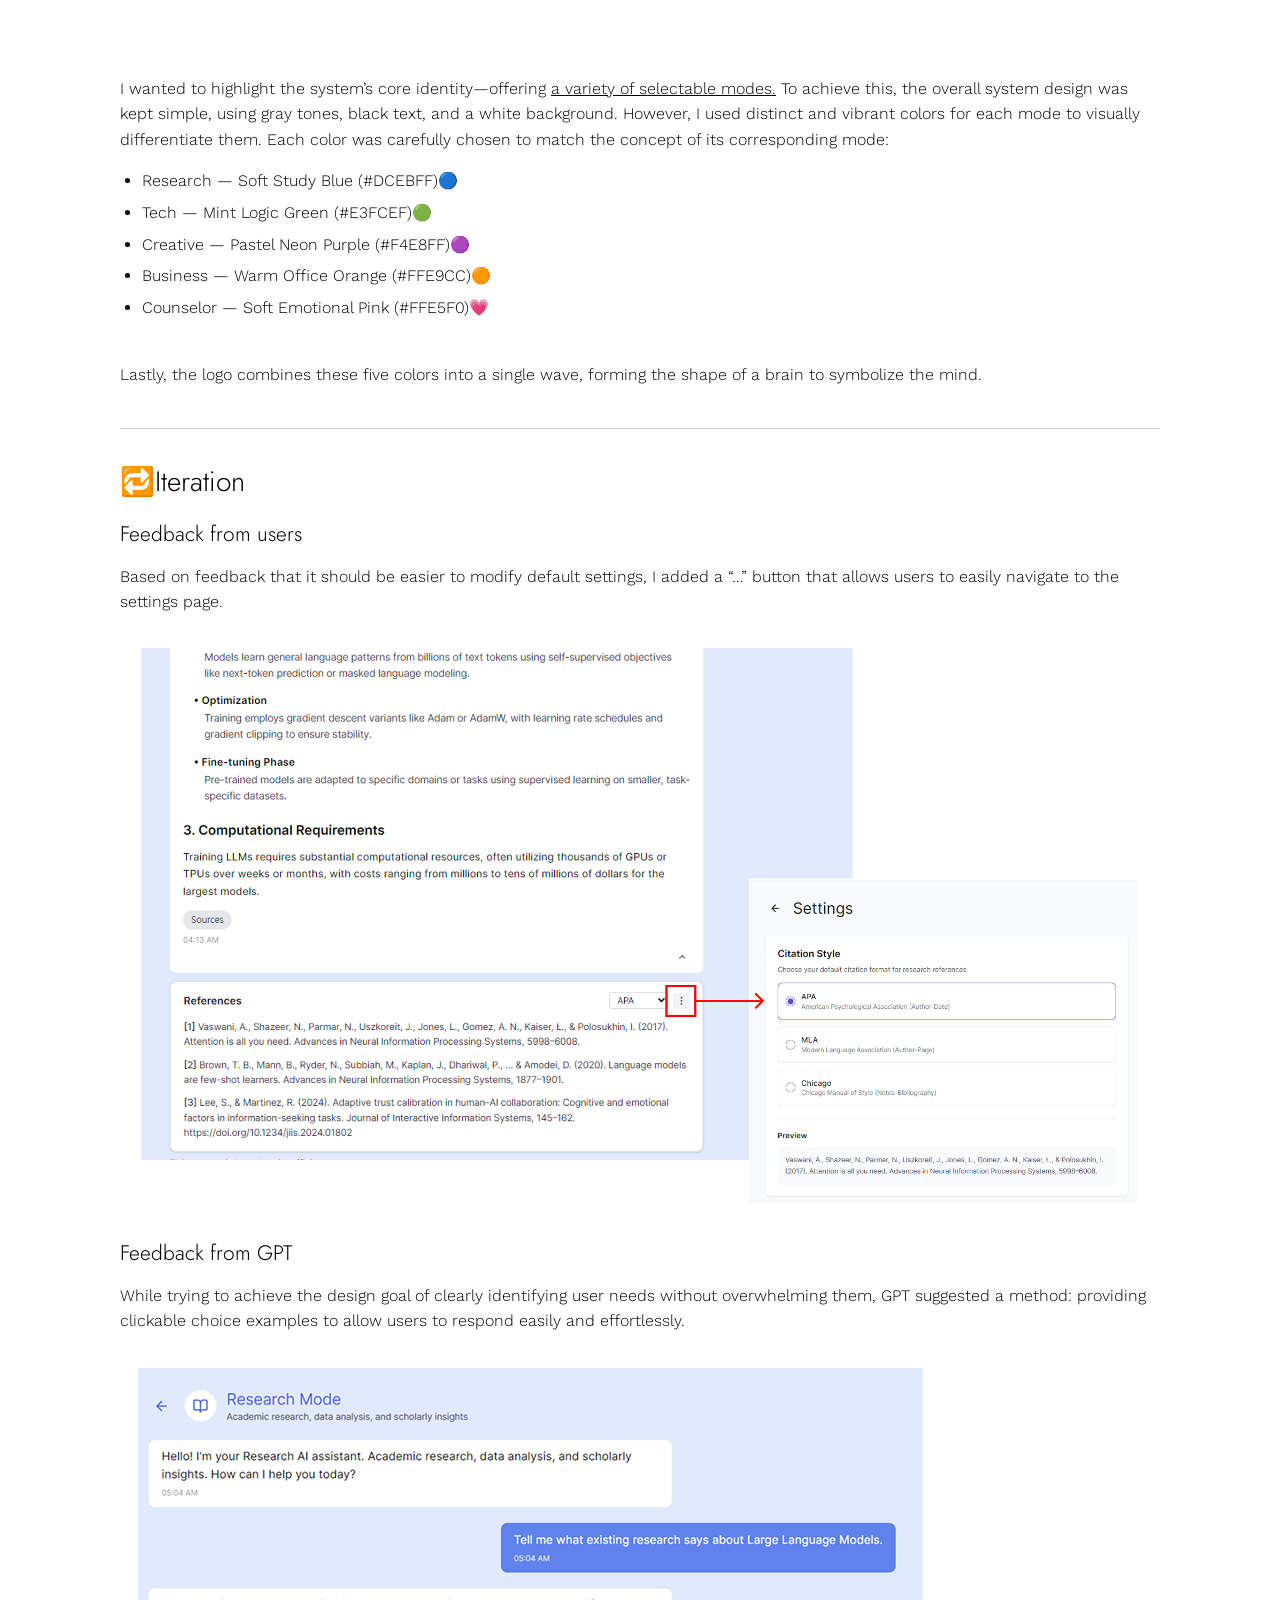
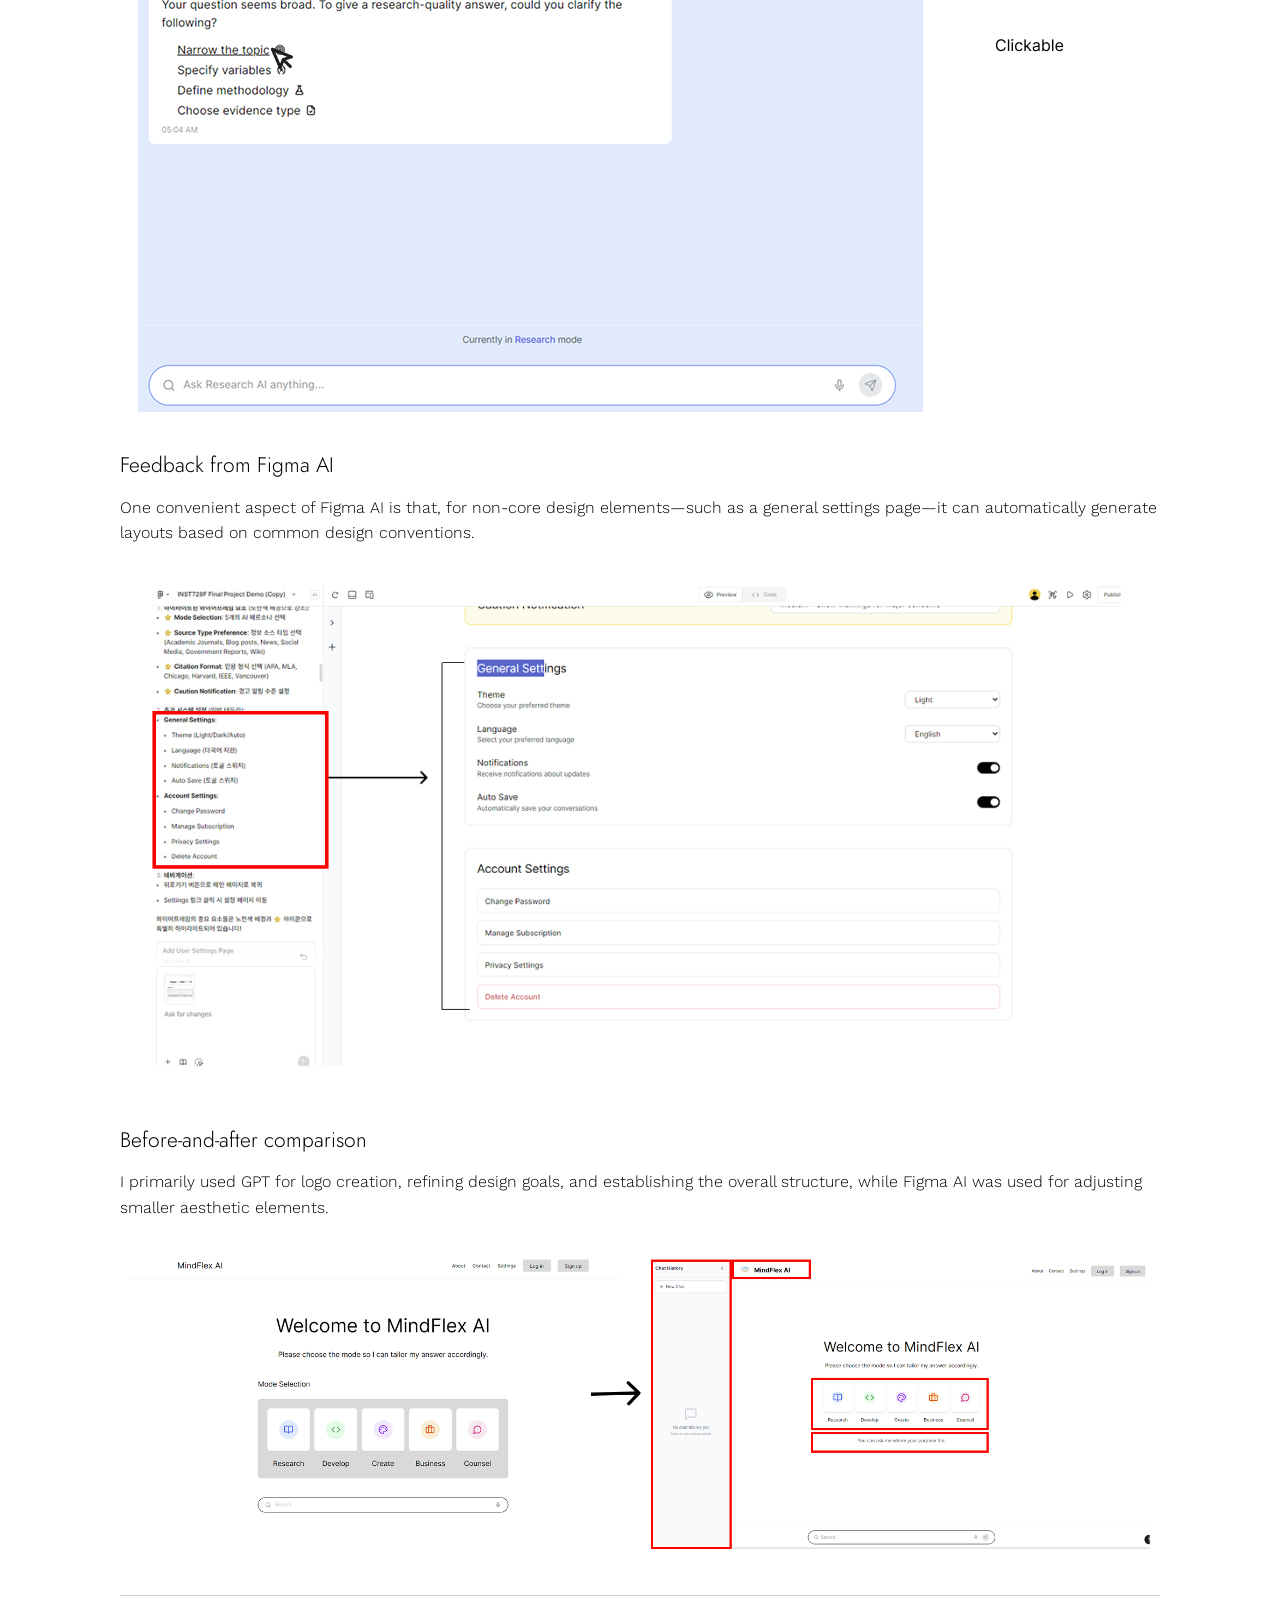
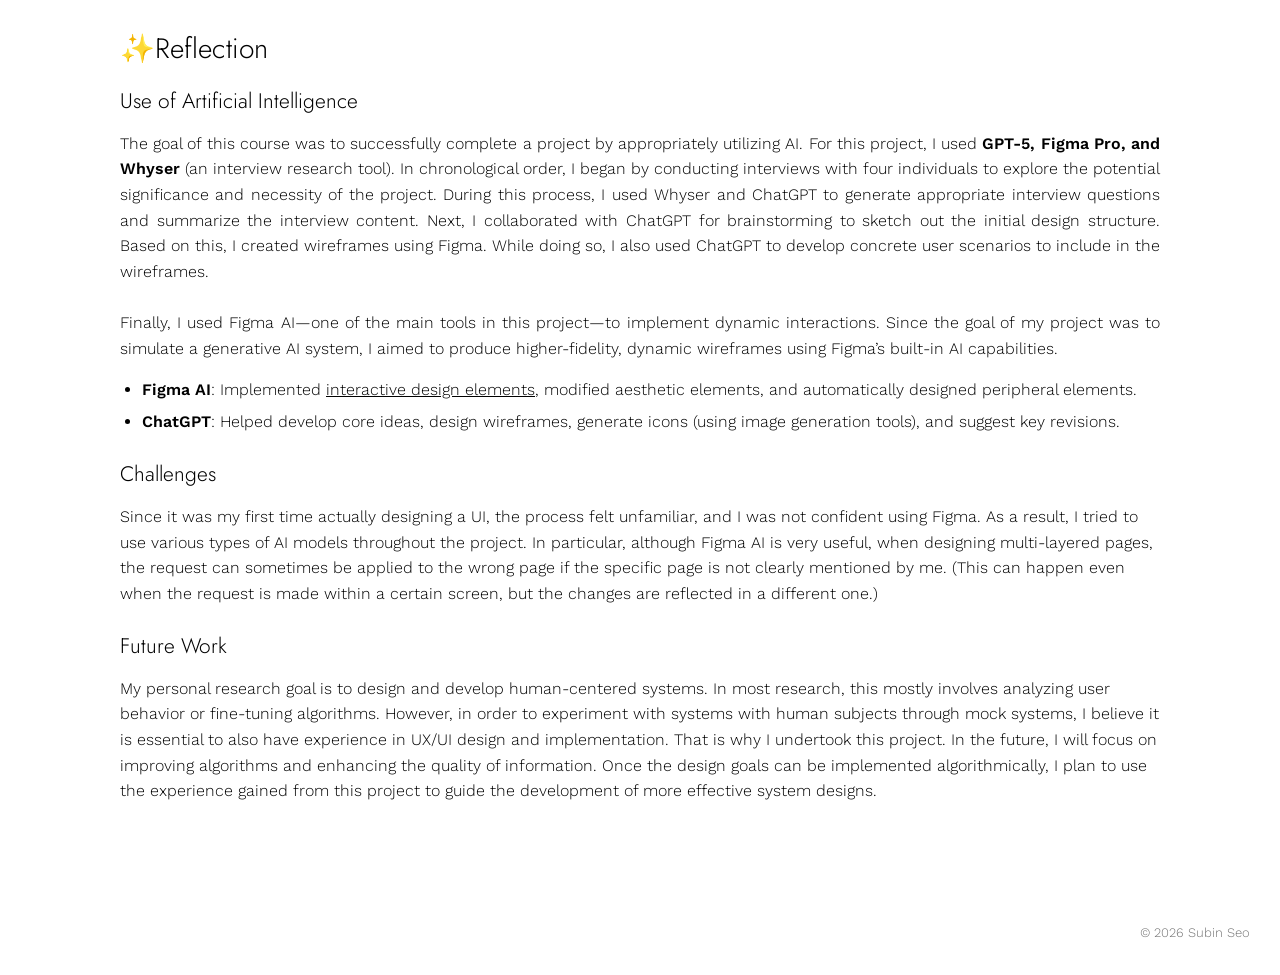
<file: project-mindflex.html>
<!doctype html>
<html lang="en">
<head>
	<meta charset="utf-8">
	<meta name="viewport" content="width=device-width, initial-scale=1.0">
	<title>MindFlex AI - Subin Seo</title>
	<link rel="preconnect" href="https://fonts.googleapis.com">
	<link href="https://fonts.googleapis.com/css2?family=Jost:wght@300;400;600&family=Montserrat:wght@300&family=Work+Sans:wght@300;400;600&display=swap" rel="stylesheet">
	<link href="css/style.css?v=66" rel="stylesheet">
	<script src="js/nav.js?v=13"></script>
	<link rel="icon" href="img/favicon.svg?v=2" type="image/svg+xml">
</head>
<body>

	<!-- Project write-up, copied from my own blog post (subinseo-research.github.io/2025/12/05/INST728F). -->
	<article class="page page-wide">
		<p class="back"><a href="projects.html">&larr; Fun Projects</a></p>
		<h1>MindFlex AI</h1>
		<p class="meta">INST728F &middot; University of Maryland &middot; Fall 2025 &middot; December 5, 2025</p>

		<div class="post-body">
		        <h2>Overview</h2>

		<div style="text-align: justify;">
		<h3>🔍Project Context</h3>
		<p>MindFlex AI is an adaptive information system powered by generative AI models, which can provide personalized information and adjust their UI based on users' queries.  Therefore, it is an intelligent system in which AI reads the emotional state of the human user and responds flexibly accordingly.
		<br /><br />
		Jensen Huang, the CEO of NVIDIA,<a href="https://www.instagram.com/reel/DR4QwDcDIVd/" target="_blank" rel="noopener noreferrer"> describes AI as the easiest tool</a> in human history and one that can help realize equity. I agree with this to some extent. More precisely, I believe that while AI is not yet such a tool, it holds that potential. Users can interact with AI through a simple chat in their preferred language, which has contributed to the rapid popularity of models like ChatGPT and Gemini. However, despite the wide diversity in users' backgrounds and contexts, these general-purpose AI models provide the same environment to all users. As a result, the quality of AI responses can vary significantly depending on users' literacy and metacognitive abilities. To address this disparity, I propose an adaptive system that reflects users' context with the UI components. 
		<br /><br />
		This project was proposed in the course INST728F in 2025 Fall semester, led by Professor Tom Brinck at the University of Maryland, and the primary focus was to implement these ideas through UX/UI design.
		</p> 
		</div>

		<hr />
		<div style="text-align: justify;">
		    <br />
		    <h3>❓Problem</h3>
		    Most AI systems have been optimized primarily for <u>accuracy-related metrics</u> such as F-measure. However, real human information-seeking behavior is far more influenced by the context in which the system is used and by psychological factors such as cognitive load and trust calibration. 
		    <br /><br />
		    Misuse of general-purpose AI can lead to truly dangerous consequences. <a href="https://www.youtube.com/watch?v=jBnJlwcnOBI" target="_blank" rel="noopener noreferrer"> In August 2025, there was a case in which a student died by suicide after interacting with ChatGPT </a>. This incident occurred, in part, because generative AIs like ChatGPT are generally designed to respond supportively to users regardless of the purpose of use. However, this issue cannot simply be dismissed as an individual's poor judgment. To design safer and more equitable information systems, we must confront and address these challenges directly.
		    <br /><br />
		    Therefore, this project explores what kinds of design are needed to prevent misuse and build a safer information system.
		    <br /><br />
		    <div class="notice--yellow">
		    "How can I reduce users' <strong>cognitive, emotional, and informational misuse</strong> in general-purpose AI?"
		    </div>
		    <br />
		</div>

		<hr />
		<h3>🎯Design Goals and Final Designs</h3>

		<p><br />
		<br />
		<strong>Design Goal 1️⃣: Support for various modes tailored to users needs</strong>
		<img loading="lazy" src="img/mindflex/MainStream.gif" alt="Mainstream GIF" /></p>
		<ul>
		  <li>Support for five distinct modes:<br /> 
		          research, development, creation, business, and counseling</li>
		  <li>The settings page allows for more specific customization: <br />
		          preferred sources, citation style, level of alerts 
		<br /></li>
		</ul>

		<p><img loading="lazy" src="img/mindflex/Mainstream2.gif" alt="Mainstream2" />
		Users can choose the best-fit mode through conversation
		<br /></p>

		<p><img loading="lazy" src="img/mindflex/Mainstream3.gif" alt="Mainstream3" />
		If a user accidentally uses the wrong mode during a conversation, the system detects it and suggests switching to the appropriate mode.</p>

		<p><br />
		<strong>Design Goal 2️⃣: Guide users to identify their specific information needs</strong></p>

		<p><img loading="lazy" src="img/mindflex/Function1.gif" alt="Function1 GIF" />
		If a user submits an overly broad prompt, the system asks follow-up questions to better serve the user’s ultimate needs. However, <u>to prevent users from feeling burdened by answering these questions, the design allows for quick and easy responses through clickable options.</u></p>

		<p><br />
		<strong>Design Goal 3️⃣: Build user trust in sources</strong></p>

		<p><img loading="lazy" src="img/mindflex/Function2.gif" alt="Function2 GIF" />
		Many recent generative AI services already provide source citations. However, I added a citation type selection button so that users can easily copy and view citations at once, while also presenting an overall credibility message to encourage users’ metacognitive judgment.
		<br /><br />
		For credibility message,</p>
		<ul>
		  <li>If the number of sources in a generated response is between 0 and 2, the system issues a warning that the content may be dangerous 🔴.</li>
		  <li>If the number of sources is between 3 and 5, the system issues a warning that the information may be insufficient 🟡.</li>
		  <li>If the number of sources is 6 or more, the system indicates that the information is safe 🟢.</li>
		</ul>

		<p><br />
		<strong>Design Goal 4️⃣: Detect Overtrust</strong></p>

		<p><img loading="lazy" src="img/mindflex/Function3.gif" alt="Function3 GIF" /></p>

		<p>When the system detects that a user overly relies on AI, it intentionally disrupts the flow by displaying a warning message instead of responding in the chat window.</p>

		<hr />
		<h2>🔎Discovery</h2>

		<div align="center">
		  <img loading="lazy" src="img/mindflex/interview.png" alt="interview" /> <br />
		  4 Interviews 
		</div>

		<h3>Users struggle with…</h3>
		<ul>
		  <li>difficulty determining the credibility of AI-generated information</li>
		  <li>inconsistent information quality depending on the mode or topic</li>
		  <li>fear of over-relying on AI for decisions without understanding how answers are generated</li>
		</ul>

		<h3>Users want to…</h3>
		<ul>
		  <li>receive clear, transparent, and context-appropriate validation for each response</li>
		  <li>get citations in their preferred format (APA, MLA, Chicago, etc.)</li>
		  <li>quickly scan source credibility without opening external tools</li>
		</ul>

		<h3>Who are we designing for?</h3>
		<p>Below is a user persona profile created based on the interviews.</p>

		<div align="center">
		  <img loading="lazy" src="img/mindflex/User1.png" alt="User1" width="80%" />
		</div>

		<p>Additionally, I used GPT to generate the table below in order to consider a wider range of personas. Due to limitations in resources and budget, I was only able to interview four people from my personal network. However, by tailoring various virtual personas to the product using GPT, I was able to gain additional insights and references.</p>

		<div align="center">
		  <img loading="lazy" src="img/mindflex/User2.png" alt="User2" width="100%" />
		</div>

		<h3>What are the product goals??</h3>
		<p><img loading="lazy" src="img/mindflex/goal.png" alt="goal" /></p>

		<hr />
		<h2>💡Ideation</h2>

		<h3>Low-fidelity Design Sketch</h3>
		<p>I created the initial design by drawing it by hand.</p>

		<p><img loading="lazy" src="img/mindflex/Low-fidelity_wireframe.jpg" alt="Low-fidelity_wireframe" /></p>

		<h3>Wireframe</h3>
		<p>Based on the sketch, we created wireframes, which helped ensure the designs aligned with the intended design goals.</p>

		<p><img loading="lazy" src="img/mindflex/High-fidelity_wireframe.png" alt="Highfidelity_wireframe" /></p>

		<h3>User Behavior Flow</h3>
		<div align="center">
		  <img loading="lazy" src="img/mindflex/flow.png" alt="flow" /> 
		</div>

		<h3>Design Identity</h3>
		<div align="center">
		  <img loading="lazy" src="img/mindflex/UI_Color.png" alt="UI_Color" width="80%" />
		</div>
		<p>I  wanted to highlight the system’s core identity—offering <u>a variety of selectable modes.</u> To achieve this, the overall system design was kept simple, using gray tones, black text, and a white background. However, I used distinct and vibrant colors for each mode to visually differentiate them. Each color was carefully chosen to match the concept of its corresponding mode:</p>
		<ul>
		  <li>Research — Soft Study Blue (#DCEBFF)🔵</li>
		  <li>Tech — Mint Logic Green (#E3FCEF)🟢</li>
		  <li>Creative — Pastel Neon Purple (#F4E8FF)🟣</li>
		  <li>Business — Warm Office Orange (#FFE9CC)🟠</li>
		  <li>Counselor — Soft Emotional Pink (#FFE5F0)💗 
		<br /><br /></li>
		</ul>

		<p>Lastly, the logo combines these five colors into a single wave, forming the shape of a brain to symbolize the mind.</p>

		<hr />
		<h2>🔁Iteration</h2>

		<h3>Feedback from users</h3>
		<p>Based on feedback that it should be easier to modify default settings, I added a “…” button that allows users to easily navigate to the settings page.</p>

		<p><img loading="lazy" src="img/mindflex/Iteration1.png" alt="Iteration1" /></p>

		<h3>Feedback from GPT</h3>
		<p>While trying to achieve the design goal of clearly identifying user needs without overwhelming them, GPT suggested a method: providing clickable choice examples to allow users to respond easily and effortlessly.</p>

		<p><img loading="lazy" src="img/mindflex/Iteration2.png" alt="Iteration2" /></p>

		<h3>Feedback from Figma AI</h3>
		<p>One convenient aspect of Figma AI is that, for non-core design elements—such as a general settings page—it can automatically generate layouts based on common design conventions.</p>

		<p><img loading="lazy" src="img/mindflex/Iteration3.png" alt="Iteration3" /></p>

		<h3>Before-and-after comparison</h3>
		<p>I primarily used GPT for logo creation, refining design goals, and establishing the overall structure, while Figma AI was used for adjusting smaller aesthetic elements.</p>

		<p><img loading="lazy" src="img/mindflex/Iteration4.png" alt="Iteration4" /></p>

		<hr />
		<h2>✨Reflection</h2>
		<div style="text-align: justify;">
		    <h3>Use of Artificial Intelligence</h3>
		    <p>
		      The goal of this course was to successfully complete a project by appropriately utilizing AI. 
		      For this project, I used <strong>GPT-5, Figma Pro, and Whyser</strong> (an interview research tool). 
		      In chronological order, I began by conducting interviews with four individuals to explore the potential significance 
		      and necessity of the project. During this process, I used Whyser and ChatGPT to generate appropriate interview 
		      questions and summarize the interview content.
		      Next, I collaborated with ChatGPT for brainstorming to sketch out the initial design structure. 
		      Based on this, I created wireframes using Figma. 
		      While doing so, I also used ChatGPT to develop concrete user scenarios to include in the wireframes.
		      <br /><br />
		      Finally, I used Figma AI—one of the main tools in this project—to implement dynamic interactions. 
		      Since the goal of my project was to simulate a generative AI system, I aimed to produce higher-fidelity, dynamic 
		      wireframes using Figma’s built-in AI capabilities.
		    </p>
		</div>

		<ul>
		  <li><strong>Figma AI</strong>: Implemented <u>interactive design elements</u>, modified aesthetic elements, and automatically designed peripheral elements.</li>
		  <li><strong>ChatGPT</strong>: Helped develop core ideas, design wireframes, generate icons (using image generation tools), and suggest key revisions.</li>
		</ul>

		<h3>Challenges</h3>
		<p>Since it was my first time actually designing a UI, the process felt unfamiliar, and I was not confident using Figma.  As a result, I tried to use various types of AI models throughout the project. In particular, although Figma AI is very useful, when designing multi-layered pages, the request can sometimes be applied to the wrong page if the specific page is not clearly mentioned by me. (This can happen even when the request is made within a certain screen, but the changes are reflected in a different one.)</p>

		<h3>Future Work</h3>
		<p>My personal research goal is to design and develop human-centered systems. In most research, this mostly involves analyzing user behavior or fine-tuning algorithms. However, in order to experiment with systems with human subjects through mock systems, I believe it is essential to also have experience in UX/UI design and implementation. That is why I undertook this project. In the future, I will focus on improving algorithms and enhancing the quality of information. Once the design goals can be implemented algorithmically, I plan to use the experience gained from this project to guide the development of more effective system designs.</p>


      
		</div>
	</article>

	<footer>
		&copy; 2026 Subin Seo
	</footer>
</body>
</html>
</file>
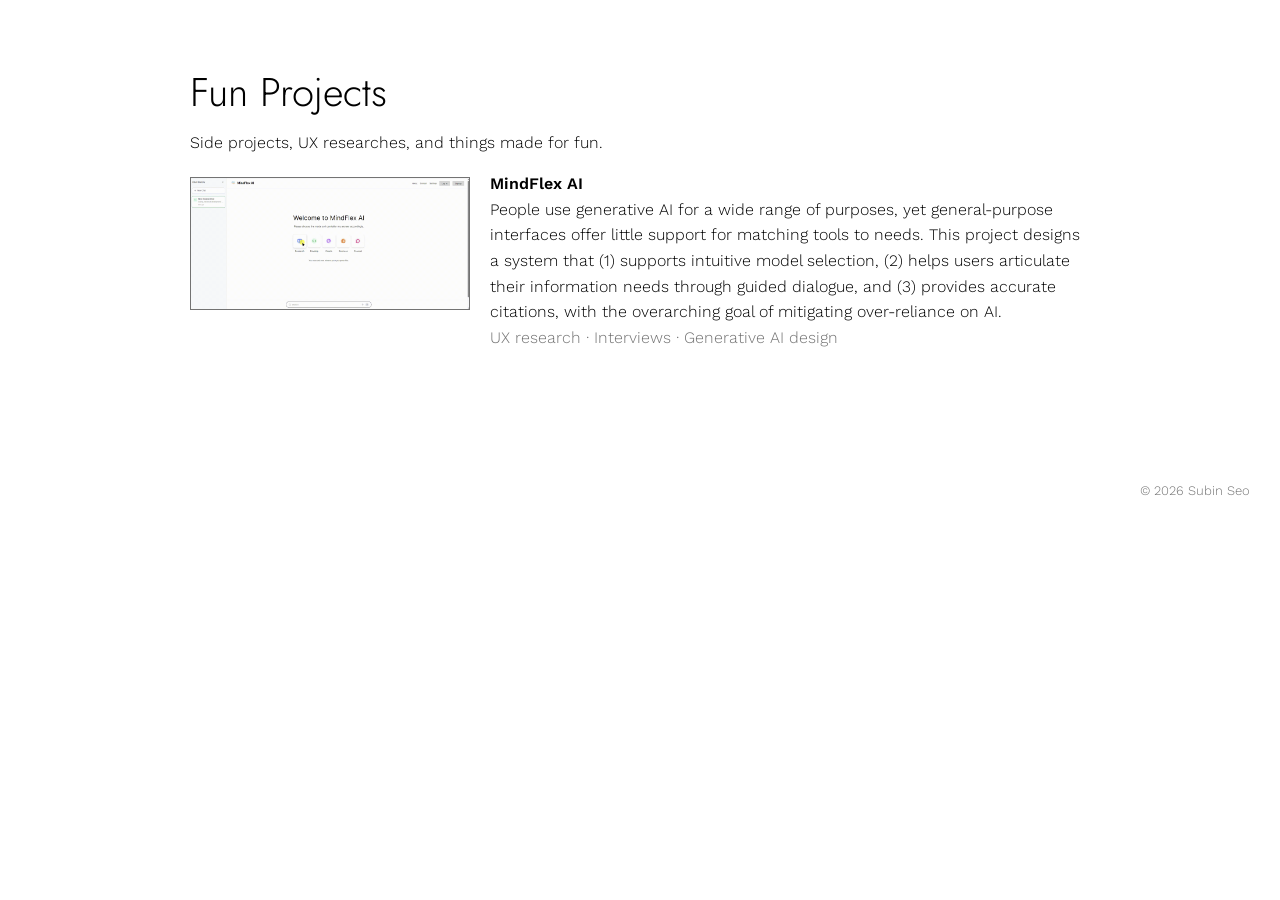
<file: projects.html>
<!doctype html>
<html lang="en">
<head>
	<meta charset="utf-8">
	<meta name="viewport" content="width=device-width, initial-scale=1.0">
	<title>Fun Projects - Subin Seo</title>
	<link rel="preconnect" href="https://fonts.googleapis.com">
	<link href="https://fonts.googleapis.com/css2?family=Jost:wght@300;400;600&family=Montserrat:wght@300&family=Work+Sans:wght@300;400;600&display=swap" rel="stylesheet">
	<link href="css/style.css?v=87" rel="stylesheet">
	<script src="js/nav.js?v=18"></script>
	<link rel="icon" href="img/favicon.svg?v=3" type="image/svg+xml">
</head>
<body>

	<div class="page">
		<h1>Fun Projects</h1>

		<p>
			Side projects, UX researches, and things made for fun.
		</p>

		<!-- The list is built from data/projects.js; to add a project, see the notes at the top of that file. -->
		<div id="project-list"></div>
	</div>

	<footer>
		&copy; 2026 Subin Seo
	</footer>

	<script src="data/projects.js?v=1"></script>
	<script src="js/lists.js?v=1"></script>
	<script>renderProjects(document.getElementById("project-list"));</script>
</body>
</html>
</file>
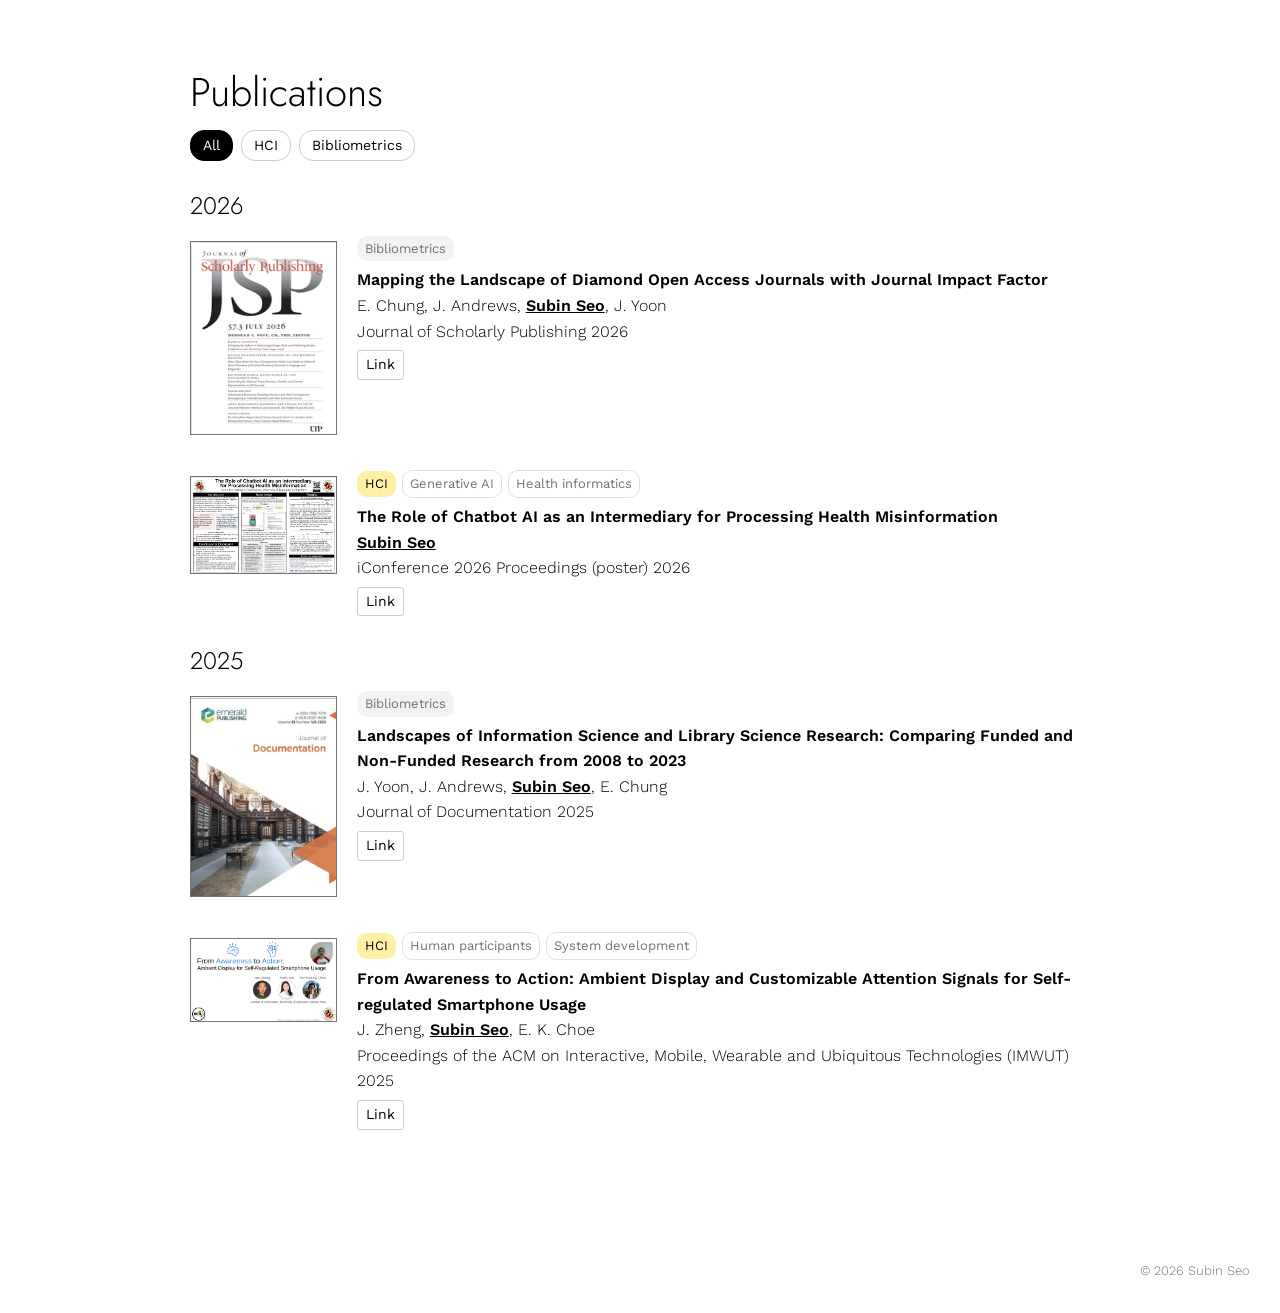
<file: publications.html>
<!doctype html>
<html lang="en">
<head>
	<meta charset="utf-8">
	<meta name="viewport" content="width=device-width, initial-scale=1.0">
	<title>Publications - Subin Seo</title>
	<link rel="preconnect" href="https://fonts.googleapis.com">
	<link href="https://fonts.googleapis.com/css2?family=Jost:wght@300;400;600&family=Montserrat:wght@300&family=Work+Sans:wght@300;400;600&display=swap" rel="stylesheet">
	<link href="css/style.css?v=93" rel="stylesheet">
	<script src="js/nav.js?v=18"></script>
	<link rel="icon" href="img/favicon.svg?v=3" type="image/svg+xml">
</head>
<body>

	<div class="page">
		<h1>Publications</h1>
		<nav class="tag-filter" id="tag-filter" aria-label="Filter by area"></nav>
		<div id="all-publications"></div>
	</div>

	<footer>
		&copy; 2026 Subin Seo
	</footer>

	<script src="data/publications.js?v=25"></script>
	<script src="js/publications.js?v=18"></script>
	<script>
		var params = new URLSearchParams(location.search);
		var tag = params.get("tag");
		if (!window.TAGS[tag]) tag = null;
		var sub = params.get("sub");
		if (!tag || !window.SUBTAGS[tag] || !window.SUBTAGS[tag][sub]) sub = null;
		renderTagFilter(document.getElementById("tag-filter"), tag, sub);
		renderPublications(document.getElementById("all-publications"), { groupByYear: true, tag: tag, sub: sub });
	</script>
</body>
</html>
</file>
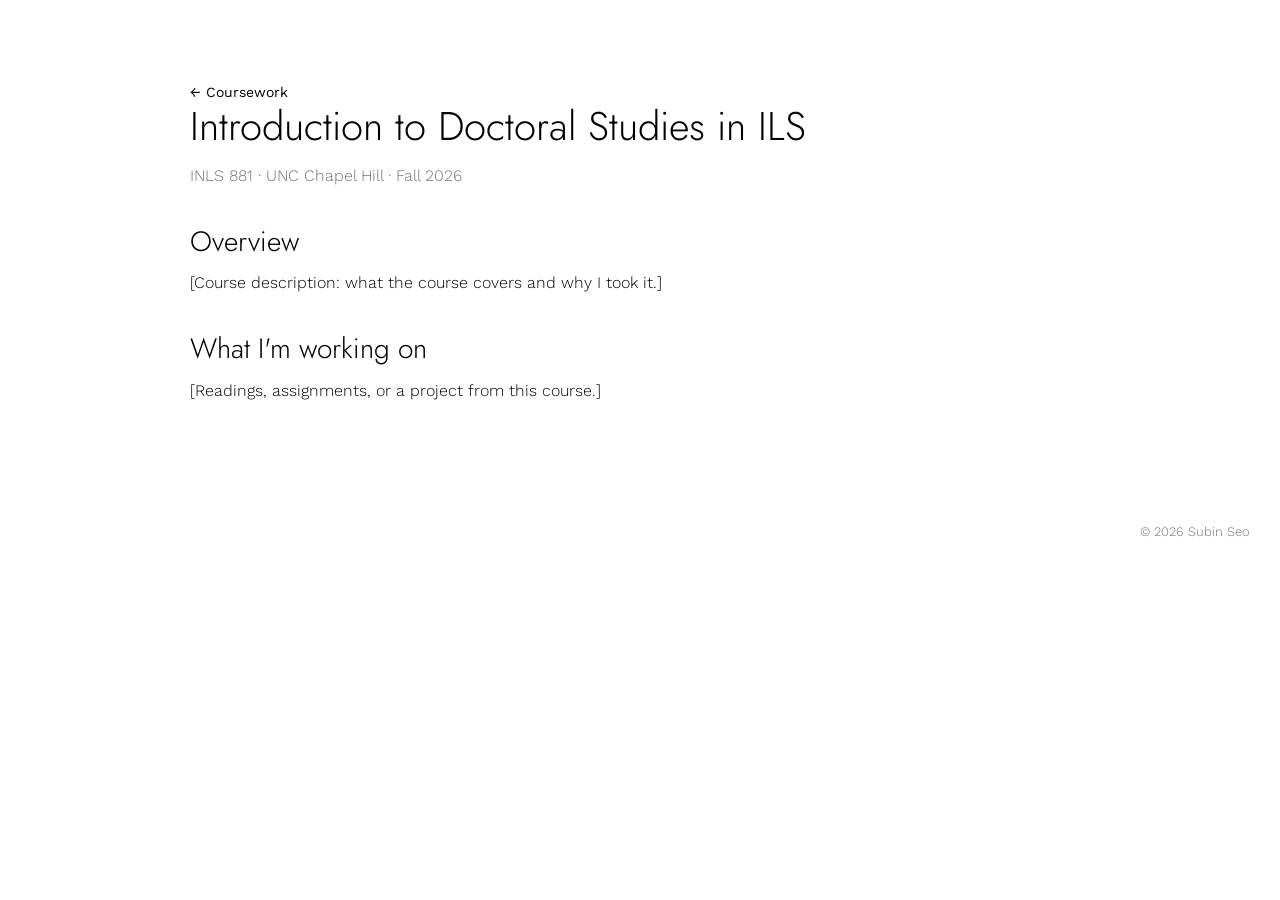
<file: courses/inls881.html>
<!doctype html>
<html lang="en">
<head>
	<meta charset="utf-8">
	<meta name="viewport" content="width=device-width, initial-scale=1.0">
	<title>INLS 881 Introduction to Doctoral Studies in ILS - Subin Seo</title>
	<link rel="preconnect" href="https://fonts.googleapis.com">
	<link href="https://fonts.googleapis.com/css2?family=Jost:wght@300;400;600&family=Montserrat:wght@300&family=Work+Sans:wght@300;400;600&display=swap" rel="stylesheet">
	<link href="../css/style.css?v=88" rel="stylesheet">
	<script src="../js/nav.js?v=18"></script>
	<link rel="icon" href="../img/favicon.svg?v=3" type="image/svg+xml">
</head>
<body>

	<!--
		Course page. Linked from the course's entry in js/courses.js (the "page" field).
		To add another: copy this file to courses/<slug>.html, edit the title, meta line and text,
		then add page: "courses/<slug>.html" to that course in js/courses.js.
	-->
	<article class="page">
		<p class="back"><a href="../courses.html">&larr; Coursework</a></p>
		<h1>Introduction to Doctoral Studies in ILS</h1>
		<p class="meta">INLS 881 &middot; UNC Chapel Hill &middot; Fall 2026</p>

		<div class="post-body">
			<h2>Overview</h2>
			<p>[Course description: what the course covers and why I took it.]</p>

			<h2>What I'm working on</h2>
			<p>[Readings, assignments, or a project from this course.]</p>
		</div>
	</article>

	<footer>
		&copy; 2026 Subin Seo
	</footer>
</body>
</html>
</file>
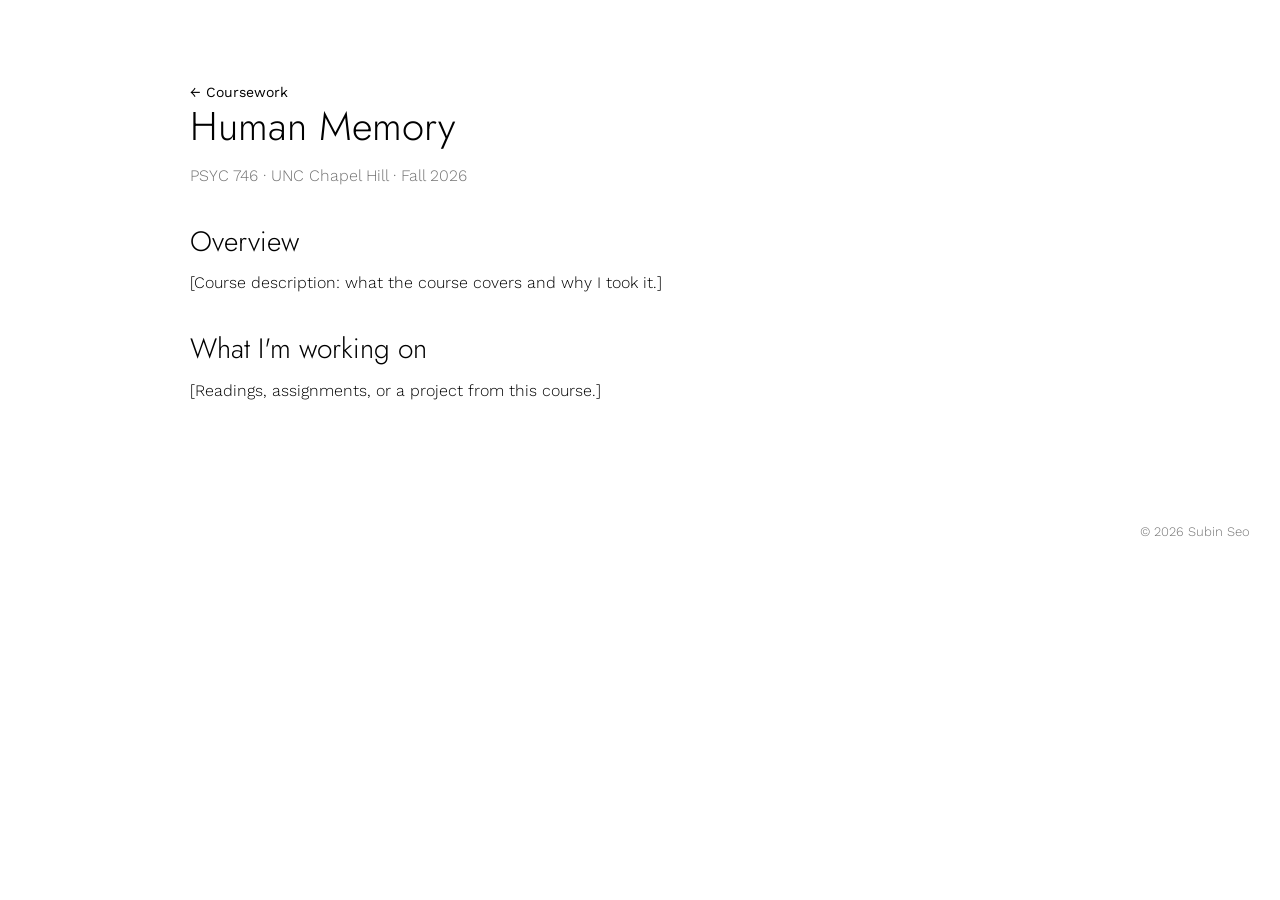
<file: courses/psyc746.html>
<!doctype html>
<html lang="en">
<head>
	<meta charset="utf-8">
	<meta name="viewport" content="width=device-width, initial-scale=1.0">
	<title>PSYC 746 Human Memory - Subin Seo</title>
	<link rel="preconnect" href="https://fonts.googleapis.com">
	<link href="https://fonts.googleapis.com/css2?family=Jost:wght@300;400;600&family=Montserrat:wght@300&family=Work+Sans:wght@300;400;600&display=swap" rel="stylesheet">
	<link href="../css/style.css?v=88" rel="stylesheet">
	<script src="../js/nav.js?v=18"></script>
	<link rel="icon" href="../img/favicon.svg?v=3" type="image/svg+xml">
</head>
<body>

	<!--
		Course page. Linked from the course's entry in js/courses.js (the "page" field).
		To add another: copy this file to courses/<slug>.html, edit the title, meta line and text,
		then add page: "courses/<slug>.html" to that course in js/courses.js.
	-->
	<article class="page">
		<p class="back"><a href="../courses.html">&larr; Coursework</a></p>
		<h1>Human Memory</h1>
		<p class="meta">PSYC 746 &middot; UNC Chapel Hill &middot; Fall 2026</p>

		<div class="post-body">
			<h2>Overview</h2>
			<p>[Course description: what the course covers and why I took it.]</p>

			<h2>What I'm working on</h2>
			<p>[Readings, assignments, or a project from this course.]</p>
		</div>
	</article>

	<footer>
		&copy; 2026 Subin Seo
	</footer>
</body>
</html>
</file>
<file: css/style.css>
/* Layout inspired by https://homes.cs.washington.edu/~axz/ */

:root {
	--text: #000000;
	--muted: #737373;
	--border: #cccccc;
	--accent: orange;
	--award-bg: #f0ad4e;
	--award-text: #ffffff;
	--bg: #ffffff;
}

* {
	box-sizing: border-box;
}

body {
	margin: 0;
	background: var(--bg);
	color: var(--text);
	font-family: 'Work Sans', sans-serif;
	font-size: 16px;
	font-weight: 300;
	line-height: 160%;
}

a {
	color: var(--text);
	font-weight: 400;
	text-decoration: none;
}

a:hover {
	color: var(--accent);
}

img {
	max-width: 100%;
}

strong, b {
	font-weight: 600;
}

/* Body text: Work Sans. Headings and menu: Jost. The name: Montserrat small caps. */
h1, h2, h3,
.mini-header,
.side-menu {
	font-family: 'Jost', sans-serif;
	font-weight: 300;
}

.title-name,
.side-menu-name {
	font-family: 'Montserrat', sans-serif;
	font-variant: small-caps;
	font-weight: 300;
}

.container {
	max-width: 1100px;
	margin: 0 auto;
	padding: 0 30px;
}

/* ---------- Home: top section ---------- */

.intro {
	display: grid;
	grid-template-columns: 280px 1fr;
	gap: 40px;
	padding-top: 72px;
}

.intro .portrait {
	width: 100%;
	height: auto;
}

.title-name {
	display: block;
	font-size: 50px;
	line-height: 50px;
	margin-bottom: 24px;
}

.intro p {
	margin: 0 0 16px;
}

/* Speech bubble whose tail points at the portrait (to its left; above it when the layout stacks) */
.intro .speech-bubble {
	position: relative;
	margin: 28px 0 0;
	padding: 16px 24px;
	background: linear-gradient(135deg, #f4faff, #e3f1fb);
	border: 1px solid #c9e1f3;
	border-radius: 20px;
	box-shadow: 0 3px 10px rgba(75, 156, 211, 0.08);
	font-size: 18px;
	line-height: 1.5;
	color: var(--text);
}

.speech-bubble strong {
	font-weight: 600;
	color: #2a76a8;
}

/* The tail: two slim triangles, the outer one in the border colour, the inner one in the bubble's fill */
.speech-bubble::before,
.speech-bubble::after {
	content: "";
	position: absolute;
	clip-path: polygon(0 50%, 100% 0, 100% 100%);
}

.speech-bubble::before {
	left: -19px;
	top: 20px;
	width: 20px;
	height: 14px;
	background: #c9e1f3;
}

.speech-bubble::after {
	left: -17px;
	top: 21px;
	width: 19px;
	height: 12px;
	background: #f1f8fd;
}

/* ---------- Home: two columns ---------- */

.columns {
	display: grid;
	grid-template-columns: 7fr 4fr;
	grid-template-areas: "main side";
	gap: 30px;
	padding-top: 24px;
}

.main {
	grid-area: main;
}

.sidebar {
	grid-area: side;
	padding-right: 20px;
}

.mini-header {
	font-size: 30px;
	line-height: 124%;
	margin: 20px 0 10px;
}

.sidebar .mini-header:first-child,
.main .mini-header:first-child {
	margin-top: 0;
}

.sidebar p {
	margin: 0 0 10px;
}

.contact a {
	display: inline-block;
}

.copy-status {
	margin-left: 8px;
	font-size: 13px;
	color: var(--accent);
}

/* ---------- Publications ---------- */

.pub {
	display: grid;
	grid-template-columns: 1fr 5fr;
	gap: 20px;
	margin-bottom: 28px;
}

/* Larger thumbnail column for wide, screen-recording style thumbnails */
.pub-wide-thumb {
	grid-template-columns: 280px 1fr;
}

/* The one paper shown on the home page: a slightly larger thumbnail beside the text */
.pub-featured {
	grid-template-columns: 200px 1fr;
}

.pub-featured .pub-title,
.pub-featured .pub-title a {
	font-size: 1.15em;
}

.pub-summary {
	margin: 10px 0 0;
}

.pub-thumb {
	width: 100%;
	border: 1px solid var(--muted);
	margin-top: 6px;
}

.pub-title,
.pub-title a {
	font-weight: 600;
}

.pub-authors .me {
	font-weight: 600;
	text-decoration: underline;
}

.pub-venue {
	color: var(--text);
}

.award {
	display: inline-block;
	margin-left: 6px;
	padding: 0 6px;
	font-family: Arial, sans-serif;
	font-size: 12px;
	line-height: 20px;
	border-radius: 3px;
	background: var(--award-bg);
	color: var(--award-text);
}

.pub-links {
	margin-top: 6px;
}

.pub-links a {
	display: inline-block;
	margin-right: 10px;
	font-size: 14px;
	padding: 1px 8px;
	border: 1px solid var(--border);
	border-radius: 3px;
}

.pub-tags {
	margin-bottom: 2px;
}

.tag {
	display: inline-block;
	margin: 0 6px 4px 0;
	padding: 0 8px;
	font-size: 13px;
	color: var(--muted);
	background: #f2f2f2;
	border-radius: 10px;
}

/* HCI label */
.tag-main {
	color: var(--text);
	background: #fff0a6;
}

.tag-subarea {
	background: none;
	border: 1px solid #e0e0e0;
	padding: 0 7px;
}

.tag-filter {
	display: flex;
	flex-wrap: wrap;
	gap: 8px;
	margin-bottom: 8px;
}

.tag-filter a {
	font-size: 14px;
	padding: 2px 12px;
	border: 1px solid var(--border);
	border-radius: 14px;
}

.tag-filter a.active {
	color: var(--bg);
	background: var(--text);
	border-color: var(--text);
}

/* Second row of buttons, shown under the area buttons when an area has sub-areas */
.sub-filter {
	margin-top: -2px;
}

.sub-filter a {
	font-size: 13px;
	color: var(--muted);
}

.related {
	margin-top: 8px;
}

.year-heading {
	font-family: 'Jost', sans-serif;
	font-size: 24px;
	margin: 32px 0 16px;
}

/* ---------- Side menu (js/nav.js) ---------- */

.menu-button {
	position: fixed;
	top: 14px;
	left: 14px;
	z-index: 30;
	width: 40px;
	height: 40px;
	padding: 11px 9px;
	display: flex;
	flex-direction: column;
	justify-content: space-between;
	background: transparent;
	border: none;
	border-radius: 4px;
	cursor: pointer;
}

.menu-button:hover {
	background: #f0f0f0;
}

.menu-button span {
	display: block;
	height: 3px;
	background: var(--text);
}

.side-menu {
	position: fixed;
	top: 0;
	left: 0;
	bottom: 0;
	z-index: 20;
	width: 240px;
	max-width: 80vw;
	padding: 72px 28px 28px;
	background: var(--bg);
	border-right: 1px solid var(--border);
	transform: translateX(-100%);
	transition: transform 0.25s ease;
	overflow-y: auto;
}

.menu-open .side-menu {
	transform: translateX(0);
}

.side-menu a {
	display: block;
	font-size: 20px;
	padding: 7px 0;
}

.side-menu a.active {
	color: var(--accent);
}

.side-menu .side-menu-name {
	font-size: 26px;
	padding-bottom: 16px;
	margin-bottom: 12px;
	border-bottom: 1px solid var(--border);
}

/* Invisible strip on the left edge; hovering it opens the menu */
.menu-edge {
	position: fixed;
	top: 0;
	left: 0;
	bottom: 0;
	width: 14px;
	z-index: 15;
}

.menu-backdrop {
	position: fixed;
	inset: 0;
	z-index: 10;
	background: rgba(0, 0, 0, 0.25);
	opacity: 0;
	visibility: hidden;
	transition: opacity 0.25s, visibility 0.25s;
}

body {
	transition: padding-left 0.25s ease;
}

/* Wide screens: an open (clicked) menu is docked and pushes the page over */
@media (min-width: 900px) {
	.menu-open:not(.menu-hover) body {
		padding-left: 240px;
	}
}

/* Narrow screens: the menu covers the page */
@media (max-width: 899px) {
	.menu-open .menu-backdrop {
		opacity: 1;
		visibility: visible;
	}
}

.menu-no-anim *,
.menu-no-anim body {
	transition: none !important;
}

/* ---------- Sub pages ---------- */

.page h1 {
	font-size: 40px;
	margin: 0 0 24px;
}

.page {
	max-width: 960px;
	margin: 0 auto;
	padding: 80px 30px 40px;
}

.about-photo {
	float: right;
	width: 300px;
	margin: 0 0 20px 30px;
}

/* Opening line of the About Me page: a little extra space before the next paragraph */
.about-intro {
	margin-bottom: 1.8em;
}

/* Small speaker button that plays a recording of my name */
.say-btn {
	display: inline-flex;
	align-items: center;
	justify-content: center;
	width: 26px;
	height: 26px;
	margin: 0 1px 0 6px;
	padding: 0;
	vertical-align: middle;
	color: var(--muted);
	background: none;
	border: 1px solid var(--border);
	border-radius: 50%;
	cursor: pointer;
	transition: color 0.15s, border-color 0.15s, background 0.15s;
}

.say-btn[hidden] {
	display: none;
}

.say-btn svg {
	fill: currentColor;
	stroke: currentColor;
	stroke-width: 1.6;
	stroke-linecap: round;
	stroke-linejoin: round;
}

.say-btn svg path:nth-child(2) {
	fill: none;
}

.say-btn:hover,
.say-btn.is-playing {
	color: #4b9cd3;
	border-color: #4b9cd3;
}

/* Section headings after the photo start below it instead of beside it */
.about-photo ~ .mini-header {
	clear: both;
}

/* Links in the Education list: underlined, same weight as the text around them, soft yellow highlight on hover */
.edu-list a,
.link-ul {
	font-weight: inherit;
	text-decoration: underline;
	text-underline-offset: 3px;
	border-radius: 3px;
	transition: background 0.15s;
}

.edu-list a:hover,
.link-ul:hover {
	color: var(--text);
	background: #fff0a6;
}

/* A section heading that is also a shortcut to that section's own page */
.heading-link {
	color: inherit;
	font-weight: inherit;
	border-radius: 3px;
	transition: background 0.15s;
}

.heading-link span {
	font-size: 0.7em;
	color: var(--muted);
}

.heading-link:hover {
	color: var(--text);
	background: #fff0a6;
}

/* A link with no underline and an arrow beside it; soft yellow highlight on hover */
.arrow-link {
	font-weight: inherit;
	border-radius: 3px;
	transition: background 0.15s;
}

.arrow-link span {
	color: var(--muted);
}

.arrow-link:hover {
	color: var(--text);
	background: #fff0a6;
}

/* Personality: two columns side by side (stacked on narrow screens), each with its own picture */
.persona-grid {
	display: grid;
	grid-template-columns: 1fr 1fr;
	gap: 36px;
	align-items: start;
}

.persona h3 {
	display: inline-block;
	margin: 0 0 8px;
	padding: 2px 12px;
	font-size: 18px;
	background: #ececec;
	border-radius: 4px;
}

.persona p {
	margin: 0;
}

/* A photo with a small caption under it, in the text column */
.about-figure {
	margin: 14px 0 8px;
	max-width: 520px;
}

.about-figure img {
	display: block;
	width: 100%;
	height: auto;
	border-radius: 6px;
}

.about-figure figcaption {
	margin-top: 6px;
	font-size: 14px;
	color: var(--muted);
}

.entry {
	margin-bottom: 20px;
}

.meta {
	color: var(--muted);
}

footer {
	margin-top: 40px;
	padding: 20px 30px 30px;
	text-align: right;
	color: var(--muted);
	font-size: 13px;
}

/* ---------- Coursework ---------- */

.course-group {
	margin-bottom: 36px;
}

/* Coursework: the list with a floating overview beside it. The page is wide so course rows stay on one line. */
.page-courses {
	max-width: 1240px;
}

.page-courses > p {
	max-width: 760px;
}

.course-layout {
	display: grid;
	grid-template-columns: minmax(0, 1fr) 230px;
	gap: 40px;
	align-items: start;
}

.course-layout .mini-header,
.course-layout .course-term {
	scroll-margin-top: 24px;
}

.course-layout .toc li a {
	white-space: nowrap;
}

/* Terms (or fields) sit further in than the program (or discipline) above them */
.course-layout .toc li.toc-sub a {
	padding-left: 42px;
}

@media (max-width: 1200px) {
	.course-layout {
		grid-template-columns: minmax(0, 1fr);
	}

	.course-layout .toc {
		display: none;
	}
}

/* Page title with a control beside it */
.title-row {
	display: flex;
	align-items: center;
	flex-wrap: wrap;
	gap: 12px 24px;
	margin-bottom: 24px;
}

.page .title-row h1 {
	margin: 0;
}

/* Slide toggle: two buttons with a sliding dark thumb behind the active one */
.view-toggle {
	position: relative;
	display: inline-grid;
	grid-template-columns: 1fr 1fr;
	padding: 3px;
	border: 1px solid var(--border);
	border-radius: 999px;
}

.view-toggle button {
	position: relative;
	z-index: 1;
	padding: 4px 18px;
	font: inherit;
	font-size: 14px;
	color: var(--text);
	background: none;
	border: none;
	border-radius: 999px;
	cursor: pointer;
	transition: color 0.25s;
}

.view-toggle button[aria-checked="true"] {
	color: var(--bg);
}

.view-toggle-thumb {
	position: absolute;
	top: 3px;
	bottom: 3px;
	left: 3px;
	width: calc(50% - 3px);
	border-radius: 999px;
	background: var(--text);
	transition: transform 0.25s ease;
}

.view-toggle[data-active="term"] .view-toggle-thumb {
	transform: translateX(100%);
}

.course-term {
	font-size: 18px;
	margin: 18px 0 6px;
}

.course-list {
	list-style: none;
	margin: 0;
	padding: 0;
}

.course-list li {
	display: flex;
	align-items: baseline;
	gap: 16px;
	padding: 6px 0;
	border-bottom: 1px solid #eeeeee;
}

.course-main {
	flex: 1;
	min-width: 0;
}

/* Right-hand column for the grade */
.course-grade {
	flex: none;
	min-width: 48px;
	text-align: right;
}

.course-grade.is-empty {
	color: var(--border);
	font-weight: 400;
}

.course-code {
	display: inline-block;
	min-width: 96px;
}

.course-list .meta {
	margin-left: 8px;
}

/* ---------- Project write-up pages (e.g. project-mindflex.html) ---------- */

.post-body {
	text-align: left;
}

.post-body h2 {
	font-size: 30px;
	margin: 44px 0 12px;
}

.post-body h3 {
	font-size: 22px;
	margin: 28px 0 8px;
}

.post-body hr {
	margin: 40px 0 0;
	border: none;
	border-top: 1px solid var(--border);
}

.post-body img {
	display: block;
	max-width: 100%;
	height: auto;
	margin: 14px 0;
}

.post-body [align="center"] img {
	margin: 14px auto;
}

.post-body ul {
	margin: 8px 0 16px;
	padding-left: 22px;
}

.post-body li {
	margin-bottom: 6px;
}

.post-body .notice--yellow {
	margin: 12px 0;
	padding: 14px 18px;
	font-size: 18px;
	background: #fff8dc;
	border-left: 4px solid #e0b400;
	border-radius: 4px;
}

/* ---------- Blog: post layout, floating table of contents, hearts, comments ---------- */

.page-post {
	max-width: 1180px;
}

.post-layout {
	display: grid;
	grid-template-columns: minmax(0, 1fr) 220px;
	gap: 56px;
	align-items: start;
}

.post-main {
	min-width: 0;
	max-width: 760px;
}

.post-main h1 {
	margin-bottom: 12px;
}

.post-body h2,
.comments > h2 {
	font-size: 28px;
	margin: 40px 0 10px;
	scroll-margin-top: 24px;
}

.post-body h3 {
	font-size: 21px;
	margin: 28px 0 8px;
	scroll-margin-top: 24px;
}

/* Floating table of contents: stays in view on the right while the post scrolls */
.toc {
	position: sticky;
	top: 96px;
	align-self: start;
}

.toc-title {
	margin: 0 0 8px;
	font-family: 'Jost', sans-serif;
	font-size: 13px;
	font-weight: 600;
	letter-spacing: 0.08em;
	text-transform: uppercase;
	color: var(--muted);
}

.toc ol {
	list-style: none;
	margin: 0;
	padding: 0;
	border-left: 1px solid var(--border);
}

.toc li a {
	display: block;
	margin-left: -1px;
	padding: 4px 0 4px 14px;
	border-left: 2px solid transparent;
	font-size: 14px;
	line-height: 1.4;
	color: var(--muted);
	text-decoration: none;
	cursor: pointer;
}

.toc li.toc-sub a {
	padding-left: 28px;
	font-size: 13px;
}

.toc li a:hover {
	color: var(--text);
}

.toc li a.is-current {
	color: var(--text);
	font-weight: 600;
	border-left-color: #4b9cd3;
}

/* Page links under the blog and project lists */
.pager {
	display: flex;
	align-items: center;
	justify-content: center;
	gap: 20px;
	margin: 36px 0 8px;
	font-size: 15px;
}

.pager-info {
	color: var(--muted);
}

/* Hearts and comment counts */
.post-stats {
	display: flex;
	align-items: center;
	gap: 14px;
	margin: 6px 0 4px;
}

.heart-btn,
.comment-count {
	display: inline-flex;
	align-items: center;
	gap: 6px;
	padding: 3px 12px;
	font: inherit;
	font-size: 14px;
	color: var(--muted);
	background: none;
	border: 1px solid var(--border);
	border-radius: 999px;
	text-decoration: none;
	cursor: pointer;
	transition: color 0.15s, border-color 0.15s, background 0.15s;
}

.comment-count[hidden] {
	display: none;
}

.heart-btn svg,
.comment-count svg {
	fill: none;
	stroke: currentColor;
	stroke-width: 2;
	stroke-linejoin: round;
}

.heart-btn:hover {
	color: #d63a2f;
	border-color: #e9a29d;
}

.comment-count:hover {
	color: var(--text);
	border-color: var(--muted);
}

.heart-btn.is-on {
	color: #d63a2f;
	border-color: #e9a29d;
	background: #fdf0ef;
}

.heart-btn.is-on svg {
	fill: #e0453a;
	stroke: #e0453a;
}

.heart-num:empty {
	display: none;
}

.post-end {
	display: flex;
	align-items: center;
	gap: 12px;
	margin: 40px 0 8px;
	padding: 18px 0;
	border-top: 1px solid var(--border);
	border-bottom: 1px solid var(--border);
	color: var(--muted);
}

.comments {
	margin-top: 32px;
}

.comments-intro {
	margin: 0 0 20px;
	padding: 14px 18px;
	background: #f7f7f7;
	border-left: 3px solid #4b9cd3;
	border-radius: 4px;
	font-size: 17px;
	line-height: 1.6;
}

/* The table of contents needs room beside the post; below this width it is hidden */
@media (max-width: 1100px) {
	.post-layout {
		grid-template-columns: minmax(0, 1fr);
	}

	.toc {
		display: none;
	}
}

/* ---------- Blog ---------- */

.post {
	margin-bottom: 28px;
}

.post-title {
	font-family: 'Work Sans', sans-serif;
	font-variant: normal;
	font-size: 20px;
	font-weight: 600;
	margin: 2px 0 4px;
}

.post-title a {
	font-weight: 600;
}

.post p {
	margin: 0;
}

.post-lead {
	font-size: 19px;
	line-height: 1.5;
	margin: 20px 0 24px;
}

/* ---------- Areas of Interest: main and sub area boxes ---------- */

.area-row {
	display: grid;
	grid-template-columns: 1fr 1fr;
	gap: 20px;
	align-items: stretch;
}

.area {
	display: flex;
	flex-direction: column;
	margin: 0;
	padding: 20px 26px 16px;
	border: 1px solid var(--border);
	border-left-width: 5px;
	border-radius: 6px;
}

.area .mini-header {
	margin-top: 0;
	font-size: 24px;
}

/* Flex boxes don't collapse margins, so set paragraph spacing explicitly */
.area > p {
	margin: 0 0 16px;
}

.area-main {
	border-left-color: #4b9cd3; /* UNC Carolina Blue */
	background: #eef6fc;
}

.area-sub {
	border-left-color: #9a9a9a;
	background: #fafafa;
}

.area-sub .mini-header {
	font-size: 21px;
}

/* Thin full-width bar under the page title, split into Main / Sub area tabs */
.area-tabs {
	display: grid;
	grid-template-columns: 1fr 1fr;
	margin: 12px 0 24px;
	border: 1px solid var(--border);
	border-radius: 6px;
	overflow: hidden;
}

.area-tab {
	padding: 5px 0;
	text-align: center;
	font-family: 'Jost', sans-serif;
	font-size: 15px;
	font-weight: 600;
	letter-spacing: 0.04em;
	color: var(--muted);
	background: var(--bg);
	transition: background 0.15s, color 0.15s;
}

.area-tab + .area-tab {
	border-left: 1px solid var(--border);
}

.area-tab:hover {
	color: var(--text);
	background: #f5f5f5;
}

/* The current tab: soft gray, same for both areas */
.area-tab.active,
.area-tab.active:hover {
	color: var(--text);
	background: #e9e9e9;
}

/* "Main Area" / "Sub Area" label in the box's top-left corner */
.area-badge {
	display: inline-block;
	align-self: flex-start;
	margin-bottom: 10px;
	padding: 2px 10px;
	font-family: 'Jost', sans-serif;
	font-size: 13px;
	font-weight: 600;
	letter-spacing: 0.04em;
	color: #ffffff;
	border-radius: 6px;
}

.area-main .area-badge {
	background: #4b9cd3;
}

.area-sub .area-badge {
	background: #9a9a9a;
}

/* Buttons side by side; wrap to the next line when narrow.
   margin-top: auto pins them to the bottom so both boxes' buttons line up. */
.btn-row {
	display: flex;
	flex-wrap: wrap;
	gap: 8px;
	margin-top: auto;
}

/* Box link buttons, colored to match their box */
.btn-related {
	display: inline-block;
	margin: 4px 0 6px;
	padding: 5px 11px;
	font-size: 14px;
	border: 1px solid currentColor;
	border-radius: 6px;
	transition: background 0.15s, color 0.15s;
}

.area-main .btn-related {
	color: #2f7fb8;
}

.area-sub .btn-related {
	color: #6f6f6f;
}

.area-main .btn-related:hover {
	color: #ffffff;
	background: #4b9cd3;
	border-color: #4b9cd3;
}

.area-sub .btn-related:hover {
	color: #ffffff;
	background: #9a9a9a;
	border-color: #9a9a9a;
}

/* Keyword hashtags under the box heading */
.hashtags {
	display: flex;
	flex-wrap: wrap;
	gap: 2px 14px;
	margin: 0 0 10px;
	font-weight: 600;
	color: var(--text);
}

/* ---------- Areas of Interest: search eras graphic ---------- */

.search-eras {
	margin: 0 0 8px;
}

/* Same highlight color in the text and in the graph */
.hl-past {
	color: inherit;
	background: #ffeaa0;
	padding: 0 3px;
	border-radius: 3px;
}

.hl-now {
	color: inherit;
	background: #cfe5f5;
	padding: 0 3px;
	border-radius: 3px;
}

/* A sentence underlined in blue (the same blue as the highlights) */
.underline-blue {
	text-decoration: underline;
	text-decoration-color: #4b9cd3;
	text-decoration-thickness: 2px;
	text-underline-offset: 4px;
}

.search-eras svg {
	display: block;
	width: 100%;
	max-width: 900px;
	height: auto;
	margin: 0 auto;
}

.era-axis,
.era-axis-arrow {
	stroke: #999999;
	stroke-width: 1.5;
	fill: none;
}

.era-year {
	font-family: 'Jost', sans-serif;
	font-size: 16px;
	fill: var(--muted);
	text-anchor: middle;
}

.era-point {
	fill: var(--bg);
	stroke: #4b9cd3;
	stroke-width: 3;
}

/* Emphasis on the Web -> Gen AI eras */
.era-year.is-focus {
	fill: #2f7fb8;
	font-weight: 600;
}

.era-focus .era-point {
	fill: #4b9cd3;
}

/* The future: an open, dashed point */
.era-next .era-point {
	stroke: #999999;
	stroke-dasharray: 3 3;
}

.era-pulse {
	fill: none;
	stroke: #4b9cd3;
	stroke-width: 2;
	transform-box: fill-box;
	transform-origin: center;
	animation: era-pulse 2s ease-out infinite;
}

@keyframes era-pulse {
	from {
		opacity: 0.8;
		transform: scale(1);
	}
	to {
		opacity: 0;
		transform: scale(3);
	}
}

@media (prefers-reduced-motion: reduce) {
	.era-pulse {
		animation: none;
		opacity: 0;
	}
}

/* Speech bubble next to "Next" */
.era-bubble-shape {
	fill: var(--bg);
	stroke: #bdbdbd;
	stroke-width: 1.5;
	transition: fill 0.2s, stroke 0.2s;
}

.era-bubble:hover .era-bubble-shape {
	fill: #fdf0ef;
	stroke: #e0453a;
}

.era-bubble:hover .era-bubble-more {
	color: #d63a2f;
}

.era-bubble-text {
	font-family: 'Work Sans', sans-serif;
	font-size: 15px;
	font-weight: 400;
	line-height: 1.35;
	color: var(--text);
}

.era-bubble-more {
	margin-left: 4px;
	font-size: 14px;
	white-space: nowrap;
	color: #2f7fb8;
}

.era-pop {
	transform-box: fill-box;
	transition: opacity 0.6s ease, transform 0.6s ease;
	transition-delay: calc(var(--i) * 0.25s);
}

.search-eras.will-animate:not(.in-view) .era-pop {
	opacity: 0;
	transform: translateY(14px);
}

/* ---------- Sub area: "What is LIS?" radial graphic ---------- */

.lis-map {
	margin: 0 0 24px;
}

.lis-map svg {
	display: block;
	width: 100%;
	height: auto;
}

.lis-side {
	font-family: 'Jost', sans-serif;
	font-size: 14px;
	font-weight: 600;
	letter-spacing: 0.08em;
	text-transform: uppercase;
	fill: var(--muted);
	text-anchor: middle;
}

.lis-line {
	stroke: #d4d4d4;
	stroke-width: 1.5;
	stroke-dasharray: 400;
	stroke-dashoffset: 400;
	animation: lis-draw 0.7s ease-out forwards;
	animation-delay: calc(0.3s + var(--i) * 0.08s);
}

.lis-center rect {
	fill: #f2f2f2;
	stroke: #9a9a9a;
	stroke-width: 1.5;
}

.lis-center text {
	font-family: 'Jost', sans-serif;
	font-size: 19px;
	font-weight: 600;
	fill: var(--text);
	text-anchor: middle;
}

.lis-center .lis-center-sub {
	font-family: 'Work Sans', sans-serif;
	font-size: 12px;
	font-weight: 400;
	fill: var(--muted);
}

.lis-node rect {
	fill: var(--bg);
	stroke: #bdbdbd;
	stroke-width: 1.5;
	transition: fill 0.15s, stroke 0.15s;
}

.lis-node text {
	font-family: 'Work Sans', sans-serif;
	font-size: 15px;
	fill: var(--text);
	text-anchor: middle;
}

.lis-node:hover rect {
	fill: #f5f5f5;
	stroke: #7a7a7a;
}

.lis-pop {
	transform-box: fill-box;
	transform-origin: center;
	animation: lis-pop 0.45s ease-out both;
	animation-delay: calc(0.6s + var(--i) * 0.08s);
}

@keyframes lis-draw {
	to {
		stroke-dashoffset: 0;
	}
}

@keyframes lis-pop {
	from {
		opacity: 0;
		transform: scale(0.6);
	}
	to {
		opacity: 1;
		transform: scale(1);
	}
}

@media (prefers-reduced-motion: reduce) {
	.lis-line,
	.lis-pop {
		animation: none;
		stroke-dashoffset: 0;
	}
}

/* ---------- Concept map (concept-map.html) ---------- */

.page-wide {
	max-width: 1100px;
}

.back {
	margin: 0 0 8px;
	font-size: 14px;
}

.cmap-subtitle {
	font-size: 18px;
	margin: -12px 0 20px;
}

.cmap-toolbar {
	display: flex;
	justify-content: space-between;
	align-items: center;
	flex-wrap: wrap;
	gap: 10px;
	margin-bottom: 10px;
}

.cmap-legend {
	display: flex;
	flex-wrap: wrap;
	gap: 8px;
}

.cmap-chip {
	display: inline-block;
	padding: 0 10px;
	font-size: 13px;
	border-radius: 10px;
	color: #ffffff;
	background: var(--chip);
}

.cmap-shuffle {
	font: inherit;
	font-size: 14px;
	padding: 2px 12px;
	background: var(--bg);
	border: 1px solid var(--border);
	border-radius: 14px;
	cursor: pointer;
}

.cmap-shuffle:hover {
	color: var(--accent);
	border-color: var(--accent);
}

.group-core { --chip: #e08a00; }
.group-hci { --chip: #3f7cbf; }
.group-ir { --chip: #2f9466; }
.group-bridge { --chip: #8a67b8; }

.cmap {
	display: block;
	width: 100%;
	height: auto;
	border: 1px solid var(--border);
	border-radius: 8px;
	background:
		radial-gradient(circle, #e6e6e6 1px, transparent 1px) 0 0 / 22px 22px,
		#fcfcfc;
	touch-action: none;
	user-select: none;
}

.cmap-link {
	stroke: #c4c4c4;
	stroke-width: 1.5;
	transition: stroke 0.15s, opacity 0.15s;
}

.cmap-node {
	cursor: grab;
	outline: none;
}

.cmap-node.dragging {
	cursor: grabbing;
}

.cmap-node circle {
	fill: color-mix(in srgb, var(--chip) 18%, #ffffff);
	stroke: var(--chip);
	stroke-width: 2;
	transition: fill 0.15s, stroke-width 0.15s;
}

.cmap-node.size-core circle,
.cmap-node.size-hub circle {
	fill: color-mix(in srgb, var(--chip) 85%, #ffffff);
}

.cmap-node text {
	font-family: 'Work Sans', sans-serif;
	font-size: 15px;
	font-weight: 400;
	fill: var(--text);
	paint-order: stroke;
	stroke: #fcfcfc;
	stroke-width: 4px;
	stroke-linejoin: round;
	pointer-events: none;
}

.cmap-node.size-core text,
.cmap-node.size-hub text {
	font-weight: 600;
}

.cmap-node:hover circle,
.cmap-node:focus-visible circle,
.cmap-node.selected circle {
	fill: var(--chip);
	stroke-width: 3;
}

.cmap.has-focus .cmap-node:not(.lit),
.cmap.has-focus .cmap-link:not(.lit) {
	opacity: 0.2;
}

.cmap.has-focus .cmap-link.lit {
	stroke: var(--text);
}

.cmap-info {
	min-height: 140px;
	margin-top: 20px;
}

.cmap-info h2 {
	display: inline-block;
	font-size: 26px;
	margin: 0 12px 6px 0;
}

.cmap-info p {
	margin: 8px 0;
}

.cmap-connections button {
	font: inherit;
	font-weight: 400;
	padding: 0;
	background: none;
	border: none;
	text-decoration: underline;
	cursor: pointer;
}

.cmap-connections button:hover {
	color: var(--accent);
}

/* ---------- Responsive ---------- */

@media (max-width: 900px) {
	.intro,
	.columns {
		grid-template-columns: 1fr;
	}

	.columns {
		grid-template-areas:
			"main"
			"side";
	}

	.intro .portrait {
		max-width: 280px;
	}

	/* Photo is above the text now, so the tail points up at it */
	.speech-bubble::before,
	.speech-bubble::after {
		clip-path: polygon(50% 0, 0 100%, 100% 100%);
	}

	.speech-bubble::before {
		left: 28px;
		top: -19px;
		width: 14px;
		height: 20px;
	}

	.speech-bubble::after {
		left: 29px;
		top: -17px;
		width: 12px;
		height: 19px;
	}

	.sidebar {
		padding-right: 0;
	}
}

@media (max-width: 700px) {
	.persona-grid {
		grid-template-columns: 1fr;
		gap: 28px;
	}

	.area-row {
		grid-template-columns: 1fr;
	}
}

@media (max-width: 600px) {
	.container,
	.page {
		padding-left: 16px;
		padding-right: 16px;
	}

	.intro {
		padding-top: 72px;
	}

	.page {
		padding-top: 72px;
	}

	.title-name {
		font-size: 38px;
		line-height: 42px;
	}

	.pub {
		grid-template-columns: 1fr;
	}

	.pub-thumb {
		max-width: 200px;
	}

	.pub-wide-thumb .pub-thumb {
		max-width: 320px;
	}

	.about-photo {
		float: none;
		margin: 0 0 20px;
	}
}
</file>
